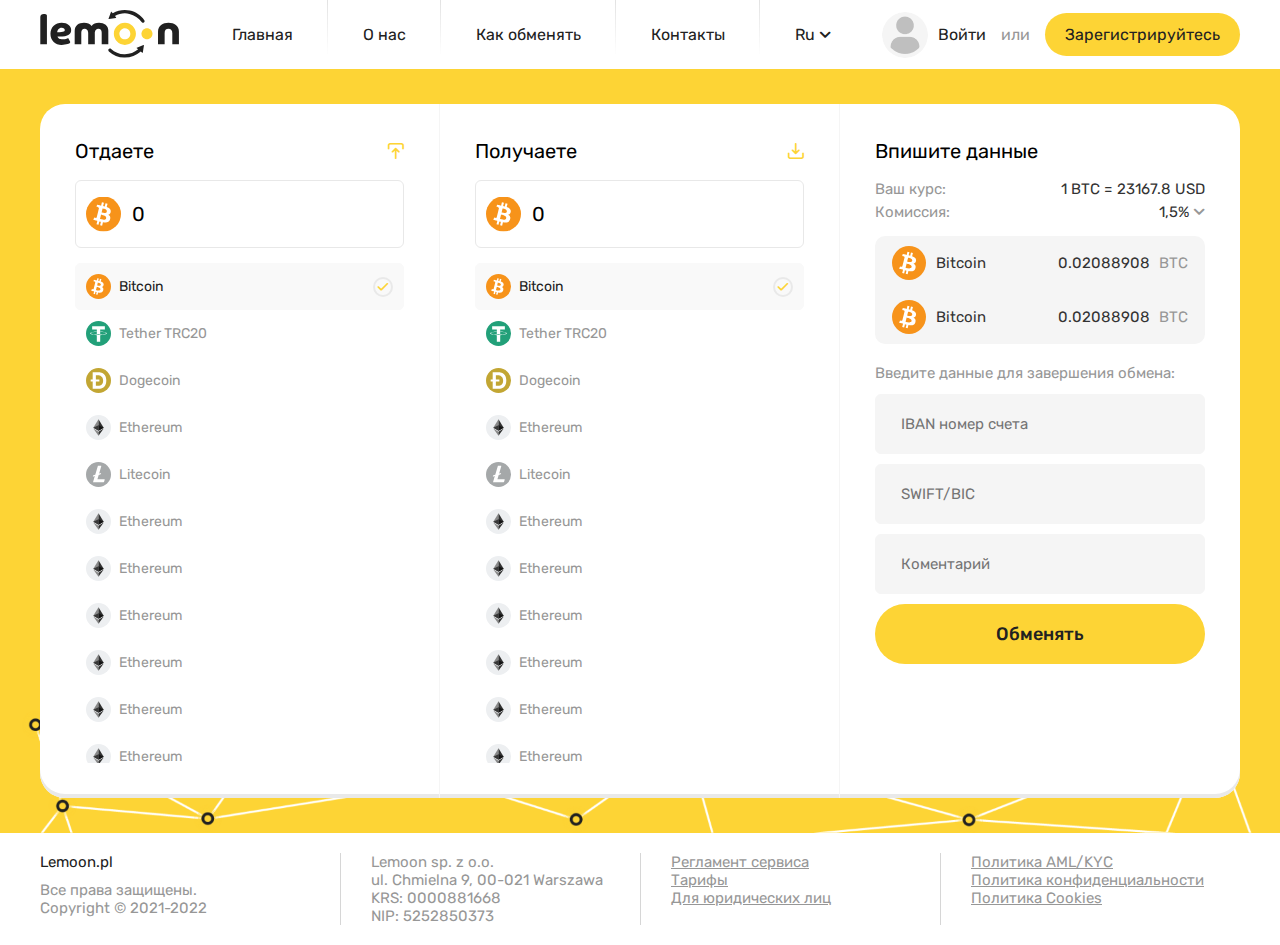
<file: index1.html>
<!DOCTYPE html>

<html lang="ru">
	<!--Заголовок страницы, контейнер для других важных данных (не отображается)-->
	<head>
		<!--Заголовок страницы-->
		<title>index</title>
		<link
			rel="icon"
			type="image/x-icon"
			sizes="192x192"
			href="img/favicon.ico"
		/>
		<!--===============================-->
		<!--Libs-->

			<!--JQ--><script src="libs/jquery.js"></script>

		<!--===============================-->
		<!--Css-->
			<link rel="stylesheet" href="css/style.css" />
		<!--===============================-->
		<meta charset="utf-8">
		<meta name="viewport" content="width=device-width">
		<meta name="format-detection" content="telephone=no">
	</head>
	<!-- Отображаемое тело страницы -->
	<body>
		<div class="wrapper">
			<header class="header">
				<div class="container">
					<div class="header__body">
						<div class="menu__icon">
							<span></span>
						</div>
						<a href="" class="header__logo">
							<img src="img/header/Logo.svg" alt="">	
						</a>
						<div data-da=".burger__wrapper, 767, last" class="header-nav">
							<a href="" class="header-nav__link hover-black-link">
								Главная
							</a>
							<a href="" class="header-nav__link hover-black-link">
								О нас
							</a>
							<a href="" class="header-nav__link hover-black-link">
								Как обменять
							</a>
							<a href="" class="header-nav__link hover-black-link">
								Контакты
							</a>
							<div data-da=".footer__body, 767, last" class="header-nav__link header-languages header-nav-language__wrapper content-header__language">
								<span class="header-nav-language header-languages__title language-content-header__button hover-black-link">
									Ru <span class="icon-pointer"></span>
								</span>
								<div class="language-content-header__list header-languages__wrapper">
									<a href="" class="language-content-header__link link-hover">
										EN
									</a>
									<a href="" class="language-content-header__link link-hover">
										RU
									</a>
								</div>
							</div>
						</div>
						<div class="header-button header-button_pc">
							<a href="#popup-to-come-in" class="header-button__link header-button__link_to-come-in popup-link ">
								<span class="header-button__img ibg">
									<img src="img/header/1.png" alt="">
								</span>
								<span>Войти</span>
							</a>
							<span>или</span>
							<a href="#popup-registration" class="header-button__link header-button__link_register popup-link button-orang-hover">
								Зарегистрируйтесь
							</a>
						</div>
						<div class="header-button header-button_mb menu__icon-logaut">
							<span class="icon-human-circle"></span>
						</div>

					</div>
					<div class="burger menu__body">
						<div class="burger__heder">
							
						</div>
						<div class="burger__wrapper">
					
						</div>
						<div class="burger__footer">
							
						</div>
					</div>
					<div class="burger burger-form">
						<div class="burger__wrapper burger__wrapper_pd-top">
							<div class="popup__title">
								<span>Войти в Личный Кабинет</span>
							</div>
							<form class="popup-form _form-validation__wrapper"> 
								<div class="popup-form__title">
									Введите ваш E-mail:
								</div>
								<div class="input__wrapper popup-form__wrapper _form-validation__body">
									<span class="icon-letter icon"></span>
									<input type="email" name="" class="input _input-placeholder input-grey _form-validation__input" data-default="Option 0" placeholder="E-mail">
								</div>
								<div class="popup-form__title">
									Пароль <a href="popup-password-recovery" class="popup-link hover-black-link">Забыли пароль?</a>
								</div>
								<div class="input__wrapper popup-form__wrapper _form-validation__body">
									<span class="icon-lock icon"></span>
									<input type="password" name="" class="input input-grey _input-placeholder input_pading-0-50-0-15 _form-validation__input" data-default="Option 0" placeholder="********************">
								</div>
								<div class="popup-text">
									Переходя в личный кабинет, вы соглашаетесь с условиями и правилами сервиса.
								</div>
					
								
								<button onclick="return false" class="popup-form__button hover-yellow-button _form-validation__button">Войти</button>
								<span class="popup-form__or">или</span>

								<a href="popup-registration" class="popup-link popup-form__button hover-grei-button _form-validation__button">Зарегистироваться</a>
							</form>
						</div>
					</div>
				</div>
			</header>
			<div class="index-calculator">
				<div class="container">
					<form class="index-calculator__body _calculator-wrapper _form-validation__wrapper">
						<div class="index-calculator__blok index-calculator-blok-list _calculator _calculator-1">
							<div class="index-calculator-blok-list__title">
								<span class="index-calculator-blok-list__title-text">
									Отдаете
								</span>
								<span class="index-calculator-blok-list__title-icon icon-pointer-top"></span>
							</div>
							<div class="index-calculator-blok__mb">
								<div class="index-calculator-blok-list__input">
									<div class="index-calculator-blok-list__input-img _calculator__IMG-1 ibg">
										<img src="img/index-calculator/5.svg" alt="" class="">
									</div>
									<input type="number" name="" class="input _input-placeholder" value="0">
									<div class="index-calculator-blok__mb-button _calculator-blok-mb__title">
										<span class="icon-pointer"></span>
									</div>
								</div>
								<div class="index-calculator-blok-list__list _calculator-blok-mb__body">
									<div class="index-calculator-blok-list__link _calculator-link _active">
										<span>
											<img src="img/index-calculator/5.svg" alt="" class="_calculator-link__img">
											<span class="index-calculator-blok-list__text">
												Bitcoin
											</span>
										</span>
										<div class="index-calculator-blok-list__icon">
											<span class="icon-jackdaw-s"></span>
										</div>
									</div>
									<div class="index-calculator-blok-list__link _calculator-link">
										<span>
											<img src="img/index-calculator/3.svg" alt="" class="_calculator-link__img">
											<span class="index-calculator-blok-list__text">
												Tether TRC20
											</span>
										</span>
										<div class="index-calculator-blok-list__icon">
											<span class="icon-jackdaw-s"></span>
										</div>
									</div>
									<div class="index-calculator-blok-list__link _calculator-link">
										<span>
											<img src="img/index-calculator/2.svg" alt="" class="_calculator-link__img">
											<span class="index-calculator-blok-list__text">
												Dogecoin
											</span>
										</span>
										<div class="index-calculator-blok-list__icon">
											<span class="icon-jackdaw-s"></span>
										</div>
									</div>
									<div class="index-calculator-blok-list__link _calculator-link">
										<span>
											<img src="img/index-calculator/4.svg" alt="" class="_calculator-link__img">
											<span class="index-calculator-blok-list__text">
												Ethereum
											</span>
										</span>
										<div class="index-calculator-blok-list__icon">
											<span class="icon-jackdaw-s"></span>
										</div>
									</div>
									<div class="index-calculator-blok-list__link _calculator-link">
										<span>
											<img src="img/index-calculator/1.svg" alt="" class="_calculator-link__img">
											<span class="index-calculator-blok-list__text">
												Litecoin
											</span>
										</span>
										<div class="index-calculator-blok-list__icon">
											<span class="icon-jackdaw-s"></span>
										</div>
									</div>
									<div class="index-calculator-blok-list__link _calculator-link">
										<span>
											<img src="img/index-calculator/4.svg" alt="" class="_calculator-link__img">
											<span class="index-calculator-blok-list__text">
												Ethereum
											</span>
										</span>
										<div class="index-calculator-blok-list__icon">
											<span class="icon-jackdaw-s"></span>
										</div>
									</div>
									<div class="index-calculator-blok-list__link _calculator-link">
										<span>
											<img src="img/index-calculator/4.svg" alt="" class="_calculator-link__img">
											<span class="index-calculator-blok-list__text">
												Ethereum
											</span>
										</span>
										<div class="index-calculator-blok-list__icon">
											<span class="icon-jackdaw-s"></span>
										</div>
									</div>
									<div class="index-calculator-blok-list__link _calculator-link">
										<span>
											<img src="img/index-calculator/4.svg" alt="" class="_calculator-link__img">
											<span class="index-calculator-blok-list__text">
												Ethereum
											</span>
										</span>
										<div class="index-calculator-blok-list__icon">
											<span class="icon-jackdaw-s"></span>
										</div>
									</div>
									<div class="index-calculator-blok-list__link _calculator-link">
										<span>
											<img src="img/index-calculator/4.svg" alt="" class="_calculator-link__img">
											<span class="index-calculator-blok-list__text">
												Ethereum
											</span>
										</span>
										<div class="index-calculator-blok-list__icon">
											<span class="icon-jackdaw-s"></span>
										</div>
									</div>
									<div class="index-calculator-blok-list__link _calculator-link">
										<span>
											<img src="img/index-calculator/4.svg" alt="" class="_calculator-link__img">
											<span class="index-calculator-blok-list__text">
												Ethereum
											</span>
										</span>
										<div class="index-calculator-blok-list__icon">
											<span class="icon-jackdaw-s"></span>
										</div>
									</div>
									<div class="index-calculator-blok-list__link _calculator-link">
										<span>
											<img src="img/index-calculator/4.svg" alt="" class="_calculator-link__img">
											<span class="index-calculator-blok-list__text">
												Ethereum
											</span>
										</span>
										<div class="index-calculator-blok-list__icon">
											<span class="icon-jackdaw-s"></span>
										</div>
									</div>
									<div class="index-calculator-blok-list__link _calculator-link">
										<span>
											<img src="img/index-calculator/4.svg" alt="" class="_calculator-link__img">
											<span class="index-calculator-blok-list__text">
												Ethereum
											</span>
										</span>
										<div class="index-calculator-blok-list__icon">
											<span class="icon-jackdaw-s"></span>
										</div>
									</div>
									<div class="index-calculator-blok-list__link _calculator-link">
										<span>
											<img src="img/index-calculator/4.svg" alt="" class="_calculator-link__img">
											<span class="index-calculator-blok-list__text">
												Ethereum
											</span>
										</span>
										<div class="index-calculator-blok-list__icon">
											<span class="icon-jackdaw-s"></span>
										</div>
									</div>
									<div class="index-calculator-blok-list__link _calculator-link">
										<span>
											<img src="img/index-calculator/4.svg" alt="" class="_calculator-link__img">
											<span class="index-calculator-blok-list__text">
												Ethereum
											</span>
										</span>
										<div class="index-calculator-blok-list__icon">
											<span class="icon-jackdaw-s"></span>
										</div>
									</div>
									<div class="index-calculator-blok-list__link _calculator-link">
										<span>
											<img src="img/index-calculator/4.svg" alt="" class="_calculator-link__img">
											<span class="index-calculator-blok-list__text">
												Ethereum
											</span>
										</span>
										<div class="index-calculator-blok-list__icon">
											<span class="icon-jackdaw-s"></span>
										</div>
									</div>
									<div class="index-calculator-blok-list__link _calculator-link">
										<span>
											<img src="img/index-calculator/4.svg" alt="" class="_calculator-link__img">
											<span class="index-calculator-blok-list__text">
												Ethereum
											</span>
										</span>
										<div class="index-calculator-blok-list__icon">
											<span class="icon-jackdaw-s"></span>
										</div>
									</div>
									<div class="index-calculator-blok-list__link _calculator-link">
										<span>
											<img src="img/index-calculator/4.svg" alt="" class="_calculator-link__img">
											<span class="index-calculator-blok-list__text">
												Ethereum
											</span>
										</span>
										<div class="index-calculator-blok-list__icon">
											<span class="icon-jackdaw-s"></span>
										</div>
									</div>
								</div>
							</div>
						</div>
						<div class="index-calculator__blok index-calculator-blok-list _calculator _calculator-2">
							<div class="index-calculator-blok-list__title">
								<span class="index-calculator-blok-list__title-text">
									Получаете
								</span>
								<span class="index-calculator-blok-list__title-icon icon-pointer-botom"></span>
							</div>
							<div class="index-calculator-blok__mb">
								<div class="index-calculator-blok-list__input">
									<div class="index-calculator-blok-list__input-img _calculator__IMG-1 ibg">
										<img src="img/index-calculator/5.svg" alt="" class="">
									</div>
									<input type="number" name="" class="input _input-placeholder" value="0">
									<div class="index-calculator-blok__mb-button _calculator-blok-mb__title">
										<span class="icon-pointer"></span>
									</div>
								</div>
								<div class="index-calculator-blok-list__list _calculator-blok-mb__body">
									<div class="index-calculator-blok-list__link _calculator-link _active">
										<span>
											<img src="img/index-calculator/5.svg" alt="" class="_calculator-link__img">
											<span class="index-calculator-blok-list__text">
												Bitcoin
											</span>
										</span>
										<div class="index-calculator-blok-list__icon">
											<span class="icon-jackdaw-s"></span>
										</div>
									</div>
									<div class="index-calculator-blok-list__link _calculator-link">
										<span>
											<img src="img/index-calculator/3.svg" alt="" class="_calculator-link__img">
											<span class="index-calculator-blok-list__text">
												Tether TRC20
											</span>
										</span>
										<div class="index-calculator-blok-list__icon">
											<span class="icon-jackdaw-s"></span>
										</div>
									</div>
									<div class="index-calculator-blok-list__link _calculator-link">
										<span>
											<img src="img/index-calculator/2.svg" alt="" class="_calculator-link__img">
											<span class="index-calculator-blok-list__text">
												Dogecoin
											</span>
										</span>
										<div class="index-calculator-blok-list__icon">
											<span class="icon-jackdaw-s"></span>
										</div>
									</div>
									<div class="index-calculator-blok-list__link _calculator-link">
										<span>
											<img src="img/index-calculator/4.svg" alt="" class="_calculator-link__img">
											<span class="index-calculator-blok-list__text">
												Ethereum
											</span>
										</span>
										<div class="index-calculator-blok-list__icon">
											<span class="icon-jackdaw-s"></span>
										</div>
									</div>
									<div class="index-calculator-blok-list__link _calculator-link">
										<span>
											<img src="img/index-calculator/1.svg" alt="" class="_calculator-link__img">
											<span class="index-calculator-blok-list__text">
												Litecoin
											</span>
										</span>
										<div class="index-calculator-blok-list__icon">
											<span class="icon-jackdaw-s"></span>
										</div>
									</div>
									<div class="index-calculator-blok-list__link _calculator-link">
										<span>
											<img src="img/index-calculator/4.svg" alt="" class="_calculator-link__img">
											<span class="index-calculator-blok-list__text">
												Ethereum
											</span>
										</span>
										<div class="index-calculator-blok-list__icon">
											<span class="icon-jackdaw-s"></span>
										</div>
									</div>
									<div class="index-calculator-blok-list__link _calculator-link">
										<span>
											<img src="img/index-calculator/4.svg" alt="" class="_calculator-link__img">
											<span class="index-calculator-blok-list__text">
												Ethereum
											</span>
										</span>
										<div class="index-calculator-blok-list__icon">
											<span class="icon-jackdaw-s"></span>
										</div>
									</div>
									<div class="index-calculator-blok-list__link _calculator-link">
										<span>
											<img src="img/index-calculator/4.svg" alt="" class="_calculator-link__img">
											<span class="index-calculator-blok-list__text">
												Ethereum
											</span>
										</span>
										<div class="index-calculator-blok-list__icon">
											<span class="icon-jackdaw-s"></span>
										</div>
									</div>
									<div class="index-calculator-blok-list__link _calculator-link">
										<span>
											<img src="img/index-calculator/4.svg" alt="" class="_calculator-link__img">
											<span class="index-calculator-blok-list__text">
												Ethereum
											</span>
										</span>
										<div class="index-calculator-blok-list__icon">
											<span class="icon-jackdaw-s"></span>
										</div>
									</div>
									<div class="index-calculator-blok-list__link _calculator-link">
										<span>
											<img src="img/index-calculator/4.svg" alt="" class="_calculator-link__img">
											<span class="index-calculator-blok-list__text">
												Ethereum
											</span>
										</span>
										<div class="index-calculator-blok-list__icon">
											<span class="icon-jackdaw-s"></span>
										</div>
									</div>
									<div class="index-calculator-blok-list__link _calculator-link">
										<span>
											<img src="img/index-calculator/4.svg" alt="" class="_calculator-link__img">
											<span class="index-calculator-blok-list__text">
												Ethereum
											</span>
										</span>
										<div class="index-calculator-blok-list__icon">
											<span class="icon-jackdaw-s"></span>
										</div>
									</div>
									<div class="index-calculator-blok-list__link _calculator-link">
										<span>
											<img src="img/index-calculator/4.svg" alt="" class="_calculator-link__img">
											<span class="index-calculator-blok-list__text">
												Ethereum
											</span>
										</span>
										<div class="index-calculator-blok-list__icon">
											<span class="icon-jackdaw-s"></span>
										</div>
									</div>
									<div class="index-calculator-blok-list__link _calculator-link">
										<span>
											<img src="img/index-calculator/4.svg" alt="" class="_calculator-link__img">
											<span class="index-calculator-blok-list__text">
												Ethereum
											</span>
										</span>
										<div class="index-calculator-blok-list__icon">
											<span class="icon-jackdaw-s"></span>
										</div>
									</div>
									<div class="index-calculator-blok-list__link _calculator-link">
										<span>
											<img src="img/index-calculator/4.svg" alt="" class="_calculator-link__img">
											<span class="index-calculator-blok-list__text">
												Ethereum
											</span>
										</span>
										<div class="index-calculator-blok-list__icon">
											<span class="icon-jackdaw-s"></span>
										</div>
									</div>
									<div class="index-calculator-blok-list__link _calculator-link">
										<span>
											<img src="img/index-calculator/4.svg" alt="" class="_calculator-link__img">
											<span class="index-calculator-blok-list__text">
												Ethereum
											</span>
										</span>
										<div class="index-calculator-blok-list__icon">
											<span class="icon-jackdaw-s"></span>
										</div>
									</div>
									<div class="index-calculator-blok-list__link _calculator-link">
										<span>
											<img src="img/index-calculator/4.svg" alt="" class="_calculator-link__img">
											<span class="index-calculator-blok-list__text">
												Ethereum
											</span>
										</span>
										<div class="index-calculator-blok-list__icon">
											<span class="icon-jackdaw-s"></span>
										</div>
									</div>
									<div class="index-calculator-blok-list__link _calculator-link">
										<span>
											<img src="img/index-calculator/4.svg" alt="" class="_calculator-link__img">
											<span class="index-calculator-blok-list__text">
												Ethereum
											</span>
										</span>
										<div class="index-calculator-blok-list__icon">
											<span class="icon-jackdaw-s"></span>
										</div>
									</div>
								</div>
							</div>
						</div>
						<div class="index-calculator__blok index-calculator-blok-form">
							<div class="index-calculator-blok-list__title">
								<span class="index-calculator-blok-list__title-text">
									Впишите данные
								</span>
							</div>
							<div class="index-calculator-blok-form__well">
								<span class="index-calculator-blok-form__well-title">
									Ваш курс:
								</span>
								<span class="index-calculator-blok-form__well-values">
									1 BTC = 23167.8 USD
								</span>
							</div>
							<div class="index-calculator-blok-form__commission calculator-form-commission">
								<span class="index-calculator-blok-form__commission-title">
									Комиссия:
								</span>
								<span class="index-calculator-blok-form__commission-values">
									1,5% <span class="icon-pointer"></span>
								</span>
								<div class="calculator-form-commission__body">
									<div class="calculator-form-commission__item commission-item">
										<div class="commission-item__left">
											от 500 USD
										</div>
										<div class="commission-item__right">
											10%
										</div>
									</div>
									<div class="calculator-form-commission__item commission-item">
										<div class="commission-item__left">
											от 1000 USD
										</div>
										<div class="commission-item__right">
											8%
										</div>
									</div>
									<div class="calculator-form-commission__item commission-item">
										<div class="commission-item__left">
											от 2000 USD
										</div>
										<div class="commission-item__right">
											6%
										</div>
									</div>
									<div class="calculator-form-commission__item commission-item">
										<div class="commission-item__left">
											от 3000 USD
										</div>
										<div class="commission-item__right">
											5%
										</div>
									</div>
									<div class="calculator-form-commission__item commission-item">
										<div class="commission-item__left">
											от 5000 USD
										</div>
										<div class="commission-item__right">
											4%
										</div>
									</div>
									<div class="calculator-form-commission__item commission-item active">
										<div class="commission-item__left">
											от 20000 USD
										</div>
										<div class="commission-item__right">
											2%
										</div>
									</div>
									<div class="calculator-form-commission__item commission-item">
										<div class="commission-item__left">
											от 50000 USD
										</div>
										<div class="commission-item__right">
											1,5%
										</div>
									</div>
								</div>
							</div>
							<div class="index-calculator-current-values">
								<div class="index-calculator-current-values__blok">
									<span class="index-calculator-current-values__left">
										<div class="calculator-wrapper__IMG _calculator-wrapper__IMG-1 ibg">
											<img src="img/index-calculator/5.svg" alt="">
										</div>
										<span class="_calculator-wrapper__TEXT-1">
											Bitcoin
										</span>
									</span>
									<span class="index-calculator-current-values__right">
										<span class="index-calculator-current-values__number">
											0.02088908
										</span>
										<span class="index-calculator-current-values__text">
											BTC
										</span>
									</span>
								</div>
								<div class="index-calculator-current-values__blok">
									<span class="index-calculator-current-values__left">
										<div class="calculator-wrapper__IMG _calculator-wrapper__IMG-2 ibg">
											<img src="img/index-calculator/5.svg" alt="">
										</div>
										<span class="_calculator-wrapper__TEXT-2">
											Bitcoin
										</span>
									</span>
									<span class="index-calculator-current-values__right">
										<span class="index-calculator-current-values__number">
											0.02088908
										</span>
										<span class="index-calculator-current-values__text">
											BTC
										</span>
									</span>
								</div>
							</div>
							<div class="index-calculator-blok-form-wrapper">
								<div class="index-calculator-blok-form-wrapper__title">
									Введите данные для завершения обмена:
								</div>
								<div class="index-calculator-blok-form-wrapper__input _form-validation__body">
									<input type="" placeholder="IBAN номер счета" class="input _input-placeholder _form-validation__input">
								</div>
								<div class="index-calculator-blok-form-wrapper__input _form-validation__body">
									<input type="" placeholder="SWIFT/BIC" class="input _input-placeholder _form-validation__input">
								</div>
								<div class="index-calculator-blok-form-wrapper__input _form-validation__body">
									<input type="" placeholder="Коментарий" class="input _input-placeholder _form-validation__input">
								</div>
								<button onclick="return false" class="index-calculator-blok-form-wrapper__button _form-validation__button button-orang-hover">
									Обменять
								</button>
							</div>
						</div>
					</form>
				</div>
			</div>
			<footer class="footer">
				<img src="img/Line.png" alt="" class="footer-line">
				<div class="container">
					<div class="footer__body">
						<div class="footer-text">
							<div class="footer-text__title">
								Lemoon.pl
							</div>
							<div class="footer-text__content">
								Все права защищены. <br>
								<span>Copyright © 2021-2022</span>
							</div>
						</div>
						<div data-da=".burger__wrapper, 767, last" class="footer__content">
							<div class="footer__blok footer-blok">
								<span data-da=".burger__footer, 767, last" class="footer-blok__text">
									<span>Lemoon sp. z o.o.</span>
									<span>ul. Chmielna 9, 00-021 Warszawa </span>
									<span>KRS: 0000881668 </span>
									<span>NIP: 5252850373</span>
								</span>
							</div>
							<div class="footer__blok footer-blok">
								<div class="footer-blok__link">
									<a href="" class="hover-black-link">Регламент сервиса</a>
								</div>
								<div class="footer-blok__link">
									<a href="" class="hover-black-link">Тарифы</a>
								</div>
								<div class="footer-blok__link">
									<a href="" class="hover-black-link">Для юридических лиц</a>
								</div>
							</div>
							<div class="footer__blok footer-blok">
								<div class="footer-blok__link">
									<a href="" class="hover-black-link">Политика AML/KYC</a>
								</div>
								<div class="footer-blok__link">
									<a href="" class="hover-black-link">Политика конфиденциальности</a>
								</div>
								<div class="footer-blok__link">
									<a href="" class="hover-black-link">Политика Cookies</a>
								</div>
							</div>
						</div>
					</div>
				</div>
			</footer>
			<!--<div class="popup" id="popup-registration">
				<div class="popup__body">
					<div class="popup__content">
						<div class="popup__title">
							<span>Регистрация</span>

							<a href="#" class="popup__close close-popup">
								<span></span>
							</a>
						</div>
						<form class="popup-form _form-validation__wrapper"> 
							<div class="popup-form__title">
								Логин
							</div>
							<div class="input__wrapper popup-form__wrapper _form-validation__body">
								<span class="icon-human icon"></span>
								<input type="text" name="" class="input _input-placeholder input-grey _form-validation__input" data-default="Option 0">
							</div>
							<div class="popup-form__title">
								E-mail:
							</div>
							<div class="input__wrapper popup-form__wrapper _form-validation__body">
								<span class="icon-email icon"></span>
								<input type="email" name="" class="input _input-placeholder input-grey _form-validation__input" data-default="Option 0">
							</div>
							<div class="popup-form__title">
								Пароль <a href="popup-password-recovery" class="popup-link hover-black-link">Забыли пароль?</a>
							</div>
							<div class="input__wrapper popup-form__wrapper _form-validation__body">
								<span class="icon-lock icon"></span>
								<input type="password" name="" class="input input-grey _input-placeholder input_pading-0-50-0-15 _form-validation__input" data-default="Option 0" placeholder="********************">
							</div>
							<div class="popup-form__title">
								Пароль
							</div>
							<div class="input__wrapper popup-form__wrapper _form-validation__body">
								<span class="icon-lock icon"></span>
								<input type="password" name="" class="input _input-placeholder input-grey _form-validation__input" data-default="Option 0">
							</div>
							<div class="popup-form__title">
								Пароль еще раз
							</div>
							<div class="input__wrapper popup-form__wrapper _form-validation__body">
								<span class="icon-lock icon"></span>
								<input type="password" name="" class="input _input-placeholder input-grey _form-validation__input" data-default="Option 0">
							</div>
							<div class="input-checkbox input-checkbox_margin-20px _form-validation__body">
								<input type="checkbox" id="popup-checkbox-1" class="_form-validation__input"> 
								<label for="popup-checkbox-1">С правилами сервиса ознакомлен и согласен</label>
							</div>
							<button onclick="return false" class="popup-form__button hover-yellow-button _form-validation__button">Зарегистрироваться</button>
						</form>
					</div>
				</div>
			</div>-->
			<div class="popup " id="popup-to-come-in">
				<div class="popup__body">
					<div class="popup__content">

						<div class="popup__title">
							<span>Войти в Lemoon</span>

							<a href="#" class="popup__close close-popup">
								<span></span>
							</a>
						</div>
						<form class="popup-form _form-validation__wrapper"> 
							<div class="popup-form__title">
								Введите ваш E-mail:<a href="popup-registration" class="popup-link hover-black-link">Регистрация</a>
							</div>
							<div class="input__wrapper popup-form__wrapper _form-validation__body">
								<span class="icon-letter icon"></span>
								<input type="email" name="" class="input _input-placeholder input-grey _form-validation__input" data-default="Option 0" placeholder="E-mail">
							</div>
							<div class="popup-form__title">
								Введите ваш пароль:<a href="popup-password-recovery" class="popup-link hover-black-link">Забыли пароль?</a>
							</div>
							<div class="input__wrapper popup-form__wrapper _form-validation__body">
								<span class="icon-lock icon"></span>
								<input type="password" name="" class="input input-grey _input-placeholder input_pading-0-50-0-15 _form-validation__input" data-default="Option 0" placeholder="********************">
							</div>
							<button onclick="return false" class="popup-form__button hover-yellow-button _form-validation__button">Зарегистрироваться</button>
						</form>
					</div>
				</div>
			</div>
			<div class="popup" id="popup-password-recovery">
				<div class="popup__body">
					<div class="popup__content">

						<div class="popup__title">
							<span>Восстановление пароля</span>

							<a href="#" class="popup__close close-popup">
								<span></span>
							</a>
						</div>
						<form class="popup-form _form-validation__wrapper"> 
							<div class="popup-form__title">
								Введите ваш E-mail:<a href="popup-registration" class="popup-link hover-black-link">Регистрация</a>
							</div>
							<div class="input__wrapper popup-form__wrapper _form-validation__body">
								<span class="icon-letter icon"></span>
								<input type="email" name="" class="input _input-placeholder input-grey _form-validation__input" data-default="Option 0" placeholder="E-mail">
							</div>
							<button onclick="return false" class="popup-form__button hover-yellow-button _form-validation__button">Восстановить</button>
						</form>
					</div>
				</div>
			</div>
			<div class="popup" id="popup-new-password">
				<div class="popup__body">
					<div class="popup__content">

						<div class="popup__title">
							<span>Новый пароль</span>

							<a href="#" class="popup__close close-popup">
								<span></span>
							</a>
						</div>
						<form class="popup-form _form-validation__wrapper"> 
							<div class="popup-form__title">
								Придумайте пароль:
							</div>
							<div class="input__wrapper popup-form__wrapper _form-validation__body">
								<span class="icon-lock icon"></span>
								<input type="password" name="" class="input input-grey _input-placeholder input_pading-0-50-0-15 _form-validation__input" data-default="Option 0" placeholder="********************">
							</div>
							<div class="popup-form__title">
								Повторите ввод пароля
							</div>
							<div class="input__wrapper popup-form__wrapper _form-validation__body">
								<span class="icon-lock icon"></span>
								<input type="password" name="" class="input input-grey _input-placeholder input_pading-0-50-0-15 _form-validation__input" data-default="Option 0" placeholder="********************">
							</div>
							<button onclick="return false" class="popup-form__button hover-yellow-button _form-validation__button">Сохарнить пароль</button>
						</form>
					</div>
				</div>
			</div>
			<div class="popup" id="popup-registration">
				<div class="popup__body">
					<div class="popup__content">

						<div class="popup__title">
							<span>Регистрация</span>

							<a href="#" class="popup__close close-popup">
								<span></span>
							</a>
						</div>
						<form class="popup-form _form-validation__wrapper"> 
							<div class="popup-form__title">
								Ваше ФИО латинскими буквами:
							</div>
							<div class="input__wrapper popup-form__wrapper _form-validation__body">
								<span class="icon-human icon"></span>
								<input type="text" name="" class="input _input-placeholder input-grey _form-validation__input" data-default="Option 0" placeholder="Popov Ivan Petrovich">
							</div>
							<div class="popup-form__title">
								Введите номер телефона:
							</div>
							<div class="input__wrapper popup-form__wrapper _form-validation__body">
								<span class="icon-telephone icon"></span>
								<input type="text" name="" class="input _input-placeholder input-grey _form-validation__input" data-default="Option 0" placeholder="380987654321">
							</div>
							<div class="popup-form__title">
								Ваш E-mail:
							</div>
							<div class="input__wrapper popup-form__wrapper _form-validation__body">
								<span class="icon-letter icon"></span>
								<input type="email" name="" class="input _input-placeholder input-grey _form-validation__input" data-default="Option 0" placeholder="E-mail">
							</div>
							<div class="popup-form__title">
								Ваш телеграм:
							</div>
							<div class="input__wrapper popup-form__wrapper _form-validation__body">
								<span class="icon-telegram icon"></span>
								<input type="text" name="" class="input _input-placeholder input-grey _form-validation__input" data-default="Option 0" placeholder="Ваш телеграм">
							</div>
							<div class="popup-form__title">
								Придумайте пароль:
							</div>
							<div class="input__wrapper popup-form__wrapper _form-validation__body">
								<span class="icon-lock icon"></span>
								<input type="password" name="" class="input _input-placeholder input-grey _form-validation__input" data-default="Option 0" placeholder="********************">
							</div>
							<div class="popup-form__title">
								Повторите ввод пароля
							</div>
							<div class="input__wrapper popup-form__wrapper _form-validation__body">
								<span class="icon-lock icon"></span>
								<input type="password" name="" class="input _input-placeholder input-grey _form-validation__input" data-default="Option 0" placeholder="********************">
							</div>
							<div class="input-checkbox input-checkbox_margin-20px _form-validation__body">
								<input type="checkbox" id="popup-checkbox-2" class="_form-validation__input"> 
								<label for="popup-checkbox-2">Регламентом Сервиса и Тарифами</label>
							</div>
							<div class="input-checkbox input-checkbox_margin-20px _form-validation__body">
								<input type="checkbox" id="popup-checkbox-3" class="_form-validation__input"> 
								<label for="popup-checkbox-3">Политикой Конфиденциальности и политикой Cookies</label>
							</div>
							<div class="input-checkbox input-checkbox_margin-20px _form-validation__body">
								<input type="checkbox" id="popup-checkbox-4" class="_form-validation__input"> 
								<label for="popup-checkbox-4">Политикой AML/KYC</label>
							</div>
							<button onclick="return false" class="popup-form__button hover-yellow-button _form-validation__button">Зарегистрироваться</button>
						</form>
					</div>
				</div>
			</div>
			<div class="popup" id="popup-password-recovery2">
				<div class="popup__body">
					<div class="popup__content">

						<div class="popup__title">
							<span>Восстановление пароля</span>

							<a href="#" class="popup__close close-popup">
								<span></span>
							</a>
						</div>
						<div class="popup-img-text">
							<div class="popup-img-text__img">
								<img src="img/popup/1.png" alt="">
							</div>
							<div class="popup-img-text__text">
								<p>
									На указанную вами почту выслано письмо с дальнейшими инструкциями.
								</p>
								<p>
									Для завершения восстановления пароля перейдите по ссылке, указанной в письме.
								</p>
							</div>
						</div>
					</div>
				</div>
			</div>
		</div>
		<script src="js/custom.js"></script>
	</body>
</html>
</file>
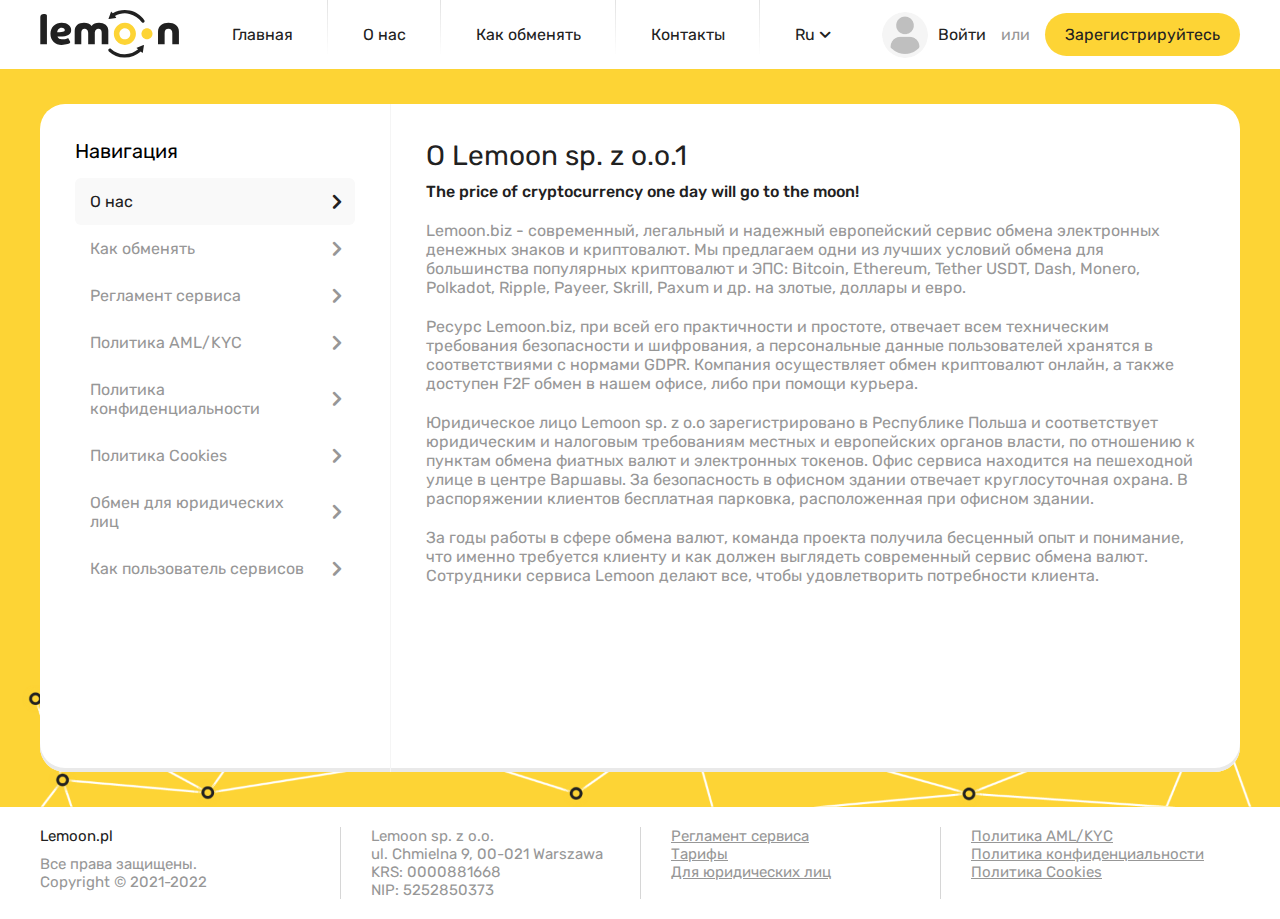
<file: navigation.html>
<!DOCTYPE html>

<html lang="ru">
	<!--Заголовок страницы, контейнер для других важных данных (не отображается)-->
	<head>
		<!--Заголовок страницы-->
		<title>navigation</title>
		<link
			rel="icon"
			type="image/x-icon"
			sizes="192x192"
			href="img/favicon.ico"
		/>
		<!--===============================-->
		<!--Libs-->

			<!--JQ--><script src="libs/jquery.js"></script>

		<!--===============================-->
		<!--Css-->
			<link rel="stylesheet" href="css/style.css" />
		<!--===============================-->
		<meta charset="utf-8">
		<meta name="viewport" content="width=device-width">
		<meta name="format-detection" content="telephone=no">
	</head>
	<!-- Отображаемое тело страницы -->
	<body>
		<div class="wrapper">
			<header class="header">
				<div class="container">
					<div class="header__body">
						<div class="menu__icon">
							<span></span>
						</div>
						<a href="" class="header__logo">
							<img src="img/header/Logo.svg" alt="">	
						</a>
						<div data-da=".burger__wrapper, 767, last" class="header-nav">
							<a href="" class="header-nav__link hover-black-link">
								Главная
							</a>
							<a href="" class="header-nav__link hover-black-link">
								О нас
							</a>
							<a href="" class="header-nav__link hover-black-link">
								Как обменять
							</a>
							<a href="" class="header-nav__link hover-black-link">
								Контакты
							</a>
							<div data-da=".footer__body, 767, last" class="header-nav__link header-languages header-nav-language__wrapper content-header__language">
								<span class="header-nav-language header-languages__title language-content-header__button hover-black-link">
									Ru <span class="icon-pointer"></span>
								</span>
								<div class="language-content-header__list header-languages__wrapper">
									<a href="" class="language-content-header__link link-hover">
										EN
									</a>
									<a href="" class="language-content-header__link link-hover">
										RU
									</a>
								</div>
							</div>
						</div>
						<div class="header-button header-button_pc">
							<a href="#popup-to-come-in" class="header-button__link header-button__link_to-come-in popup-link ">
								<span class="header-button__img ibg">
									<img src="img/header/1.png" alt="">
								</span>
								<span>Войти</span>
							</a>
							<span>или</span>
							<a href="#popup-registration" class="header-button__link header-button__link_register popup-link button-orang-hover">
								Зарегистрируйтесь
							</a>
						</div>
						<div class="header-button header-button_mb menu__icon-logaut">
							<span class="icon-human-circle"></span>
						</div>

					</div>
					<div class="burger menu__body">
						<div class="burger__heder">
							
						</div>
						<div class="burger__wrapper">
					
						</div>
						<div class="burger__footer">
							
						</div>
					</div>
					<div class="burger burger-form">
						<div class="burger__wrapper burger__wrapper_pd-top">
							<div class="popup__title">
								<span>Войти в Личный Кабинет</span>
							</div>
							<form class="popup-form _form-validation__wrapper"> 
								<div class="popup-form__title">
									Введите ваш E-mail:
								</div>
								<div class="input__wrapper popup-form__wrapper _form-validation__body">
									<span class="icon-letter icon"></span>
									<input type="email" name="" class="input _input-placeholder input-grey _form-validation__input" data-default="Option 0" placeholder="E-mail">
								</div>
								<div class="popup-form__title">
									Пароль <a href="popup-password-recovery" class="popup-link hover-black-link">Забыли пароль?</a>
								</div>
								<div class="input__wrapper popup-form__wrapper _form-validation__body">
									<span class="icon-lock icon"></span>
									<input type="password" name="" class="input input-grey _input-placeholder input_pading-0-50-0-15 _form-validation__input" data-default="Option 0" placeholder="********************">
								</div>
								<div class="popup-text">
									Переходя в личный кабинет, вы соглашаетесь с условиями и правилами сервиса.
								</div>
					
								
								<button onclick="return false" class="popup-form__button hover-yellow-button _form-validation__button">Войти</button>
								<span class="popup-form__or">или</span>

								<a href="popup-registration" class="popup-link popup-form__button hover-grei-button _form-validation__button">Зарегистироваться</a>
							</form>
						</div>
					</div>
				</div>
			</header>
			<div class="navigation">
				<div class="container">
					<div class="navigation__body _tab">
						<div class="navigation-nav _tab-link-body">
							<div class="navigation-nav__title">
								Навигация
							</div>
							<a href="#_tab-body1" onclick="return false" class="navigation-nav__link _tab-link active">
								О нас
								<span class="icon-pointer"></span>
							</a>
							<a href="#_tab-body2" onclick="return false" class="navigation-nav__link _tab-link">
								Как обменять
								<span class="icon-pointer"></span>
							</a>
							<a href="#_tab-body3" onclick="return false" class="navigation-nav__link _tab-link">
								Регламент сервиса
								<span class="icon-pointer"></span>
							</a>
							<a href="#_tab-body4" onclick="return false" class="navigation-nav__link _tab-link">
								Политика AML/KYC
								<span class="icon-pointer"></span>
							</a>
							<a href="#_tab-body5" onclick="return false" class="navigation-nav__link _tab-link">
								Политика конфиденциальности
								<span class="icon-pointer"></span>
							</a>
							<a href="#_tab-body6" onclick="return false" class="navigation-nav__link _tab-link">
								Политика Cookies
								<span class="icon-pointer"></span>
							</a>
							<a href="#_tab-body7" onclick="return false" class="navigation-nav__link _tab-link">
								Обмен для юридических лиц
								<span class="icon-pointer"></span>
							</a>
							<a href="#_tab-body8" onclick="return false" class="navigation-nav__link _tab-link">
								Как пользователь сервисов
								<span class="icon-pointer"></span>
							</a>
						</div>
						<div class="navigation-wrapper">
							<div class="_tab-body navigation-wrapper__body" id="_tab-body1">
								<div class="navigation-wrapper__title">
									О Lemoon sp. z o.o.1
								</div>
								<div class="navigation-wrapper__sub-title">
									The price of сryptocurrency one day will go to the moon!
								</div>
								<p class="navigation-wrapper__text">
									Lemoon.biz - современный, легальный и надежный европейский сервис обмена электронных денежных знаков и криптовалют. Мы предлагаем одни из лучших условий обмена для большинства популярных криптовалют и ЭПС: Bitcoin, Ethereum, Tether USDT, Dash, Monero, Polkadot, Ripple, Payeer, Skrill, Paxum и др. на злотые, доллары и евро.
								</p>
								<p class="navigation-wrapper__text">
									Ресурс Lemoon.biz, при всей его практичности и простоте, отвечает всем техническим требования безопасности и шифрования, а персональные данные пользователей хранятся в соответствиями с нормами GDPR. Компания осуществляет обмен криптовалют онлайн, а также доступен F2F обмен в нашем офисе, либо при помощи курьера.
								</p>
								<p class="navigation-wrapper__text">
									Юридическое лицо Lemoon sp. z o.o зарегистрировано в Республике Польша и соответствует юридическим и налоговым требованиям местных и европейских органов власти, по отношению к пунктам обмена фиатных валют и электронных токенов. Офис сервиса находится на пешеходной улице в центре Варшавы. За безопасность в офисном здании отвечает круглосуточная охрана. В распоряжении клиентов бесплатная парковка, расположенная при офисном здании.
								</p>
								<p class="navigation-wrapper__text">
									За годы работы в сфере обмена валют, команда проекта получила бесценный опыт и понимание, что именно требуется клиенту и как должен выглядеть современный сервис обмена валют. Сотрудники сервиса Lemoon делают все, чтобы удовлетворить потребности клиента.
								</p>
							</div>
							<div class="_tab-body navigation-wrapper__body hide" id="_tab-body2">
								<div class="navigation-wrapper__title">
									О Lemoon sp. z o.o.2
								</div>
								<div class="navigation-wrapper__sub-title">
									The price of сryptocurrency one day will go to the moon!
								</div>
								<p class="navigation-wrapper__text">
									Lemoon.biz - современный, легальный и надежный европейский сервис обмена электронных денежных знаков и криптовалют. Мы предлагаем одни из лучших условий обмена для большинства популярных криптовалют и ЭПС: Bitcoin, Ethereum, Tether USDT, Dash, Monero, Polkadot, Ripple, Payeer, Skrill, Paxum и др. на злотые, доллары и евро.
								</p>
								<p class="navigation-wrapper__text">
									Ресурс Lemoon.biz, при всей его практичности и простоте, отвечает всем техническим требования безопасности и шифрования, а персональные данные пользователей хранятся в соответствиями с нормами GDPR. Компания осуществляет обмен криптовалют онлайн, а также доступен F2F обмен в нашем офисе, либо при помощи курьера.
								</p>
								<p class="navigation-wrapper__text">
									Юридическое лицо Lemoon sp. z o.o зарегистрировано в Республике Польша и соответствует юридическим и налоговым требованиям местных и европейских органов власти, по отношению к пунктам обмена фиатных валют и электронных токенов. Офис сервиса находится на пешеходной улице в центре Варшавы. За безопасность в офисном здании отвечает круглосуточная охрана. В распоряжении клиентов бесплатная парковка, расположенная при офисном здании.
								</p>
								<p class="navigation-wrapper__text">
									За годы работы в сфере обмена валют, команда проекта получила бесценный опыт и понимание, что именно требуется клиенту и как должен выглядеть современный сервис обмена валют. Сотрудники сервиса Lemoon делают все, чтобы удовлетворить потребности клиента.
								</p>
							</div>
							<div class="_tab-body navigation-wrapper__body hide" id="_tab-body3">
								<div class="navigation-wrapper__title">
									О Lemoon sp. z o.o.3
								</div>
								<div class="navigation-wrapper__sub-title">
									The price of сryptocurrency one day will go to the moon!
								</div>
								<p class="navigation-wrapper__text">
									Lemoon.biz - современный, легальный и надежный европейский сервис обмена электронных денежных знаков и криптовалют. Мы предлагаем одни из лучших условий обмена для большинства популярных криптовалют и ЭПС: Bitcoin, Ethereum, Tether USDT, Dash, Monero, Polkadot, Ripple, Payeer, Skrill, Paxum и др. на злотые, доллары и евро.
								</p>
								<p class="navigation-wrapper__text">
									Ресурс Lemoon.biz, при всей его практичности и простоте, отвечает всем техническим требования безопасности и шифрования, а персональные данные пользователей хранятся в соответствиями с нормами GDPR. Компания осуществляет обмен криптовалют онлайн, а также доступен F2F обмен в нашем офисе, либо при помощи курьера.
								</p>
								<p class="navigation-wrapper__text">
									Юридическое лицо Lemoon sp. z o.o зарегистрировано в Республике Польша и соответствует юридическим и налоговым требованиям местных и европейских органов власти, по отношению к пунктам обмена фиатных валют и электронных токенов. Офис сервиса находится на пешеходной улице в центре Варшавы. За безопасность в офисном здании отвечает круглосуточная охрана. В распоряжении клиентов бесплатная парковка, расположенная при офисном здании.
								</p>
								<p class="navigation-wrapper__text">
									За годы работы в сфере обмена валют, команда проекта получила бесценный опыт и понимание, что именно требуется клиенту и как должен выглядеть современный сервис обмена валют. Сотрудники сервиса Lemoon делают все, чтобы удовлетворить потребности клиента.
								</p>
							</div>
							<div class="_tab-body navigation-wrapper__body hide" id="_tab-body4">
								<div class="navigation-wrapper__title">
									О Lemoon sp. z o.o.4
								</div>
								<div class="navigation-wrapper__sub-title">
									The price of сryptocurrency one day will go to the moon!
								</div>
								<p class="navigation-wrapper__text">
									Lemoon.biz - современный, легальный и надежный европейский сервис обмена электронных денежных знаков и криптовалют. Мы предлагаем одни из лучших условий обмена для большинства популярных криптовалют и ЭПС: Bitcoin, Ethereum, Tether USDT, Dash, Monero, Polkadot, Ripple, Payeer, Skrill, Paxum и др. на злотые, доллары и евро.
								</p>
								<p class="navigation-wrapper__text">
									Ресурс Lemoon.biz, при всей его практичности и простоте, отвечает всем техническим требования безопасности и шифрования, а персональные данные пользователей хранятся в соответствиями с нормами GDPR. Компания осуществляет обмен криптовалют онлайн, а также доступен F2F обмен в нашем офисе, либо при помощи курьера.
								</p>
								<p class="navigation-wrapper__text">
									Юридическое лицо Lemoon sp. z o.o зарегистрировано в Республике Польша и соответствует юридическим и налоговым требованиям местных и европейских органов власти, по отношению к пунктам обмена фиатных валют и электронных токенов. Офис сервиса находится на пешеходной улице в центре Варшавы. За безопасность в офисном здании отвечает круглосуточная охрана. В распоряжении клиентов бесплатная парковка, расположенная при офисном здании.
								</p>
								<p class="navigation-wrapper__text">
									За годы работы в сфере обмена валют, команда проекта получила бесценный опыт и понимание, что именно требуется клиенту и как должен выглядеть современный сервис обмена валют. Сотрудники сервиса Lemoon делают все, чтобы удовлетворить потребности клиента.
								</p>
							</div>
							<div class="_tab-body navigation-wrapper__body hide" id="_tab-body5">
								<div class="navigation-wrapper__title">
									О Lemoon sp. z o.o.5
								</div>
								<div class="navigation-wrapper__sub-title">
									The price of сryptocurrency one day will go to the moon!
								</div>
								<p class="navigation-wrapper__text">
									Lemoon.biz - современный, легальный и надежный европейский сервис обмена электронных денежных знаков и криптовалют. Мы предлагаем одни из лучших условий обмена для большинства популярных криптовалют и ЭПС: Bitcoin, Ethereum, Tether USDT, Dash, Monero, Polkadot, Ripple, Payeer, Skrill, Paxum и др. на злотые, доллары и евро.
								</p>
								<p class="navigation-wrapper__text">
									Ресурс Lemoon.biz, при всей его практичности и простоте, отвечает всем техническим требования безопасности и шифрования, а персональные данные пользователей хранятся в соответствиями с нормами GDPR. Компания осуществляет обмен криптовалют онлайн, а также доступен F2F обмен в нашем офисе, либо при помощи курьера.
								</p>
								<p class="navigation-wrapper__text">
									Юридическое лицо Lemoon sp. z o.o зарегистрировано в Республике Польша и соответствует юридическим и налоговым требованиям местных и европейских органов власти, по отношению к пунктам обмена фиатных валют и электронных токенов. Офис сервиса находится на пешеходной улице в центре Варшавы. За безопасность в офисном здании отвечает круглосуточная охрана. В распоряжении клиентов бесплатная парковка, расположенная при офисном здании.
								</p>
								<p class="navigation-wrapper__text">
									За годы работы в сфере обмена валют, команда проекта получила бесценный опыт и понимание, что именно требуется клиенту и как должен выглядеть современный сервис обмена валют. Сотрудники сервиса Lemoon делают все, чтобы удовлетворить потребности клиента.
								</p>
							</div>
							<div class="_tab-body navigation-wrapper__body hide" id="_tab-body6">
								<div class="navigation-wrapper__title">
									О Lemoon sp. z o.o.6
								</div>
								<div class="navigation-wrapper__sub-title">
									The price of сryptocurrency one day will go to the moon!
								</div>
								<p class="navigation-wrapper__text">
									Lemoon.biz - современный, легальный и надежный европейский сервис обмена электронных денежных знаков и криптовалют. Мы предлагаем одни из лучших условий обмена для большинства популярных криптовалют и ЭПС: Bitcoin, Ethereum, Tether USDT, Dash, Monero, Polkadot, Ripple, Payeer, Skrill, Paxum и др. на злотые, доллары и евро.
								</p>
								<p class="navigation-wrapper__text">
									Ресурс Lemoon.biz, при всей его практичности и простоте, отвечает всем техническим требования безопасности и шифрования, а персональные данные пользователей хранятся в соответствиями с нормами GDPR. Компания осуществляет обмен криптовалют онлайн, а также доступен F2F обмен в нашем офисе, либо при помощи курьера.
								</p>
								<p class="navigation-wrapper__text">
									Юридическое лицо Lemoon sp. z o.o зарегистрировано в Республике Польша и соответствует юридическим и налоговым требованиям местных и европейских органов власти, по отношению к пунктам обмена фиатных валют и электронных токенов. Офис сервиса находится на пешеходной улице в центре Варшавы. За безопасность в офисном здании отвечает круглосуточная охрана. В распоряжении клиентов бесплатная парковка, расположенная при офисном здании.
								</p>
								<p class="navigation-wrapper__text">
									За годы работы в сфере обмена валют, команда проекта получила бесценный опыт и понимание, что именно требуется клиенту и как должен выглядеть современный сервис обмена валют. Сотрудники сервиса Lemoon делают все, чтобы удовлетворить потребности клиента.
								</p>
							</div>
							<div class="_tab-body navigation-wrapper__body hide" id="_tab-body7">
								<div class="navigation-wrapper__title">
									О Lemoon sp. z o.o.7
								</div>
								<div class="navigation-wrapper__sub-title">
									The price of сryptocurrency one day will go to the moon!
								</div>
								<p class="navigation-wrapper__text">
									Lemoon.biz - современный, легальный и надежный европейский сервис обмена электронных денежных знаков и криптовалют. Мы предлагаем одни из лучших условий обмена для большинства популярных криптовалют и ЭПС: Bitcoin, Ethereum, Tether USDT, Dash, Monero, Polkadot, Ripple, Payeer, Skrill, Paxum и др. на злотые, доллары и евро.
								</p>
								<p class="navigation-wrapper__text">
									Ресурс Lemoon.biz, при всей его практичности и простоте, отвечает всем техническим требования безопасности и шифрования, а персональные данные пользователей хранятся в соответствиями с нормами GDPR. Компания осуществляет обмен криптовалют онлайн, а также доступен F2F обмен в нашем офисе, либо при помощи курьера.
								</p>
								<p class="navigation-wrapper__text">
									Юридическое лицо Lemoon sp. z o.o зарегистрировано в Республике Польша и соответствует юридическим и налоговым требованиям местных и европейских органов власти, по отношению к пунктам обмена фиатных валют и электронных токенов. Офис сервиса находится на пешеходной улице в центре Варшавы. За безопасность в офисном здании отвечает круглосуточная охрана. В распоряжении клиентов бесплатная парковка, расположенная при офисном здании.
								</p>
								<p class="navigation-wrapper__text">
									За годы работы в сфере обмена валют, команда проекта получила бесценный опыт и понимание, что именно требуется клиенту и как должен выглядеть современный сервис обмена валют. Сотрудники сервиса Lemoon делают все, чтобы удовлетворить потребности клиента.
								</p>
							</div>
							<div class="_tab-body navigation-wrapper__body hide" id="_tab-body8">
								<div class="navigation-wrapper__title">
									Как пользователь сервисов
								</div>
								<div class="navigation-wrapper__sub-title">
									Как купить криптовалюту и ЭПС
								</div>
								<p class="navigation-wrapper__text">
									Для покупки криптовалюты Вам потребуется
								</p>
								<p class="navigation-wrapper__text">
									1. На главной странице, в форме 1, выберите интересующую Вас валюту для оплаты. Укажите в поле сумму, которую Вы отдаете. <br>
									2. В форме 2 выберите какую валюту вы хотите получить. <br>
									3. Заполните форму 3, указав все необходимые данные.
								</p>
								<p class="navigation-wrapper__text">
									Сайт автоматически произведет регистрацию вашего аккаунта и вышлет данные на указанный e-mail. На следующей странице вам необходимо пройти онлайн верификацию аккаунта. Верификация проходит онлайн и занимает 5-10 минут Вашего времени. При последующих операциях обмена, повторно проходить верификацию не нужно. На следующей странице вам необходимо подтвердить создание заявки и принять необходимые условия сотрудничества с Lemoon.biz После этого, Вы сможете оплатить заявку, в зависимости от выбранного способа платежа. По факту платежа, Вы увидите данные по заявке.
								</p>
								<p class="navigation-wrapper__text">
									За годы работы в сфере обмена валют, команда проекта получила бесценный опыт и понимание, что именно требуется клиенту и как должен выглядеть современный сервис обмена валют. Сотрудники сервиса Lemoon делают все, чтобы удовлетворить потребности клиента.
								</p>
								<img src="img/navigation/1.png" alt="" class="navigation-wrapper__img">
								<div class="navigation-wrapper__sub-title">
									Как продать криптовалюту
								</div>
								<p class="navigation-wrapper__text">
									Для продажи криптовалют и ЭПС, выполните следующие действия:
								</p>
								<p class="navigation-wrapper__text">
									1. На главной странице, в форме 1, выберите нужную вам криптовалюту или ЭПС, которую вы хотите продать. Укажите сумму продажи. <br>
									2. В форме 2 выберете на какие фиатные валюты вы хотите поменять вашу криптовалюту или ЭПС. <br>
									3. Заполните форму 3, указав все необходимые данные.
								</p>
								<p class="navigation-wrapper__text">
									Сайт автоматически произведет регистрацию вашего аккаунта и вышлет пароль от сервиса на указанный e-mail. На следующей странице вам необходимо подтвердить создание заявки и принять необходимые условия сотрудничества с сервисом Lemoon.biz. Система создаст реквизиты для оплаты. Вам останется оплатить заявку. После нажатия кнопки “Я Оплатил(а)”, Вы получите данные о своей заявке, а также просьбу пройти верификацию ваших документов. На этой же странице, в онлайн режиме, Вы сможете пройти краткую верификацию аккаунта для дальнейшей работы. При последующих операциях обмена, повторно проходить верификацию уже не нужно. После успешного прохождения верификации, а также подтверждения транзакции в сети, мы вышлем фиатные средства на Ваш счет, указанный в заявке.
								</p>
							</div>
						</div>
					</div>
				</div>
			</div>
			<footer class="footer">
				<img src="img/Line.png" alt="" class="footer-line">
				<div class="container">
					<div class="footer__body">
						<div class="footer-text">
							<div class="footer-text__title">
								Lemoon.pl
							</div>
							<div class="footer-text__content">
								Все права защищены. <br>
								<span>Copyright © 2021-2022</span>
							</div>
						</div>
						<div data-da=".burger__wrapper, 767, last" class="footer__content">
							<div class="footer__blok footer-blok">
								<span data-da=".burger__footer, 767, last" class="footer-blok__text">
									<span>Lemoon sp. z o.o.</span>
									<span>ul. Chmielna 9, 00-021 Warszawa </span>
									<span>KRS: 0000881668 </span>
									<span>NIP: 5252850373</span>
								</span>
							</div>
							<div class="footer__blok footer-blok">
								<div class="footer-blok__link">
									<a href="" class="hover-black-link">Регламент сервиса</a>
								</div>
								<div class="footer-blok__link">
									<a href="" class="hover-black-link">Тарифы</a>
								</div>
								<div class="footer-blok__link">
									<a href="" class="hover-black-link">Для юридических лиц</a>
								</div>
							</div>
							<div class="footer__blok footer-blok">
								<div class="footer-blok__link">
									<a href="" class="hover-black-link">Политика AML/KYC</a>
								</div>
								<div class="footer-blok__link">
									<a href="" class="hover-black-link">Политика конфиденциальности</a>
								</div>
								<div class="footer-blok__link">
									<a href="" class="hover-black-link">Политика Cookies</a>
								</div>
							</div>
						</div>
					</div>
				</div>
			</footer>
			<div class="popup " id="popup-to-come-in">
				<div class="popup__body">
					<div class="popup__content">

						<div class="popup__title">
							<span>Войти в Lemoon</span>

							<a href="#" class="popup__close close-popup">
								<span></span>
							</a>
						</div>
						<form class="popup-form _form-validation__wrapper"> 
							<div class="popup-form__title">
								Введите ваш E-mail:<a href="popup-registration" class="popup-link hover-black-link">Регистрация</a>
							</div>
							<div class="input__wrapper popup-form__wrapper _form-validation__body">
								<span class="icon-letter icon"></span>
								<input type="email" name="" class="input _input-placeholder input-grey _form-validation__input" data-default="Option 0" placeholder="E-mail">
							</div>
							<div class="popup-form__title">
								Введите ваш пароль:<a href="popup-password-recovery" class="popup-link hover-black-link">Забыли пароль?</a>
							</div>
							<div class="input__wrapper popup-form__wrapper _form-validation__body">
								<span class="icon-lock icon"></span>
								<input type="password" name="" class="input input-grey _input-placeholder input_pading-0-50-0-15 _form-validation__input" data-default="Option 0" placeholder="********************">
							</div>
							<button onclick="return false" class="popup-form__button hover-yellow-button _form-validation__button">Зарегистрироваться</button>
						</form>
					</div>
				</div>
			</div>
			<div class="popup" id="popup-password-recovery">
				<div class="popup__body">
					<div class="popup__content">

						<div class="popup__title">
							<span>Восстановление пароля</span>

							<a href="#" class="popup__close close-popup">
								<span></span>
							</a>
						</div>
						<form class="popup-form _form-validation__wrapper"> 
							<div class="popup-form__title">
								Введите ваш E-mail:<a href="popup-registration" class="popup-link hover-black-link">Регистрация</a>
							</div>
							<div class="input__wrapper popup-form__wrapper _form-validation__body">
								<span class="icon-letter icon"></span>
								<input type="email" name="" class="input _input-placeholder input-grey _form-validation__input" data-default="Option 0" placeholder="E-mail">
							</div>
							<button onclick="return false" class="popup-form__button hover-yellow-button _form-validation__button">Восстановить</button>
						</form>
					</div>
				</div>
			</div>
			<div class="popup" id="popup-new-password">
				<div class="popup__body">
					<div class="popup__content">

						<div class="popup__title">
							<span>Новый пароль</span>

							<a href="#" class="popup__close close-popup">
								<span></span>
							</a>
						</div>
						<form class="popup-form _form-validation__wrapper"> 
							<div class="popup-form__title">
								Придумайте пароль:
							</div>
							<div class="input__wrapper popup-form__wrapper _form-validation__body">
								<span class="icon-lock icon"></span>
								<input type="password" name="" class="input input-grey _input-placeholder input_pading-0-50-0-15 _form-validation__input" data-default="Option 0" placeholder="********************">
							</div>
							<div class="popup-form__title">
								Повторите ввод пароля
							</div>
							<div class="input__wrapper popup-form__wrapper _form-validation__body">
								<span class="icon-lock icon"></span>
								<input type="password" name="" class="input input-grey _input-placeholder input_pading-0-50-0-15 _form-validation__input" data-default="Option 0" placeholder="********************">
							</div>
							<button onclick="return false" class="popup-form__button hover-yellow-button _form-validation__button">Сохарнить пароль</button>
						</form>
					</div>
				</div>
			</div>
			<div class="popup" id="popup-registration">
				<div class="popup__body">
					<div class="popup__content">

						<div class="popup__title">
							<span>Регистрация</span>

							<a href="#" class="popup__close close-popup">
								<span></span>
							</a>
						</div>
						<form class="popup-form _form-validation__wrapper"> 
							<div class="popup-form__title">
								Ваше ФИО латинскими буквами:
							</div>
							<div class="input__wrapper popup-form__wrapper _form-validation__body">
								<span class="icon-human icon"></span>
								<input type="text" name="" class="input _input-placeholder input-grey _form-validation__input" data-default="Option 0" placeholder="Popov Ivan Petrovich">
							</div>
							<div class="popup-form__title">
								Введите номер телефона:
							</div>
							<div class="input__wrapper popup-form__wrapper _form-validation__body">
								<span class="icon-telephone icon"></span>
								<input type="text" name="" class="input _input-placeholder input-grey _form-validation__input" data-default="Option 0" placeholder="380987654321">
							</div>
							<div class="popup-form__title">
								Ваш E-mail:
							</div>
							<div class="input__wrapper popup-form__wrapper _form-validation__body">
								<span class="icon-letter icon"></span>
								<input type="email" name="" class="input _input-placeholder input-grey _form-validation__input" data-default="Option 0" placeholder="E-mail">
							</div>
							<div class="popup-form__title">
								Ваш телеграм:
							</div>
							<div class="input__wrapper popup-form__wrapper _form-validation__body">
								<span class="icon-telegram icon"></span>
								<input type="text" name="" class="input _input-placeholder input-grey _form-validation__input" data-default="Option 0" placeholder="Ваш телеграм">
							</div>
							<div class="popup-form__title">
								Придумайте пароль:
							</div>
							<div class="input__wrapper popup-form__wrapper _form-validation__body">
								<span class="icon-lock icon"></span>
								<input type="password" name="" class="input _input-placeholder input-grey _form-validation__input" data-default="Option 0" placeholder="********************">
							</div>
							<div class="popup-form__title">
								Повторите ввод пароля
							</div>
							<div class="input__wrapper popup-form__wrapper _form-validation__body">
								<span class="icon-lock icon"></span>
								<input type="password" name="" class="input _input-placeholder input-grey _form-validation__input" data-default="Option 0" placeholder="********************">
							</div>
							<div class="input-checkbox input-checkbox_margin-20px _form-validation__body">
								<input type="checkbox" id="popup-checkbox-2" class="_form-validation__input"> 
								<label for="popup-checkbox-2">Регламентом Сервиса и Тарифами</label>
							</div>
							<div class="input-checkbox input-checkbox_margin-20px _form-validation__body">
								<input type="checkbox" id="popup-checkbox-3" class="_form-validation__input"> 
								<label for="popup-checkbox-3">Политикой Конфиденциальности и политикой Cookies</label>
							</div>
							<div class="input-checkbox input-checkbox_margin-20px _form-validation__body">
								<input type="checkbox" id="popup-checkbox-4" class="_form-validation__input"> 
								<label for="popup-checkbox-4">Политикой AML/KYC</label>
							</div>
							<button onclick="return false" class="popup-form__button hover-yellow-button _form-validation__button">Зарегистрироваться</button>
						</form>
					</div>
				</div>
			</div>
			<div class="popup" id="popup-password-recovery2">
				<div class="popup__body">
					<div class="popup__content">

						<div class="popup__title">
							<span>Восстановление пароля</span>

							<a href="#" class="popup__close close-popup">
								<span></span>
							</a>
						</div>
						<div class="popup-img-text">
							<div class="popup-img-text__img">
								<img src="img/popup/1.png" alt="">
							</div>
							<div class="popup-img-text__text">
								<p>
									На указанную вами почту выслано письмо с дальнейшими инструкциями.
								</p>
								<p>
									Для завершения восстановления пароля перейдите по ссылке, указанной в письме.
								</p>
							</div>
						</div>
					</div>
				</div>
			</div>
			<script src="js/custom.js"></script>
		</div>
	</body>
</html>
</file>
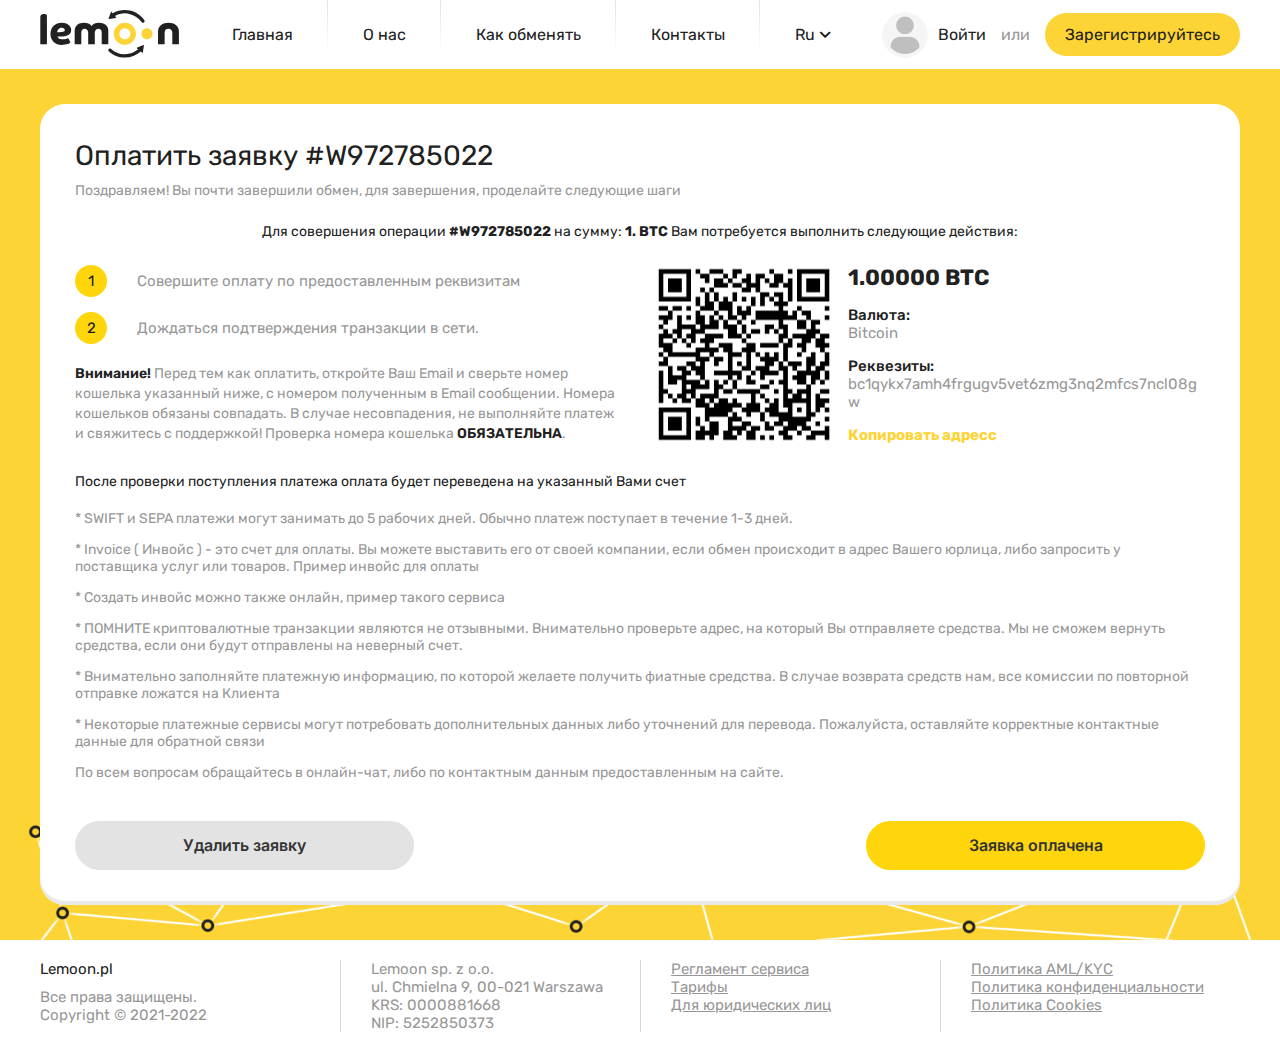
<file: payApplication.html>
<!DOCTYPE html>

<html lang="ru">
	<!--Заголовок страницы, контейнер для других важных данных (не отображается)-->
	<head>
		<!--Заголовок страницы-->
		<title>payApplication</title>
		<link
			rel="icon"
			type="image/x-icon"
			sizes="192x192"
			href="img/favicon.ico"
		/>
		<!--===============================-->
		<!--Libs-->

			<!--JQ--><script src="libs/jquery.js"></script>

		<!--===============================-->
		<!--Css-->
			<link rel="stylesheet" href="css/style.css" />
		<!--===============================-->
		<meta charset="utf-8">
		<meta name="viewport" content="width=device-width">
		<meta name="format-detection" content="telephone=no">
	</head>
	<!-- Отображаемое тело страницы -->
	<body>
		<div class="wrapper">
			<header class="header">
				<div class="container">
					<div class="header__body">
						<div class="menu__icon">
							<span></span>
						</div>
						<a href="" class="header__logo">
							<img src="img/header/Logo.svg" alt="">	
						</a>
						<div data-da=".burger__wrapper, 767, last" class="header-nav">
							<a href="" class="header-nav__link hover-black-link">
								Главная
							</a>
							<a href="" class="header-nav__link hover-black-link">
								О нас
							</a>
							<a href="" class="header-nav__link hover-black-link">
								Как обменять
							</a>
							<a href="" class="header-nav__link hover-black-link">
								Контакты
							</a>
							<div data-da=".footer__body, 767, last" class="header-nav__link header-languages header-nav-language__wrapper content-header__language">
								<span class="header-nav-language header-languages__title language-content-header__button hover-black-link">
									Ru <span class="icon-pointer"></span>
								</span>
								<div class="language-content-header__list header-languages__wrapper">
									<a href="" class="language-content-header__link link-hover">
										EN
									</a>
									<a href="" class="language-content-header__link link-hover">
										RU
									</a>
								</div>
							</div>
						</div>
						<div class="header-button header-button_pc">
							<a href="#popup-to-come-in" class="header-button__link header-button__link_to-come-in popup-link ">
								<span class="header-button__img ibg">
									<img src="img/header/1.png" alt="">
								</span>
								<span>Войти</span>
							</a>
							<span>или</span>
							<a href="#popup-registration" class="header-button__link header-button__link_register popup-link button-orang-hover">
								Зарегистрируйтесь
							</a>
						</div>
						<div class="header-button header-button_mb menu__icon-logaut">
							<span class="icon-human-circle"></span>
						</div>

					</div>
					<div class="burger menu__body">
						<div class="burger__heder">
							
						</div>
						<div class="burger__wrapper">
					
						</div>
						<div class="burger__footer">
							
						</div>
					</div>
					<div class="burger burger-form">
						<div class="burger__wrapper burger__wrapper_pd-top">
							<div class="popup__title">
								<span>Войти в Личный Кабинет</span>
							</div>
							<form class="popup-form _form-validation__wrapper"> 
								<div class="popup-form__title">
									Введите ваш E-mail:
								</div>
								<div class="input__wrapper popup-form__wrapper _form-validation__body">
									<span class="icon-letter icon"></span>
									<input type="email" name="" class="input _input-placeholder input-grey _form-validation__input" data-default="Option 0" placeholder="E-mail">
								</div>
								<div class="popup-form__title">
									Пароль <a href="popup-password-recovery" class="popup-link hover-black-link">Забыли пароль?</a>
								</div>
								<div class="input__wrapper popup-form__wrapper _form-validation__body">
									<span class="icon-lock icon"></span>
									<input type="password" name="" class="input input-grey _input-placeholder input_pading-0-50-0-15 _form-validation__input" data-default="Option 0" placeholder="********************">
								</div>
								<div class="popup-text">
									Переходя в личный кабинет, вы соглашаетесь с условиями и правилами сервиса.
								</div>
					
								
								<button onclick="return false" class="popup-form__button hover-yellow-button _form-validation__button">Войти</button>
								<span class="popup-form__or">или</span>

								<a href="popup-registration" class="popup-link popup-form__button hover-grei-button _form-validation__button">Зарегистироваться</a>
							</form>
						</div>
					</div>
				</div>
			</header>
			<div class="pay-application">
				<div class="container">
					<div class="pay-application__wrapper">
						<div class="pay-application__title">
							Оплатить заявку #W972785022
						</div>
						<div class="pay-application__text">
							Поздравляем! Вы почти завершили обмен, для завершения, проделайте следующие шаги
						</div>
						<div class="pay-application__sub-title pay-application__sub-title_center">
							Для совершения операции <b>#W972785022</b> на сумму: <b>1. BTC</b> Вам потребуется выполнить следующие действия:
						</div>
						<div class="pay-application-body">
							<div class="pay-application-body__blok">
								<div class="pay-application-body__list">
									<div class="pay-application-body-link">
										<span class="pay-application-body-link__number">
											1
										</span>
										<div class="pay-application-body-link__text">
											Совершите оплату по предоставленным реквизитам
										</div>
									</div>
									<div class="pay-application-body-link">
										<span class="pay-application-body-link__number">
											2
										</span>
										<div class="pay-application-body-link__text">
											Дождаться подтверждения транзакции в сети.
										</div>
									</div>
								</div>
								<div class="pay-application-body__text">
									<b>Внимание!</b> Перед тем как оплатить, откройте Ваш Email и сверьте номер кошелька указанный ниже, с номером полученным в Email сообщении. Номера кошельков обязаны совпадать. В случае несовпадения, не выполняйте платеж и свяжитесь с поддержкой! Проверка номера кошелька <b>ОБЯЗАТЕЛЬНА</b>.
								</div>
							</div>
							<div class="pay-application-body__blok pay-application-quarkcode">
								<div class="pay-application-quarkcode__img">
									<img src="img/payApplication/1.png" alt="">
								</div>
								<div class="pay-application-quarkcode__content">
									<div class="pay-application-quarkcode__title">
										1.00000 BTC
									</div>
									<div class="pay-application-quarkcode__sub-title">
										Валюта:
									</div>
									<div class="pay-application-quarkcode__text">
										Bitcoin
									</div>
									<div class="pay-application-quarkcode__sub-title">
										Реквезиты:
									</div>
									<div class="pay-application-quarkcode__text">
										bc1qykx7amh4frgugv5vet6zmg3nq2mfcs7ncl08gw
									</div>
									<a href="" class="pay-application-quarkcode__link hover-yellow-link">
										Копировать адресс
									</a>
								</div>
							</div>
						</div>
						<div class="pay-application__sub-title ">
							После проверки поступления платежа оплата будет переведена на указанный Вами счет
						</div>
						<div class="pay-application__text">
							<p>
								* SWIFT и SEPA платежи могут занимать до 5 рабочих дней. Обычно платеж поступает в течение 1-3 дней.
							</p>
							<p>
								* Invoice ( Инвойс ) - это счет для оплаты. Вы можете выставить его от своей компании, если обмен происходит в адрес Вашего юрлица, либо запросить у поставщика услуг или товаров. Пример инвойс для оплаты 
							</p>
							<p>
								* Создать инвойс можно также онлайн, пример такого сервиса
							</p>
							<p>
								* ПОМНИТЕ криптовалютные транзакции являются не отзывными.  Внимательно проверьте адрес, на который Вы отправляете средства. Мы не сможем вернуть средства, если они будут отправлены на неверный счет.
							</p>
							<p>
								* Внимательно заполняйте платежную информацию, по которой желаете получить фиатные средства. В случае возврата средств нам, все комиссии по повторной отправке ложатся на Клиента
							</p>
							<p>
								* Некоторые платежные сервисы могут потребовать дополнительных данных либо уточнений для перевода. Пожалуйста, оставляйте корректные контактные данные для обратной связи
							</p>
							<p>
								По всем вопросам обращайтесь в онлайн-чат, либо по контактным данным предоставленным на сайте.
							</p>
						</div>
						<div class="button-wrapper">
							<a href="" class="popup-form__button hover-grei-button _form-validation__button">Удалить заявку</a>
							<a href="" class="popup-form__button hover-yellow-button _form-validation__button">Заявка оплачена</a>
						</div>
					</div>
				</div>
			</div>
			<footer class="footer">
				<img src="img/Line.png" alt="" class="footer-line">
				<div class="container">
					<div class="footer__body">
						<div class="footer-text">
							<div class="footer-text__title">
								Lemoon.pl
							</div>
							<div class="footer-text__content">
								Все права защищены. <br>
								<span>Copyright © 2021-2022</span>
							</div>
						</div>
						<div data-da=".burger__wrapper, 767, last" class="footer__content">
							<div class="footer__blok footer-blok">
								<span data-da=".burger__footer, 767, last" class="footer-blok__text">
									<span>Lemoon sp. z o.o.</span>
									<span>ul. Chmielna 9, 00-021 Warszawa </span>
									<span>KRS: 0000881668 </span>
									<span>NIP: 5252850373</span>
								</span>
							</div>
							<div class="footer__blok footer-blok">
								<div class="footer-blok__link">
									<a href="" class="hover-black-link">Регламент сервиса</a>
								</div>
								<div class="footer-blok__link">
									<a href="" class="hover-black-link">Тарифы</a>
								</div>
								<div class="footer-blok__link">
									<a href="" class="hover-black-link">Для юридических лиц</a>
								</div>
							</div>
							<div class="footer__blok footer-blok">
								<div class="footer-blok__link">
									<a href="" class="hover-black-link">Политика AML/KYC</a>
								</div>
								<div class="footer-blok__link">
									<a href="" class="hover-black-link">Политика конфиденциальности</a>
								</div>
								<div class="footer-blok__link">
									<a href="" class="hover-black-link">Политика Cookies</a>
								</div>
							</div>
						</div>
					</div>
				</div>
			</footer>
			<div class="popup " id="popup-to-come-in">
				<div class="popup__body">
					<div class="popup__content">

						<div class="popup__title">
							<span>Войти в Lemoon</span>

							<a href="#" class="popup__close close-popup">
								<span></span>
							</a>
						</div>
						<form class="popup-form _form-validation__wrapper"> 
							<div class="popup-form__title">
								Введите ваш E-mail:<a href="popup-registration" class="popup-link hover-black-link">Регистрация</a>
							</div>
							<div class="input__wrapper popup-form__wrapper _form-validation__body">
								<span class="icon-letter icon"></span>
								<input type="email" name="" class="input _input-placeholder input-grey _form-validation__input" data-default="Option 0" placeholder="E-mail">
							</div>
							<div class="popup-form__title">
								Введите ваш пароль:<a href="popup-password-recovery" class="popup-link hover-black-link">Забыли пароль?</a>
							</div>
							<div class="input__wrapper popup-form__wrapper _form-validation__body">
								<span class="icon-lock icon"></span>
								<input type="password" name="" class="input input-grey _input-placeholder input_pading-0-50-0-15 _form-validation__input" data-default="Option 0" placeholder="********************">
							</div>
							<button onclick="return false" class="popup-form__button hover-yellow-button _form-validation__button">Зарегистрироваться</button>
						</form>
					</div>
				</div>
			</div>
			<div class="popup" id="popup-password-recovery">
				<div class="popup__body">
					<div class="popup__content">

						<div class="popup__title">
							<span>Восстановление пароля</span>

							<a href="#" class="popup__close close-popup">
								<span></span>
							</a>
						</div>
						<form class="popup-form _form-validation__wrapper"> 
							<div class="popup-form__title">
								Введите ваш E-mail:<a href="popup-registration" class="popup-link hover-black-link">Регистрация</a>
							</div>
							<div class="input__wrapper popup-form__wrapper _form-validation__body">
								<span class="icon-letter icon"></span>
								<input type="email" name="" class="input _input-placeholder input-grey _form-validation__input" data-default="Option 0" placeholder="E-mail">
							</div>
							<button onclick="return false" class="popup-form__button hover-yellow-button _form-validation__button">Восстановить</button>
						</form>
					</div>
				</div>
			</div>
			<div class="popup" id="popup-new-password">
				<div class="popup__body">
					<div class="popup__content">

						<div class="popup__title">
							<span>Новый пароль</span>

							<a href="#" class="popup__close close-popup">
								<span></span>
							</a>
						</div>
						<form class="popup-form _form-validation__wrapper"> 
							<div class="popup-form__title">
								Придумайте пароль:
							</div>
							<div class="input__wrapper popup-form__wrapper _form-validation__body">
								<span class="icon-lock icon"></span>
								<input type="password" name="" class="input input-grey _input-placeholder input_pading-0-50-0-15 _form-validation__input" data-default="Option 0" placeholder="********************">
							</div>
							<div class="popup-form__title">
								Повторите ввод пароля
							</div>
							<div class="input__wrapper popup-form__wrapper _form-validation__body">
								<span class="icon-lock icon"></span>
								<input type="password" name="" class="input input-grey _input-placeholder input_pading-0-50-0-15 _form-validation__input" data-default="Option 0" placeholder="********************">
							</div>
							<button onclick="return false" class="popup-form__button hover-yellow-button _form-validation__button">Сохарнить пароль</button>
						</form>
					</div>
				</div>
			</div>
			<div class="popup" id="popup-registration">
				<div class="popup__body">
					<div class="popup__content">

						<div class="popup__title">
							<span>Регистрация</span>

							<a href="#" class="popup__close close-popup">
								<span></span>
							</a>
						</div>
						<form class="popup-form _form-validation__wrapper"> 
							<div class="popup-form__title">
								Ваше ФИО латинскими буквами:
							</div>
							<div class="input__wrapper popup-form__wrapper _form-validation__body">
								<span class="icon-human icon"></span>
								<input type="text" name="" class="input _input-placeholder input-grey _form-validation__input" data-default="Option 0" placeholder="Popov Ivan Petrovich">
							</div>
							<div class="popup-form__title">
								Введите номер телефона:
							</div>
							<div class="input__wrapper popup-form__wrapper _form-validation__body">
								<span class="icon-telephone icon"></span>
								<input type="text" name="" class="input _input-placeholder input-grey _form-validation__input" data-default="Option 0" placeholder="380987654321">
							</div>
							<div class="popup-form__title">
								Ваш E-mail:
							</div>
							<div class="input__wrapper popup-form__wrapper _form-validation__body">
								<span class="icon-letter icon"></span>
								<input type="email" name="" class="input _input-placeholder input-grey _form-validation__input" data-default="Option 0" placeholder="E-mail">
							</div>
							<div class="popup-form__title">
								Ваш телеграм:
							</div>
							<div class="input__wrapper popup-form__wrapper _form-validation__body">
								<span class="icon-telegram icon"></span>
								<input type="text" name="" class="input _input-placeholder input-grey _form-validation__input" data-default="Option 0" placeholder="Ваш телеграм">
							</div>
							<div class="popup-form__title">
								Придумайте пароль:
							</div>
							<div class="input__wrapper popup-form__wrapper _form-validation__body">
								<span class="icon-lock icon"></span>
								<input type="password" name="" class="input _input-placeholder input-grey _form-validation__input" data-default="Option 0" placeholder="********************">
							</div>
							<div class="popup-form__title">
								Повторите ввод пароля
							</div>
							<div class="input__wrapper popup-form__wrapper _form-validation__body">
								<span class="icon-lock icon"></span>
								<input type="password" name="" class="input _input-placeholder input-grey _form-validation__input" data-default="Option 0" placeholder="********************">
							</div>
							<div class="input-checkbox input-checkbox_margin-20px _form-validation__body">
								<input type="checkbox" id="popup-checkbox-2" class="_form-validation__input"> 
								<label for="popup-checkbox-2">Регламентом Сервиса и Тарифами</label>
							</div>
							<div class="input-checkbox input-checkbox_margin-20px _form-validation__body">
								<input type="checkbox" id="popup-checkbox-3" class="_form-validation__input"> 
								<label for="popup-checkbox-3">Политикой Конфиденциальности и политикой Cookies</label>
							</div>
							<div class="input-checkbox input-checkbox_margin-20px _form-validation__body">
								<input type="checkbox" id="popup-checkbox-4" class="_form-validation__input"> 
								<label for="popup-checkbox-4">Политикой AML/KYC</label>
							</div>
							<button onclick="return false" class="popup-form__button hover-yellow-button _form-validation__button">Зарегистрироваться</button>
						</form>
					</div>
				</div>
			</div>
			<div class="popup" id="popup-password-recovery2">
				<div class="popup__body">
					<div class="popup__content">

						<div class="popup__title">
							<span>Восстановление пароля</span>

							<a href="#" class="popup__close close-popup">
								<span></span>
							</a>
						</div>
						<div class="popup-img-text">
							<div class="popup-img-text__img">
								<img src="img/popup/1.png" alt="">
							</div>
							<div class="popup-img-text__text">
								<p>
									На указанную вами почту выслано письмо с дальнейшими инструкциями.
								</p>
								<p>
									Для завершения восстановления пароля перейдите по ссылке, указанной в письме.
								</p>
							</div>
						</div>
					</div>
				</div>
			</div>
		</div> 
		<script src="js/custom.js"></script>
	</body>
</html>
</file>
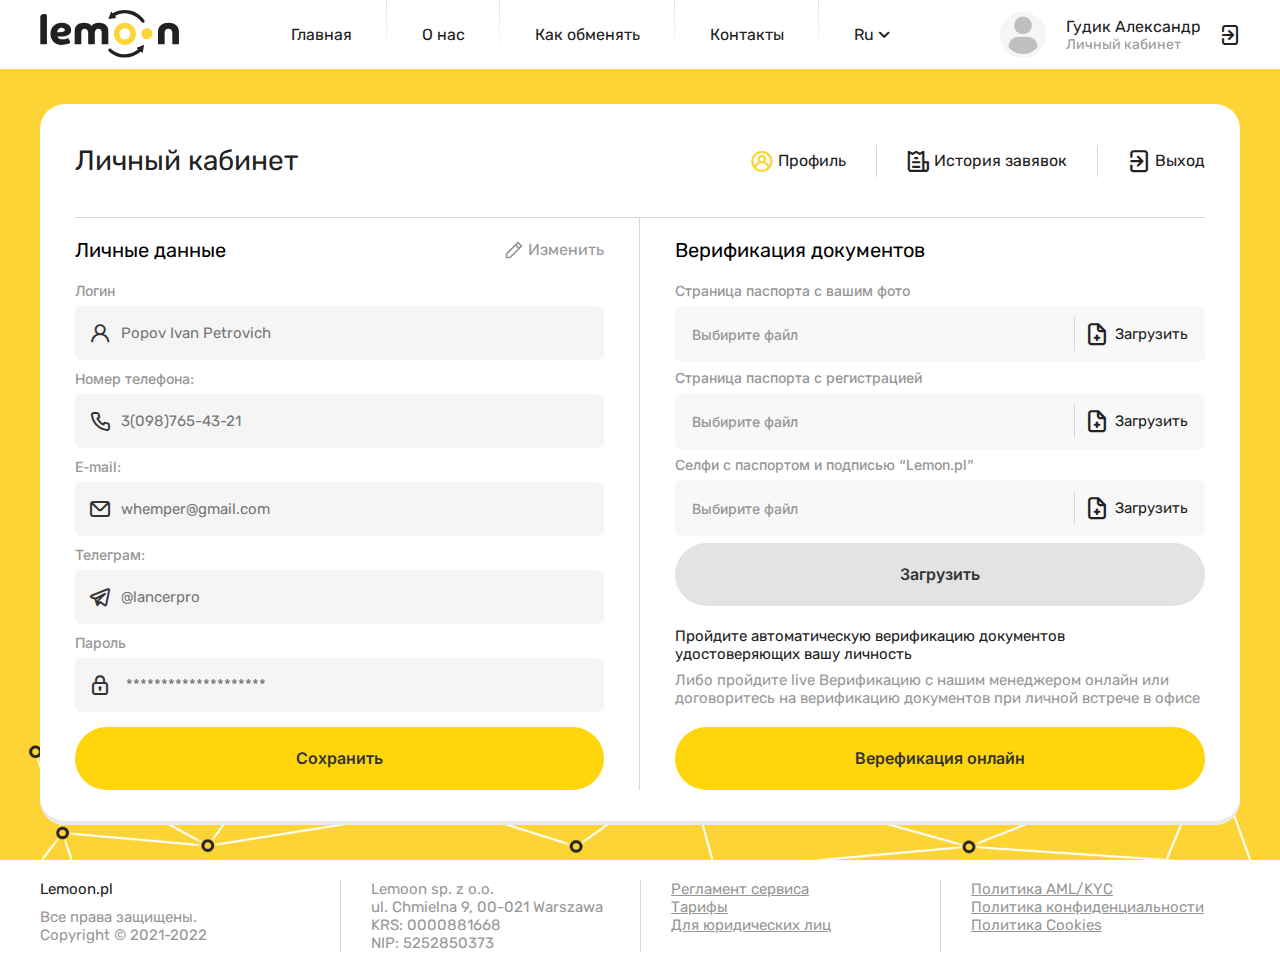
<file: personalArea.html>
<!DOCTYPE html>

<html lang="ru">
	<!--Заголовок страницы, контейнер для других важных данных (не отображается)-->
	<head>
		<!--Заголовок страницы-->
		<title>personalArea</title>
		<link
			rel="icon"
			type="image/x-icon"
			sizes="192x192"
			href="img/favicon.ico"
		/>
		<!--===============================-->
		<!--Libs-->

			<!--JQ--><script src="libs/jquery.js"></script>

		<!--===============================-->
		<!--Css-->
			<link rel="stylesheet" href="css/style.css" />
		<!--===============================-->
		<meta charset="utf-8">
		<meta name="viewport" content="width=device-width">
		<meta name="format-detection" content="telephone=no">
	</head>
	<!-- Отображаемое тело страницы -->
	<body>
		<div class="wrapper">
			<header class="header">
				<div class="container">
					<div class="header__body">
						<div class="menu__icon">
							<span></span>
						</div>
						<a href="" class="header__logo">
							<img src="img/header/Logo.svg" alt="">	
						</a>
						<div data-da=".burger__wrapper, 767, last" class="header-nav">
							<a href="" class="header-nav__link hover-black-link">
								Главная
							</a>
							<a href="" class="header-nav__link hover-black-link">
								О нас
							</a>
							<a href="" class="header-nav__link hover-black-link">
								Как обменять
							</a>
							<a href="" class="header-nav__link hover-black-link">
								Контакты
							</a>
							<div data-da=".footer__body, 767, last" class="header-nav__link header-languages header-nav-language__wrapper content-header__language">
								<span class="header-nav-language header-languages__title language-content-header__button hover-black-link">
									Ru <span class="icon-pointer"></span>
								</span>
								<div class="language-content-header__list header-languages__wrapper">
									<a href="" class="language-content-header__link link-hover">
										EN
									</a>
									<a href="" class="language-content-header__link link-hover">
										RU
									</a>
								</div>
							</div>
						</div>
						<!--<div class="header-button header-button_pc">
							<a href="#popup-to-come-in" class="header-button__link header-button__link_to-come-in popup-link ">
								<span class="header-button__img ibg">
									<img src="img/header/1.png" alt="">
								</span>
								<span>Войти</span>
							</a>
							<span>или</span>
							<a href="#popup-registration" class="header-button__link header-button__link_register popup-link button-orang-hover">
								Зарегистрируйтесь
							</a>
						</div>-->
						<div class="activated-header">
							<div class="activated-header__img ibg">
								<img src="img/header/1.png" alt="">
							</div>
							<div class="activated-header__content">
								<div class="activated-header__title">
									Гудик Александр
								</div>
								<div class="activated-header__text">
									Личный кабинет
								</div>
							</div>
							<a href="" class="activated-header__icon">
								<span class="icon-exit"></span>
							</a>
						</div>
						<div class="header-button header-button_mb menu__icon-logaut">
							<span class="icon-human-circle"></span>
						</div>

					</div>
					<div class="burger menu__body">
						<div class="burger__heder">
							
						</div>
						<div class="burger__wrapper">
					
						</div>
						<div class="burger__footer">
							
						</div>
					</div>
					<div class="burger burger-form">
						<div class="burger__wrapper burger__wrapper_pd-top">
							<div class="popup__title">
								<span>Войти в Личный Кабинет</span>
							</div>
							<form class="popup-form _form-validation__wrapper"> 
								<div class="popup-form__title">
									Введите ваш E-mail:
								</div>
								<div class="input__wrapper popup-form__wrapper _form-validation__body">
									<span class="icon-letter icon"></span>
									<input type="email" name="" class="input _input-placeholder input-grey _form-validation__input" data-default="Option 0" placeholder="E-mail">
								</div>
								<div class="popup-form__title">
									Пароль <a href="popup-password-recovery" class="popup-link hover-black-link">Забыли пароль?</a>
								</div>
								<div class="input__wrapper popup-form__wrapper _form-validation__body">
									<span class="icon-lock icon"></span>
									<input type="password" name="" class="input input-grey _input-placeholder input_pading-0-50-0-15 _form-validation__input" data-default="Option 0" placeholder="********************">
								</div>
								<div class="popup-text">
									Переходя в личный кабинет, вы соглашаетесь с условиями и правилами сервиса.
								</div>
					
								
								<button onclick="return false" class="popup-form__button hover-yellow-button _form-validation__button">Войти</button>
								<span class="popup-form__or">или</span>

								<a href="popup-registration" class="popup-link popup-form__button hover-grei-button _form-validation__button">Зарегистироваться</a>
							</form>
						</div>
					</div>
				</div>
			</header>
			<div class="personal-area">
				<div class="container">
					<div class="personal-area__wrapper _tab">
						<div class="personal-area-header">
							<div class="personal-area-header__title">
								Личный кабинет
							</div>
							<div class="personal-area-header__list _tab-link-body">
								<a href="#_tab-body1" onclick="return false" class="personal-area-header__link _tab-link active">
									<span class="icon-human-circle"></span>
									Профиль
								</a>
								<a href="#_tab-body2" onclick="return false" class="personal-area-header__link _tab-link">
									<span class="icon-check"></span>
									История завявок
								</a>
								<a href="" class="personal-area-header__link personal-area-header__link_red">
									<span class="icon-exit"></span>
									Выход
								</a>
							</div>
						</div>
						<div class="personal-area-wrapper _tab-wrapper">
							<div class="personal-area-data _tab-body" id="_tab-body1">
								<div class="personal-area-data__blok">
									<form class="personal-area-data__form _form-validation__wrapper">
										<div class="personal-area-data__title">
											<span>
												Личные данные
											</span>
											<a href="" class="hover-yellow-link">
												<img src="img/personalArea/1.svg" alt="">
												Изменить
											</a>
										</div>
										<div class="personal-area-data__form-content">
											<div class="popup-form__title">
												Логин
											</div>
											<div class="input__wrapper popup-form__wrapper _form-validation__body">
												<span class="icon-human icon"></span>
												<input type="text" name="" class="input _input-placeholder input-grey _form-validation__input" data-default="Option 0" placeholder="Popov Ivan Petrovich">
											</div>
											<div class="popup-form__title">
												Номер телефона:
											</div>
											<div class="input__wrapper popup-form__wrapper _form-validation__body">
												<span class="icon-telephone icon"></span>
												<input type="text" name="" class="input _input-placeholder input-grey _form-validation__input" data-default="Option 0" placeholder="3(098)765-43-21">
											</div>
											<div class="popup-form__title">
												E-mail:
											</div>
											<div class="input__wrapper popup-form__wrapper _form-validation__body">
												<span class="icon-letter icon"></span>
												<input type="email" name="" class="input _input-placeholder input-grey _form-validation__input" data-default="Option 0" placeholder="whemper@gmail.com">
											</div>
											<div class="popup-form__title">
												Телеграм:
											</div>
											<div class="input__wrapper popup-form__wrapper _form-validation__body">
												<span class="icon-telegram icon"></span>
												<input type="text" name="" class="input _input-placeholder input-grey _form-validation__input" data-default="Option 0" placeholder="@lancerpro">
											</div>
											<div class="popup-form__title">
												Пароль 
											</div>
											<div class="input__wrapper popup-form__wrapper _form-validation__body">
												<span class="icon-lock icon"></span>
												<input type="password" name="" class="input input-grey _input-placeholder input_pading-0-50-0-15 _form-validation__input" data-default="Option 0" placeholder="********************">
											</div>
										</div>
										<button onclick="return false" class="popup-form__button hover-yellow-button _form-validation__button">Сохранить</button>
									</form>
								</div>
								<div class="personal-area-data__blok">
									<form class="personal-area-data__form _form-validation__wrapper">
										<div class="personal-area-data__title">
											<span>
												Верификация документов
											</span>
										</div>
										<div class="personal-area-data__form-content">
											<div class="popup-form__title">
												Страница паспорта с вашим фото
											</div>
											<div class="input-file__wrapper _form-validation__body">
												<input name="file" type="file" name="file" id="input__file-1" class="input__file _form-validation__input" multiple>
												<label for="input__file-1" class="input__file-button profil-input__file">
													<span class="input__file-button-text">Выбирите файл</span>
													<span class="input__file-icon-wrapper icon-document">
														<span>Загрузить</span>
													</span>
												</label>
											</div>
											<div class="popup-form__title">
												Страница паспорта с регистрацией
											</div>
											<div class="input-file__wrapper _form-validation__body">
												<input name="file" type="file" name="file" id="input__file-1" class="input__file _form-validation__input" multiple>
												<label for="input__file-1" class="input__file-button profil-input__file">
													<span class="input__file-button-text">Выбирите файл</span>
													<span class="input__file-icon-wrapper icon-document">
														<span>Загрузить</span>
													</span>
												</label>
											</div>
											<div class="popup-form__title">
												Селфи с паспортом и подписью “Lemon.pl”
											</div>
											<div class="input-file__wrapper _form-validation__body">
												<input name="file" type="file" name="file" id="input__file-1" class="input__file _form-validation__input" multiple>
												<label for="input__file-1" class="input__file-button profil-input__file">
													<span class="input__file-button-text">Выбирите файл</span>
													<span class="input__file-icon-wrapper icon-document">
														<span>Загрузить</span>
													</span>
												</label>
											</div>
											<button onclick="return false" class="popup-form__button hover-grei-button _form-validation__button">Загрузить</button>
										</div>
										<div class="personal-area-data__text_b">
											Пройдите автоматическую верификацию документов удостоверяющих вашу личность
										</div>
										<div class="personal-area-data__text">
											Либо пройдите live Верификацию с нашим менеджером онлайн или договоритесь на верификацию документов при личной встрече в офисе
										</div>
										<a href="" class="popup-form__button hover-yellow-button _form-validation__button">
											Верефикация онлайн
										</a>
									</form>
								</div>
							</div>
							<div class="personal-area-applications _tab-body hide" id="_tab-body2">
								<div class="personal-area-applications__title">
									Мои заявки
								</div>
								<div class="personal-area-applications__wrapper">
									<div class="personal-area-applications__blok">
										<div class="personal-area-applications__img">
											<img src="img/index-calculator/1.svg" alt="">
											<img src="img/index-calculator/2.svg" alt="">
										</div>

										<div class="personal-area-applications-values">
											<div class="">
												<div class="personal-area-applications-values__title personal-area-applications-values__title-left">
													Номер заявки #W972785022
												</div>
												<div class="personal-area-applications-values__title personal-area-applications-values__title-reght">
													08.08.2022 в 16:24
												</div>
											</div>
											<div class="">
												<div class="personal-area-applications-values__text">
													<span>
														0.00122416 BTC
													</span>
													<span>
														>
													</span>
													<span>
														0.00122416 USDT
													</span>
												</div>
												<div class="personal-area-applications-values__status">
													Выполнена
												</div>
											</div>
										</div>
									</div>
									<div class="personal-area-applications__blok">
										<div class="personal-area-applications__img">
											<img src="img/index-calculator/2.svg" alt="">
											<img src="img/index-calculator/1.svg" alt="">
										</div>

										<div class="personal-area-applications-values">
											<div class="">
												<div class="personal-area-applications-values__title personal-area-applications-values__title-left">
													Номер заявки #W972785022
												</div>
												<div class="personal-area-applications-values__title personal-area-applications-values__title-reght">
													08.08.2022 в 16:24
												</div>
											</div>
											<div class="">
												<div class="personal-area-applications-values__text">
													<span>
														0.00122416 BTC
													</span>
													<span>
														>
													</span>
													<span>
														0.00122416 USDT
													</span>
												</div>
												<div class="personal-area-applications-values__status">
													Выполнена
												</div>
											</div>
										</div>
									</div>
									<div class="personal-area-applications__blok">
										<div class="personal-area-applications__img">
											<img src="img/index-calculator/1.svg" alt="">
											<img src="img/index-calculator/3.svg" alt="">
										</div>

										<div class="personal-area-applications-values">
											<div class="">
												<div class="personal-area-applications-values__title personal-area-applications-values__title-left">
													Номер заявки #W972785022
												</div>
												<div class="personal-area-applications-values__title personal-area-applications-values__title-reght">
													08.08.2022 в 16:24
												</div>
											</div>
											<div class="">
												<div class="personal-area-applications-values__text">
													<span>
														0.00122416 BTC
													</span>
													<span>
														>
													</span>
													<span>
														0.00122416 USDT
													</span>
												</div>
												<div class="personal-area-applications-values__status">
													Выполнена
												</div>
											</div>
										</div>
									</div>
									<div class="personal-area-applications__blok">
										<div class="personal-area-applications__img">
											<img src="img/index-calculator/3.svg" alt="">
											<img src="img/index-calculator/2.svg" alt="">
										</div>

										<div class="personal-area-applications-values">
											<div class="">
												<div class="personal-area-applications-values__title personal-area-applications-values__title-left">
													Номер заявки #W972785022
												</div>
												<div class="personal-area-applications-values__title personal-area-applications-values__title-reght">
													08.08.2022 в 16:24
												</div>
											</div>
											<div class="">
												<div class="personal-area-applications-values__text">
													<span>
														0.00122416 BTC
													</span>
													<span>
														>
													</span>
													<span>
														0.00122416 USDT
													</span>
												</div>
												<div class="personal-area-applications-values__status">
													Выполнена
												</div>
											</div>
										</div>
									</div>
									<div class="personal-area-applications__blok">
										<div class="personal-area-applications__img">
											<img src="img/index-calculator/4.svg" alt="">
											<img src="img/index-calculator/3.svg" alt="">
										</div>

										<div class="personal-area-applications-values">
											<div class="">
												<div class="personal-area-applications-values__title personal-area-applications-values__title-left">
													Номер заявки #W972785022
												</div>
												<div class="personal-area-applications-values__title personal-area-applications-values__title-reght">
													08.08.2022 в 16:24
												</div>
											</div>
											<div class="">
												<div class="personal-area-applications-values__text">
													<span>
														0.00122416 BTC
													</span>
													<span>
														>
													</span>
													<span>
														0.00122416 USDT
													</span>
												</div>
												<div class="personal-area-applications-values__status personal-area-applications-values__statu_canceled">
													Отменена
												</div>
											</div>
										</div>
									</div>
									<div class="personal-area-applications__blok">
										<div class="personal-area-applications__img">
											<img src="img/index-calculator/3.svg" alt="">
											<img src="img/index-calculator/4.svg" alt="">
										</div>

										<div class="personal-area-applications-values">
											<div class="">
												<div class="personal-area-applications-values__title personal-area-applications-values__title-left">
													Номер заявки #W972785022
												</div>
												<div class="personal-area-applications-values__title personal-area-applications-values__title-reght">
													08.08.2022 в 16:24
												</div>
											</div>
											<div class="">
												<div class="personal-area-applications-values__text">
													<span>
														0.00122416 BTC
													</span>
													<span>
														>
													</span>
													<span>
														0.00122416 USDT
													</span>
												</div>
												<div class="personal-area-applications-values__status personal-area-applications-values__statu_waiting">
													Ожидает обработки
												</div>
											</div>
										</div>
									</div>
								</div>
								<div class="pagineishin profil-affiliate-program_pagineishin">
									<div class="pagineishin__items">
										<a href="" class="icon-pointer hover-black-link"></a>
									</div>
									<div class="pagineishin__items">
										<a href="" class="hover-black-link">1</a>
									</div>
									<div class="pagineishin__items active">
										<a href="" class="hover-black-link">2</a>
									</div>
									<div class="pagineishin__items">
										<a href="" class="hover-black-link">3</a>
									</div>
									<div class="pagineishin__items">
										<a href="" class="hover-black-link">4</a>
									</div>
									<div class="pagineishin__items">
										<a href="" class="hover-black-link">5</a>
									</div>
									<div class="pagineishin__items">
										<a href="" class="hover-black-link">6</a>
									</div>
									<div class="pagineishin__items">
										<a href="" class="hover-black-link">7</a>
									</div>
									<div class="pagineishin__items">
										<a href="" class="hover-black-link">8</a>
									</div>
									<div class="pagineishin__items">
										<a href="" class="hover-black-link">9</a>
									</div>
									<div class="pagineishin__items">
										<a href="" class="hover-black-link">10</a>
									</div>
									<div class="pagineishin__items">
										<a href="" class="icon-pointer hover-black-link"></a>
									</div>
								</div>
							</div>
						</div>
					</div>
				</div>
			</div>
			<footer class="footer">
				<img src="img/Line.png" alt="" class="footer-line">
				<div class="container">
					<div class="footer__body">
						<div class="footer-text">
							<div class="footer-text__title">
								Lemoon.pl
							</div>
							<div class="footer-text__content">
								Все права защищены. <br>
								<span>Copyright © 2021-2022</span>
							</div>
						</div>
						<div data-da=".burger__wrapper, 767, last" class="footer__content">
							<div class="footer__blok footer-blok">
								<span data-da=".burger__footer, 767, last" class="footer-blok__text">
									<span>Lemoon sp. z o.o.</span>
									<span>ul. Chmielna 9, 00-021 Warszawa </span>
									<span>KRS: 0000881668 </span>
									<span>NIP: 5252850373</span>
								</span>
							</div>
							<div class="footer__blok footer-blok">
								<div class="footer-blok__link">
									<a href="" class="hover-black-link">Регламент сервиса</a>
								</div>
								<div class="footer-blok__link">
									<a href="" class="hover-black-link">Тарифы</a>
								</div>
								<div class="footer-blok__link">
									<a href="" class="hover-black-link">Для юридических лиц</a>
								</div>
							</div>
							<div class="footer__blok footer-blok">
								<div class="footer-blok__link">
									<a href="" class="hover-black-link">Политика AML/KYC</a>
								</div>
								<div class="footer-blok__link">
									<a href="" class="hover-black-link">Политика конфиденциальности</a>
								</div>
								<div class="footer-blok__link">
									<a href="" class="hover-black-link">Политика Cookies</a>
								</div>
							</div>
						</div>
					</div>
				</div>
			</footer>
			<div class="popup " id="popup-to-come-in">
				<div class="popup__body">
					<div class="popup__content">

						<div class="popup__title">
							<span>Войти в Lemoon</span>

							<a href="#" class="popup__close close-popup">
								<span></span>
							</a>
						</div>
						<form class="popup-form _form-validation__wrapper"> 
							<div class="popup-form__title">
								Введите ваш E-mail:<a href="popup-registration" class="popup-link hover-black-link">Регистрация</a>
							</div>
							<div class="input__wrapper popup-form__wrapper _form-validation__body">
								<span class="icon-letter icon"></span>
								<input type="email" name="" class="input _input-placeholder input-grey _form-validation__input" data-default="Option 0" placeholder="E-mail">
							</div>
							<div class="popup-form__title">
								Введите ваш пароль:<a href="popup-password-recovery" class="popup-link hover-black-link">Забыли пароль?</a>
							</div>
							<div class="input__wrapper popup-form__wrapper _form-validation__body">
								<span class="icon-lock icon"></span>
								<input type="password" name="" class="input input-grey _input-placeholder input_pading-0-50-0-15 _form-validation__input" data-default="Option 0" placeholder="********************">
							</div>
							<button onclick="return false" class="popup-form__button hover-yellow-button _form-validation__button">Зарегистрироваться</button>
						</form>
					</div>
				</div>
			</div>
			<div class="popup" id="popup-password-recovery">
				<div class="popup__body">
					<div class="popup__content">

						<div class="popup__title">
							<span>Восстановление пароля</span>

							<a href="#" class="popup__close close-popup">
								<span></span>
							</a>
						</div>
						<form class="popup-form _form-validation__wrapper"> 
							<div class="popup-form__title">
								Введите ваш E-mail:<a href="popup-registration" class="popup-link hover-black-link">Регистрация</a>
							</div>
							<div class="input__wrapper popup-form__wrapper _form-validation__body">
								<span class="icon-letter icon"></span>
								<input type="email" name="" class="input _input-placeholder input-grey _form-validation__input" data-default="Option 0" placeholder="E-mail">
							</div>
							<button onclick="return false" class="popup-form__button hover-yellow-button _form-validation__button">Восстановить</button>
						</form>
					</div>
				</div>
			</div>
			<div class="popup" id="popup-new-password">
				<div class="popup__body">
					<div class="popup__content">

						<div class="popup__title">
							<span>Новый пароль</span>

							<a href="#" class="popup__close close-popup">
								<span></span>
							</a>
						</div>
						<form class="popup-form _form-validation__wrapper"> 
							<div class="popup-form__title">
								Придумайте пароль:
							</div>
							<div class="input__wrapper popup-form__wrapper _form-validation__body">
								<span class="icon-lock icon"></span>
								<input type="password" name="" class="input input-grey _input-placeholder input_pading-0-50-0-15 _form-validation__input" data-default="Option 0" placeholder="********************">
							</div>
							<div class="popup-form__title">
								Повторите ввод пароля
							</div>
							<div class="input__wrapper popup-form__wrapper _form-validation__body">
								<span class="icon-lock icon"></span>
								<input type="password" name="" class="input input-grey _input-placeholder input_pading-0-50-0-15 _form-validation__input" data-default="Option 0" placeholder="********************">
							</div>
							<button onclick="return false" class="popup-form__button hover-yellow-button _form-validation__button">Сохарнить пароль</button>
						</form>
					</div>
				</div>
			</div>
			<div class="popup" id="popup-registration">
				<div class="popup__body">
					<div class="popup__content">

						<div class="popup__title">
							<span>Регистрация</span>

							<a href="#" class="popup__close close-popup">
								<span></span>
							</a>
						</div>
						<form class="popup-form _form-validation__wrapper"> 
							<div class="popup-form__title">
								Ваше ФИО латинскими буквами:
							</div>
							<div class="input__wrapper popup-form__wrapper _form-validation__body">
								<span class="icon-human icon"></span>
								<input type="text" name="" class="input _input-placeholder input-grey _form-validation__input" data-default="Option 0" placeholder="Popov Ivan Petrovich">
							</div>
							<div class="popup-form__title">
								Введите номер телефона:
							</div>
							<div class="input__wrapper popup-form__wrapper _form-validation__body">
								<span class="icon-telephone icon"></span>
								<input type="text" name="" class="input _input-placeholder input-grey _form-validation__input" data-default="Option 0" placeholder="380987654321">
							</div>
							<div class="popup-form__title">
								Ваш E-mail:
							</div>
							<div class="input__wrapper popup-form__wrapper _form-validation__body">
								<span class="icon-letter icon"></span>
								<input type="email" name="" class="input _input-placeholder input-grey _form-validation__input" data-default="Option 0" placeholder="E-mail">
							</div>
							<div class="popup-form__title">
								Ваш телеграм:
							</div>
							<div class="input__wrapper popup-form__wrapper _form-validation__body">
								<span class="icon-telegram icon"></span>
								<input type="text" name="" class="input _input-placeholder input-grey _form-validation__input" data-default="Option 0" placeholder="Ваш телеграм">
							</div>
							<div class="popup-form__title">
								Придумайте пароль:
							</div>
							<div class="input__wrapper popup-form__wrapper _form-validation__body">
								<span class="icon-lock icon"></span>
								<input type="password" name="" class="input _input-placeholder input-grey _form-validation__input" data-default="Option 0" placeholder="********************">
							</div>
							<div class="popup-form__title">
								Повторите ввод пароля
							</div>
							<div class="input__wrapper popup-form__wrapper _form-validation__body">
								<span class="icon-lock icon"></span>
								<input type="password" name="" class="input _input-placeholder input-grey _form-validation__input" data-default="Option 0" placeholder="********************">
							</div>
							<div class="input-checkbox input-checkbox_margin-20px _form-validation__body">
								<input type="checkbox" id="popup-checkbox-2" class="_form-validation__input"> 
								<label for="popup-checkbox-2">Регламентом Сервиса и Тарифами</label>
							</div>
							<div class="input-checkbox input-checkbox_margin-20px _form-validation__body">
								<input type="checkbox" id="popup-checkbox-3" class="_form-validation__input"> 
								<label for="popup-checkbox-3">Политикой Конфиденциальности и политикой Cookies</label>
							</div>
							<div class="input-checkbox input-checkbox_margin-20px _form-validation__body">
								<input type="checkbox" id="popup-checkbox-4" class="_form-validation__input"> 
								<label for="popup-checkbox-4">Политикой AML/KYC</label>
							</div>
							<button onclick="return false" class="popup-form__button hover-yellow-button _form-validation__button">Зарегистрироваться</button>
						</form>
					</div>
				</div>
			</div>
			<div class="popup" id="popup-password-recovery2">
				<div class="popup__body">
					<div class="popup__content">

						<div class="popup__title">
							<span>Восстановление пароля</span>

							<a href="#" class="popup__close close-popup">
								<span></span>
							</a>
						</div>
						<div class="popup-img-text">
							<div class="popup-img-text__img">
								<img src="img/popup/1.png" alt="">
							</div>
							<div class="popup-img-text__text">
								<p>
									На указанную вами почту выслано письмо с дальнейшими инструкциями.
								</p>
								<p>
									Для завершения восстановления пароля перейдите по ссылке, указанной в письме.
								</p>
							</div>
						</div>
					</div>
				</div>
			</div>
		</div>
		<script src="js/custom.js"></script>
	</body>
</html>
</file>
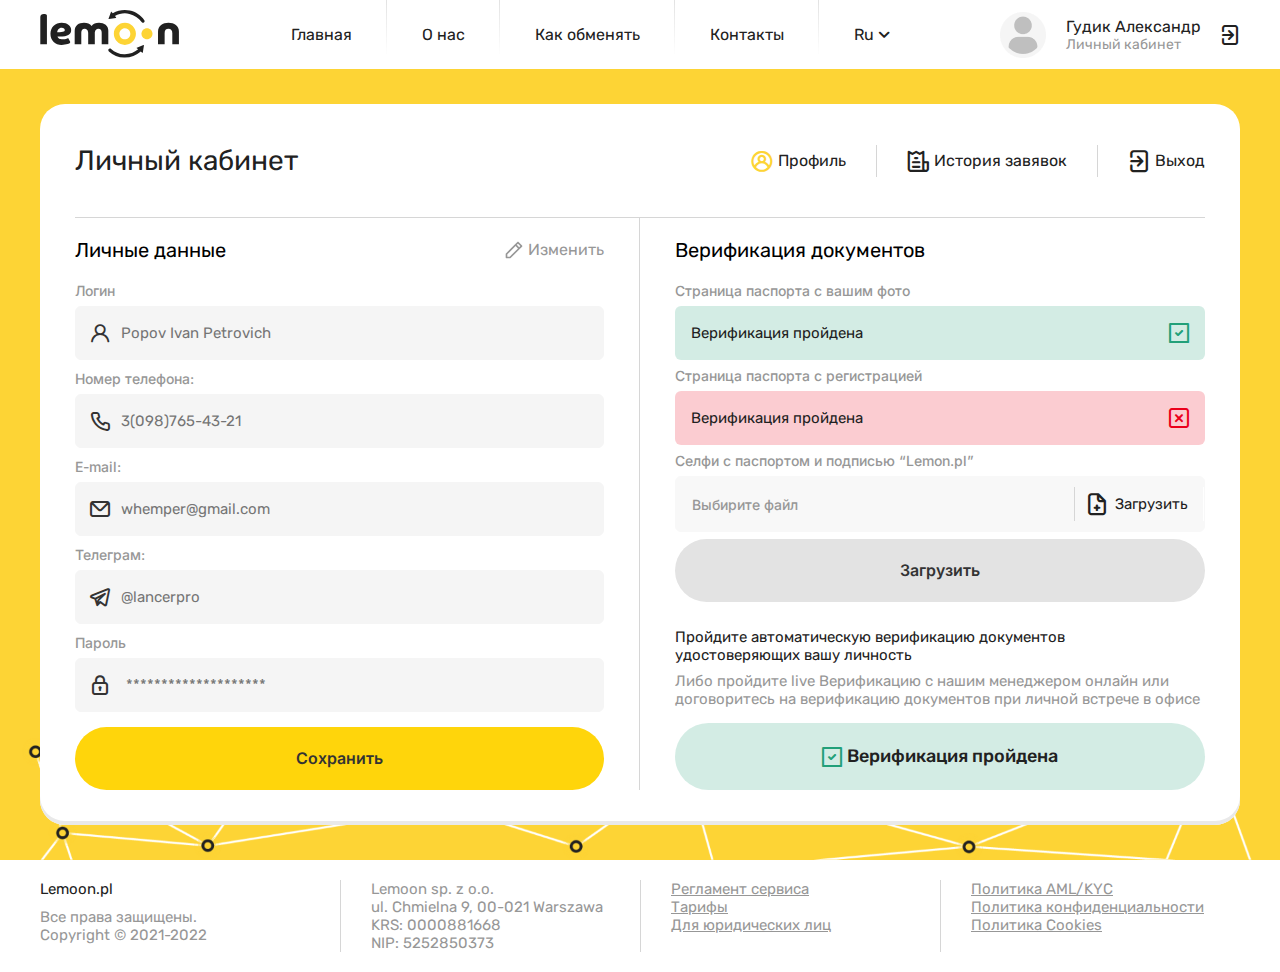
<file: personalAreaGraphic.html>
<!DOCTYPE html>

<html lang="ru">
	<!--Заголовок страницы, контейнер для других важных данных (не отображается)-->
	<head>
		<!--Заголовок страницы-->
		<title>personalAreaGraphic</title>
		<link
			rel="icon"
			type="image/x-icon"
			sizes="192x192"
			href="img/favicon.ico"
		/>
		<!--===============================-->
		<!--Libs-->

			<!--JQ--><script src="libs/jquery.js"></script>

		<!--===============================-->
		<!--Css-->
			<link rel="stylesheet" href="css/style.css" />
		<!--===============================-->
		<meta charset="utf-8">
		<meta name="viewport" content="width=device-width">
		<meta name="format-detection" content="telephone=no">
	</head>
	<!-- Отображаемое тело страницы -->
	<body>
		<div class="wrapper">
			<header class="header">
				<div class="container">
					<div class="header__body">
						<div class="menu__icon">
							<span></span>
						</div>
						<a href="" class="header__logo">
							<img src="img/header/Logo.svg" alt="">	
						</a>
						<div data-da=".burger__wrapper, 767, last" class="header-nav">
							<a href="" class="header-nav__link hover-black-link">
								Главная
							</a>
							<a href="" class="header-nav__link hover-black-link">
								О нас
							</a>
							<a href="" class="header-nav__link hover-black-link">
								Как обменять
							</a>
							<a href="" class="header-nav__link hover-black-link">
								Контакты
							</a>
							<div data-da=".footer__body, 767, last" class="header-nav__link header-languages header-nav-language__wrapper content-header__language">
								<span class="header-nav-language header-languages__title language-content-header__button hover-black-link">
									Ru <span class="icon-pointer"></span>
								</span>
								<div class="language-content-header__list header-languages__wrapper">
									<a href="" class="language-content-header__link link-hover">
										EN
									</a>
									<a href="" class="language-content-header__link link-hover">
										RU
									</a>
								</div>
							</div>
						</div>
						<!--<div class="header-button header-button_pc">
							<a href="#popup-to-come-in" class="header-button__link header-button__link_to-come-in popup-link ">
								<span class="header-button__img ibg">
									<img src="img/header/1.png" alt="">
								</span>
								<span>Войти</span>
							</a>
							<span>или</span>
							<a href="#popup-registration" class="header-button__link header-button__link_register popup-link button-orang-hover">
								Зарегистрируйтесь
							</a>
						</div>-->
						<div class="activated-header">
							<div class="activated-header__img ibg">
								<img src="img/header/1.png" alt="">
							</div>
							<div class="activated-header__content">
								<div class="activated-header__title">
									Гудик Александр
								</div>
								<div class="activated-header__text">
									Личный кабинет
								</div>
							</div>
							<a href="" class="activated-header__icon">
								<span class="icon-exit"></span>
							</a>
						</div>
						<div class="header-button header-button_mb menu__icon-logaut">
							<span class="icon-human-circle"></span>
						</div>

					</div>
					<div class="burger menu__body">
						<div class="burger__heder">
							
						</div>
						<div class="burger__wrapper">
					
						</div>
						<div class="burger__footer">
							
						</div>
					</div>
					<div class="burger burger-form">
						<div class="burger__wrapper burger__wrapper_pd-top">
							<div class="popup__title">
								<span>Войти в Личный Кабинет</span>
							</div>
							<form class="popup-form _form-validation__wrapper"> 
								<div class="popup-form__title">
									Введите ваш E-mail:
								</div>
								<div class="input__wrapper popup-form__wrapper _form-validation__body">
									<span class="icon-letter icon"></span>
									<input type="email" name="" class="input _input-placeholder input-grey _form-validation__input" data-default="Option 0" placeholder="E-mail">
								</div>
								<div class="popup-form__title">
									Пароль <a href="popup-password-recovery" class="popup-link hover-black-link">Забыли пароль?</a>
								</div>
								<div class="input__wrapper popup-form__wrapper _form-validation__body">
									<span class="icon-lock icon"></span>
									<input type="password" name="" class="input input-grey _input-placeholder input_pading-0-50-0-15 _form-validation__input" data-default="Option 0" placeholder="********************">
								</div>
								<div class="popup-text">
									Переходя в личный кабинет, вы соглашаетесь с условиями и правилами сервиса.
								</div>
					
								
								<button onclick="return false" class="popup-form__button hover-yellow-button _form-validation__button">Войти</button>
								<span class="popup-form__or">или</span>

								<a href="popup-registration" class="popup-link popup-form__button hover-grei-button _form-validation__button">Зарегистироваться</a>
							</form>
						</div>
					</div>
				</div>
			</header>

			<div class="personal-area">
				<div class="container">
					<div class="personal-area__wrapper _tab">
						<div class="personal-area-header">
							<div class="personal-area-header__title">
								Личный кабинет
							</div>
							<div class="personal-area-header__list _tab-link-body">
								<a href="#_tab-body1" onclick="return false" class="personal-area-header__link _tab-link active">
									<span class="icon-human-circle"></span>
									Профиль
								</a>
								<a href="#_tab-body2" onclick="return false" class="personal-area-header__link _tab-link">
									<span class="icon-check"></span>
									История завявок
								</a>
								<a href="" class="personal-area-header__link personal-area-header__link_red">
									<span class="icon-exit"></span>
									Выход
								</a>
							</div>
						</div>
						<div class="personal-area-wrapper _tab-wrapper">
							<div class="personal-area-data _tab-body" id="_tab-body1">
								<div class="personal-area-data__blok">
									<form class="personal-area-data__form">
										<div class="personal-area-data__title">
											<span>
												Личные данные
											</span>
											<a href="" class="hover-yellow-link">
												<img src="img/personalArea/1.svg" alt="">
												Изменить
											</a>
										</div>
										<div class="personal-area-data__form-content">
											<div class="popup-form__title">
												Логин
											</div>
											<div class="input__wrapper popup-form__wrapper _form-validation__body">
												<span class="icon-human icon"></span>
												<input type="text" name="" class="input _input-placeholder input-grey _form-validation__input" data-default="Option 0" placeholder="Popov Ivan Petrovich">
											</div>
											<div class="popup-form__title">
												Номер телефона:
											</div>
											<div class="input__wrapper popup-form__wrapper _form-validation__body">
												<span class="icon-telephone icon"></span>
												<input type="text" name="" class="input _input-placeholder input-grey _form-validation__input" data-default="Option 0" placeholder="3(098)765-43-21">
											</div>
											<div class="popup-form__title">
												E-mail:
											</div>
											<div class="input__wrapper popup-form__wrapper _form-validation__body">
												<span class="icon-letter icon"></span>
												<input type="email" name="" class="input _input-placeholder input-grey _form-validation__input" data-default="Option 0" placeholder="whemper@gmail.com">
											</div>
											<div class="popup-form__title">
												Телеграм:
											</div>
											<div class="input__wrapper popup-form__wrapper _form-validation__body">
												<span class="icon-telegram icon"></span>
												<input type="text" name="" class="input _input-placeholder input-grey _form-validation__input" data-default="Option 0" placeholder="@lancerpro">
											</div>
											<div class="popup-form__title">
												Пароль 
											</div>
											<div class="input__wrapper popup-form__wrapper _form-validation__body">
												<span class="icon-lock icon"></span>
												<input type="password" name="" class="input input-grey _input-placeholder input_pading-0-50-0-15 _form-validation__input" data-default="Option 0" placeholder="********************">
											</div>
										</div>
										<button onclick="return false" class="popup-form__button hover-yellow-button _form-validation__button">Сохранить</button>
									</form>
								</div>
								<div class="personal-area-data__blok">
									<form class="personal-area-data__form">
										<div class="personal-area-data__title">
											<span>
												Верификация документов
											</span>
										</div>
										<div class="personal-area-data__form-content">
											<div class="popup-form__title">
												Страница паспорта с вашим фото
											</div>
											<div class="input-file__wrapper input-file-wrapper-passed  _form-validation__body">
												<span class="input-file-wrapper-passed__text">
													Верификация пройдена
												</span>
												<span class="input-file-wrapper-passed__icon icon-square-jackdaw">
													
												</span>
											</div>
											<div class="popup-form__title">
												Страница паспорта с регистрацией
											</div>
											<div class="input-file__wrapper input-file-wrapper-not-passed _form-validation__body">
												<span class="input-file-wrapper-not-passed__text">
													Верификация пройдена
												</span>
												<span class="input-file-wrapper-not-passed__icon icon-square-cross">
													
												</span>
											</div>
											<div class="popup-form__title">
												Селфи с паспортом и подписью “Lemon.pl”
											</div>
											<div class="input-file__wrapper _form-validation__body">
												<input name="file" type="file" name="file" id="input__file-1" class="input__file _form-validation__input" multiple>
												<label for="input__file-1" class="input__file-button profil-input__file">
													<span class="input__file-button-text">Выбирите файл</span>
													<span class="input__file-icon-wrapper icon-document">
														<span>Загрузить</span>
													</span>
												</label>
											</div>
											<button onclick="return false" class="popup-form__button hover-grei-button _form-validation__button">Загрузить</button>
										</div>
										<div class="personal-area-data__text_b">
											Пройдите автоматическую верификацию документов удостоверяющих вашу личность
										</div>
										<div class="personal-area-data__text">
											Либо пройдите live Верификацию с нашим менеджером онлайн или договоритесь на верификацию документов при личной встрече в офисе
										</div>
										<div href="" class="personal-area-data__button_active">
											<span class="icon-square-jackdaw"></span>
											Верификация пройдена
										</div>
									</form>
								</div>
							</div>
							<div class="personal-area-applications _tab-body hide" id="_tab-body2">
								<div class="personal-area-applications__title">
									Мои заявки
								</div>
								<div class="personal-area-applications__wrapper">
									<div class="personal-area-applications__blok">
										<div class="personal-area-applications__img">
											<img src="img/index-calculator/1.svg" alt="">
											<img src="img/index-calculator/2.svg" alt="">
										</div>

										<div class="personal-area-applications-values">
											<div class="">
												<div class="personal-area-applications-values__title personal-area-applications-values__title-left">
													Номер заявки #W972785022
												</div>
												<div class="personal-area-applications-values__title personal-area-applications-values__title-reght">
													08.08.2022 в 16:24
												</div>
											</div>
											<div class="">
												<div class="personal-area-applications-values__text">
													<span>
														0.00122416 BTC
													</span>
													<span>
														>
													</span>
													<span>
														0.00122416 USDT
													</span>
												</div>
												<div class="personal-area-applications-values__status">
													Выполнена
												</div>
											</div>
										</div>
									</div>
									<div class="personal-area-applications__blok">
										<div class="personal-area-applications__img">
											<img src="img/index-calculator/2.svg" alt="">
											<img src="img/index-calculator/1.svg" alt="">
										</div>

										<div class="personal-area-applications-values">
											<div class="">
												<div class="personal-area-applications-values__title personal-area-applications-values__title-left">
													Номер заявки #W972785022
												</div>
												<div class="personal-area-applications-values__title personal-area-applications-values__title-reght">
													08.08.2022 в 16:24
												</div>
											</div>
											<div class="">
												<div class="personal-area-applications-values__text">
													<span>
														0.00122416 BTC
													</span>
													<span>
														>
													</span>
													<span>
														0.00122416 USDT
													</span>
												</div>
												<div class="personal-area-applications-values__status">
													Выполнена
												</div>
											</div>
										</div>
									</div>
									<div class="personal-area-applications__blok">
										<div class="personal-area-applications__img">
											<img src="img/index-calculator/1.svg" alt="">
											<img src="img/index-calculator/3.svg" alt="">
										</div>

										<div class="personal-area-applications-values">
											<div class="">
												<div class="personal-area-applications-values__title personal-area-applications-values__title-left">
													Номер заявки #W972785022
												</div>
												<div class="personal-area-applications-values__title personal-area-applications-values__title-reght">
													08.08.2022 в 16:24
												</div>
											</div>
											<div class="">
												<div class="personal-area-applications-values__text">
													<span>
														0.00122416 BTC
													</span>
													<span>
														>
													</span>
													<span>
														0.00122416 USDT
													</span>
												</div>
												<div class="personal-area-applications-values__status">
													Выполнена
												</div>
											</div>
										</div>
									</div>
									<div class="personal-area-applications__blok">
										<div class="personal-area-applications__img">
											<img src="img/index-calculator/3.svg" alt="">
											<img src="img/index-calculator/2.svg" alt="">
										</div>

										<div class="personal-area-applications-values">
											<div class="">
												<div class="personal-area-applications-values__title personal-area-applications-values__title-left">
													Номер заявки #W972785022
												</div>
												<div class="personal-area-applications-values__title personal-area-applications-values__title-reght">
													08.08.2022 в 16:24
												</div>
											</div>
											<div class="">
												<div class="personal-area-applications-values__text">
													<span>
														0.00122416 BTC
													</span>
													<span>
														>
													</span>
													<span>
														0.00122416 USDT
													</span>
												</div>
												<div class="personal-area-applications-values__status">
													Выполнена
												</div>
											</div>
										</div>
									</div>
									<div class="personal-area-applications__blok">
										<div class="personal-area-applications__img">
											<img src="img/index-calculator/4.svg" alt="">
											<img src="img/index-calculator/3.svg" alt="">
										</div>

										<div class="personal-area-applications-values">
											<div class="">
												<div class="personal-area-applications-values__title personal-area-applications-values__title-left">
													Номер заявки #W972785022
												</div>
												<div class="personal-area-applications-values__title personal-area-applications-values__title-reght">
													08.08.2022 в 16:24
												</div>
											</div>
											<div class="">
												<div class="personal-area-applications-values__text">
													<span>
														0.00122416 BTC
													</span>
													<span>
														>
													</span>
													<span>
														0.00122416 USDT
													</span>
												</div>
												<div class="personal-area-applications-values__status personal-area-applications-values__statu_canceled">
													Отменена
												</div>
											</div>
										</div>
									</div>
									<div class="personal-area-applications__blok">
										<div class="personal-area-applications__img">
											<img src="img/index-calculator/3.svg" alt="">
											<img src="img/index-calculator/4.svg" alt="">
										</div>

										<div class="personal-area-applications-values">
											<div class="">
												<div class="personal-area-applications-values__title personal-area-applications-values__title-left">
													Номер заявки #W972785022
												</div>
												<div class="personal-area-applications-values__title personal-area-applications-values__title-reght">
													08.08.2022 в 16:24
												</div>
											</div>
											<div class="">
												<div class="personal-area-applications-values__text">
													<span>
														0.00122416 BTC
													</span>
													<span>
														>
													</span>
													<span>
														0.00122416 USDT
													</span>
												</div>
												<div class="personal-area-applications-values__status personal-area-applications-values__statu_waiting">
													Ожидает обработки
												</div>
											</div>
										</div>
									</div>
								</div>
								<div class="pagineishin profil-affiliate-program_pagineishin">
									<div class="pagineishin__items">
										<a href="" class="icon-pointer hover-black-link"></a>
									</div>
									<div class="pagineishin__items">
										<a href="" class="hover-black-link">1</a>
									</div>
									<div class="pagineishin__items active">
										<a href="" class="hover-black-link">2</a>
									</div>
									<div class="pagineishin__items">
										<a href="" class="hover-black-link">3</a>
									</div>
									<div class="pagineishin__items">
										<a href="" class="hover-black-link">4</a>
									</div>
									<div class="pagineishin__items">
										<a href="" class="hover-black-link">5</a>
									</div>
									<div class="pagineishin__items">
										<a href="" class="hover-black-link">6</a>
									</div>
									<div class="pagineishin__items">
										<a href="" class="hover-black-link">7</a>
									</div>
									<div class="pagineishin__items">
										<a href="" class="hover-black-link">8</a>
									</div>
									<div class="pagineishin__items">
										<a href="" class="hover-black-link">9</a>
									</div>
									<div class="pagineishin__items">
										<a href="" class="hover-black-link">10</a>
									</div>
									<div class="pagineishin__items">
										<a href="" class="icon-pointer hover-black-link"></a>
									</div>
								</div>
							</div>
						</div>
					</div>
				</div>
			</div>

			<footer class="footer">
				<img src="img/Line.png" alt="" class="footer-line">
				<div class="container">
					<div class="footer__body">
						<div class="footer-text">
							<div class="footer-text__title">
								Lemoon.pl
							</div>
							<div class="footer-text__content">
								Все права защищены. <br>
								<span>Copyright © 2021-2022</span>
							</div>
						</div>
						<div data-da=".burger__wrapper, 767, last" class="footer__content">
							<div class="footer__blok footer-blok">
								<span data-da=".burger__footer, 767, last" class="footer-blok__text">
									<span>Lemoon sp. z o.o.</span>
									<span>ul. Chmielna 9, 00-021 Warszawa </span>
									<span>KRS: 0000881668 </span>
									<span>NIP: 5252850373</span>
								</span>
							</div>
							<div class="footer__blok footer-blok">
								<div class="footer-blok__link">
									<a href="" class="hover-black-link">Регламент сервиса</a>
								</div>
								<div class="footer-blok__link">
									<a href="" class="hover-black-link">Тарифы</a>
								</div>
								<div class="footer-blok__link">
									<a href="" class="hover-black-link">Для юридических лиц</a>
								</div>
							</div>
							<div class="footer__blok footer-blok">
								<div class="footer-blok__link">
									<a href="" class="hover-black-link">Политика AML/KYC</a>
								</div>
								<div class="footer-blok__link">
									<a href="" class="hover-black-link">Политика конфиденциальности</a>
								</div>
								<div class="footer-blok__link">
									<a href="" class="hover-black-link">Политика Cookies</a>
								</div>
							</div>
						</div>
					</div>
				</div>
			</footer>
			<div class="popup " id="popup-to-come-in">
				<div class="popup__body">
					<div class="popup__content">

						<div class="popup__title">
							<span>Войти в Lemoon</span>

							<a href="#" class="popup__close close-popup">
								<span></span>
							</a>
						</div>
						<form class="popup-form _form-validation__wrapper"> 
							<div class="popup-form__title">
								Введите ваш E-mail:<a href="popup-registration" class="popup-link hover-black-link">Регистрация</a>
							</div>
							<div class="input__wrapper popup-form__wrapper _form-validation__body">
								<span class="icon-letter icon"></span>
								<input type="email" name="" class="input _input-placeholder input-grey _form-validation__input" data-default="Option 0" placeholder="E-mail">
							</div>
							<div class="popup-form__title">
								Введите ваш пароль:<a href="popup-password-recovery" class="popup-link hover-black-link">Забыли пароль?</a>
							</div>
							<div class="input__wrapper popup-form__wrapper _form-validation__body">
								<span class="icon-lock icon"></span>
								<input type="password" name="" class="input input-grey _input-placeholder input_pading-0-50-0-15 _form-validation__input" data-default="Option 0" placeholder="********************">
							</div>
							<button onclick="return false" class="popup-form__button hover-yellow-button _form-validation__button">Зарегистрироваться</button>
						</form>
					</div>
				</div>
			</div>
			<div class="popup" id="popup-password-recovery">
				<div class="popup__body">
					<div class="popup__content">

						<div class="popup__title">
							<span>Восстановление пароля</span>

							<a href="#" class="popup__close close-popup">
								<span></span>
							</a>
						</div>
						<form class="popup-form _form-validation__wrapper"> 
							<div class="popup-form__title">
								Введите ваш E-mail:<a href="popup-registration" class="popup-link hover-black-link">Регистрация</a>
							</div>
							<div class="input__wrapper popup-form__wrapper _form-validation__body">
								<span class="icon-letter icon"></span>
								<input type="email" name="" class="input _input-placeholder input-grey _form-validation__input" data-default="Option 0" placeholder="E-mail">
							</div>
							<button onclick="return false" class="popup-form__button hover-yellow-button _form-validation__button">Восстановить</button>
						</form>
					</div>
				</div>
			</div>
			<div class="popup" id="popup-new-password">
				<div class="popup__body">
					<div class="popup__content">

						<div class="popup__title">
							<span>Новый пароль</span>

							<a href="#" class="popup__close close-popup">
								<span></span>
							</a>
						</div>
						<form class="popup-form _form-validation__wrapper"> 
							<div class="popup-form__title">
								Придумайте пароль:
							</div>
							<div class="input__wrapper popup-form__wrapper _form-validation__body">
								<span class="icon-lock icon"></span>
								<input type="password" name="" class="input input-grey _input-placeholder input_pading-0-50-0-15 _form-validation__input" data-default="Option 0" placeholder="********************">
							</div>
							<div class="popup-form__title">
								Повторите ввод пароля
							</div>
							<div class="input__wrapper popup-form__wrapper _form-validation__body">
								<span class="icon-lock icon"></span>
								<input type="password" name="" class="input input-grey _input-placeholder input_pading-0-50-0-15 _form-validation__input" data-default="Option 0" placeholder="********************">
							</div>
							<button onclick="return false" class="popup-form__button hover-yellow-button _form-validation__button">Сохарнить пароль</button>
						</form>
					</div>
				</div>
			</div>
			<div class="popup" id="popup-registration">
				<div class="popup__body">
					<div class="popup__content">

						<div class="popup__title">
							<span>Регистрация</span>

							<a href="#" class="popup__close close-popup">
								<span></span>
							</a>
						</div>
						<form class="popup-form _form-validation__wrapper"> 
							<div class="popup-form__title">
								Ваше ФИО латинскими буквами:
							</div>
							<div class="input__wrapper popup-form__wrapper _form-validation__body">
								<span class="icon-human icon"></span>
								<input type="text" name="" class="input _input-placeholder input-grey _form-validation__input" data-default="Option 0" placeholder="Popov Ivan Petrovich">
							</div>
							<div class="popup-form__title">
								Введите номер телефона:
							</div>
							<div class="input__wrapper popup-form__wrapper _form-validation__body">
								<span class="icon-telephone icon"></span>
								<input type="text" name="" class="input _input-placeholder input-grey _form-validation__input" data-default="Option 0" placeholder="380987654321">
							</div>
							<div class="popup-form__title">
								Ваш E-mail:
							</div>
							<div class="input__wrapper popup-form__wrapper _form-validation__body">
								<span class="icon-letter icon"></span>
								<input type="email" name="" class="input _input-placeholder input-grey _form-validation__input" data-default="Option 0" placeholder="E-mail">
							</div>
							<div class="popup-form__title">
								Ваш телеграм:
							</div>
							<div class="input__wrapper popup-form__wrapper _form-validation__body">
								<span class="icon-telegram icon"></span>
								<input type="text" name="" class="input _input-placeholder input-grey _form-validation__input" data-default="Option 0" placeholder="Ваш телеграм">
							</div>
							<div class="popup-form__title">
								Придумайте пароль:
							</div>
							<div class="input__wrapper popup-form__wrapper _form-validation__body">
								<span class="icon-lock icon"></span>
								<input type="password" name="" class="input _input-placeholder input-grey _form-validation__input" data-default="Option 0" placeholder="********************">
							</div>
							<div class="popup-form__title">
								Повторите ввод пароля
							</div>
							<div class="input__wrapper popup-form__wrapper _form-validation__body">
								<span class="icon-lock icon"></span>
								<input type="password" name="" class="input _input-placeholder input-grey _form-validation__input" data-default="Option 0" placeholder="********************">
							</div>
							<div class="input-checkbox input-checkbox_margin-20px _form-validation__body">
								<input type="checkbox" id="popup-checkbox-2" class="_form-validation__input"> 
								<label for="popup-checkbox-2">Регламентом Сервиса и Тарифами</label>
							</div>
							<div class="input-checkbox input-checkbox_margin-20px _form-validation__body">
								<input type="checkbox" id="popup-checkbox-3" class="_form-validation__input"> 
								<label for="popup-checkbox-3">Политикой Конфиденциальности и политикой Cookies</label>
							</div>
							<div class="input-checkbox input-checkbox_margin-20px _form-validation__body">
								<input type="checkbox" id="popup-checkbox-4" class="_form-validation__input"> 
								<label for="popup-checkbox-4">Политикой AML/KYC</label>
							</div>
							<button onclick="return false" class="popup-form__button hover-yellow-button _form-validation__button">Зарегистрироваться</button>
						</form>
					</div>
				</div>
			</div>
			<div class="popup" id="popup-password-recovery2">
				<div class="popup__body">
					<div class="popup__content">

						<div class="popup__title">
							<span>Восстановление пароля</span>

							<a href="#" class="popup__close close-popup">
								<span></span>
							</a>
						</div>
						<div class="popup-img-text">
							<div class="popup-img-text__img">
								<img src="img/popup/1.png" alt="">
							</div>
							<div class="popup-img-text__text">
								<p>
									На указанную вами почту выслано письмо с дальнейшими инструкциями.
								</p>
								<p>
									Для завершения восстановления пароля перейдите по ссылке, указанной в письме.
								</p>
							</div>
						</div>
					</div>
				</div>
			</div>
		</div>
		<script src="js/custom.js"></script>
	</body>
</html>
</file>
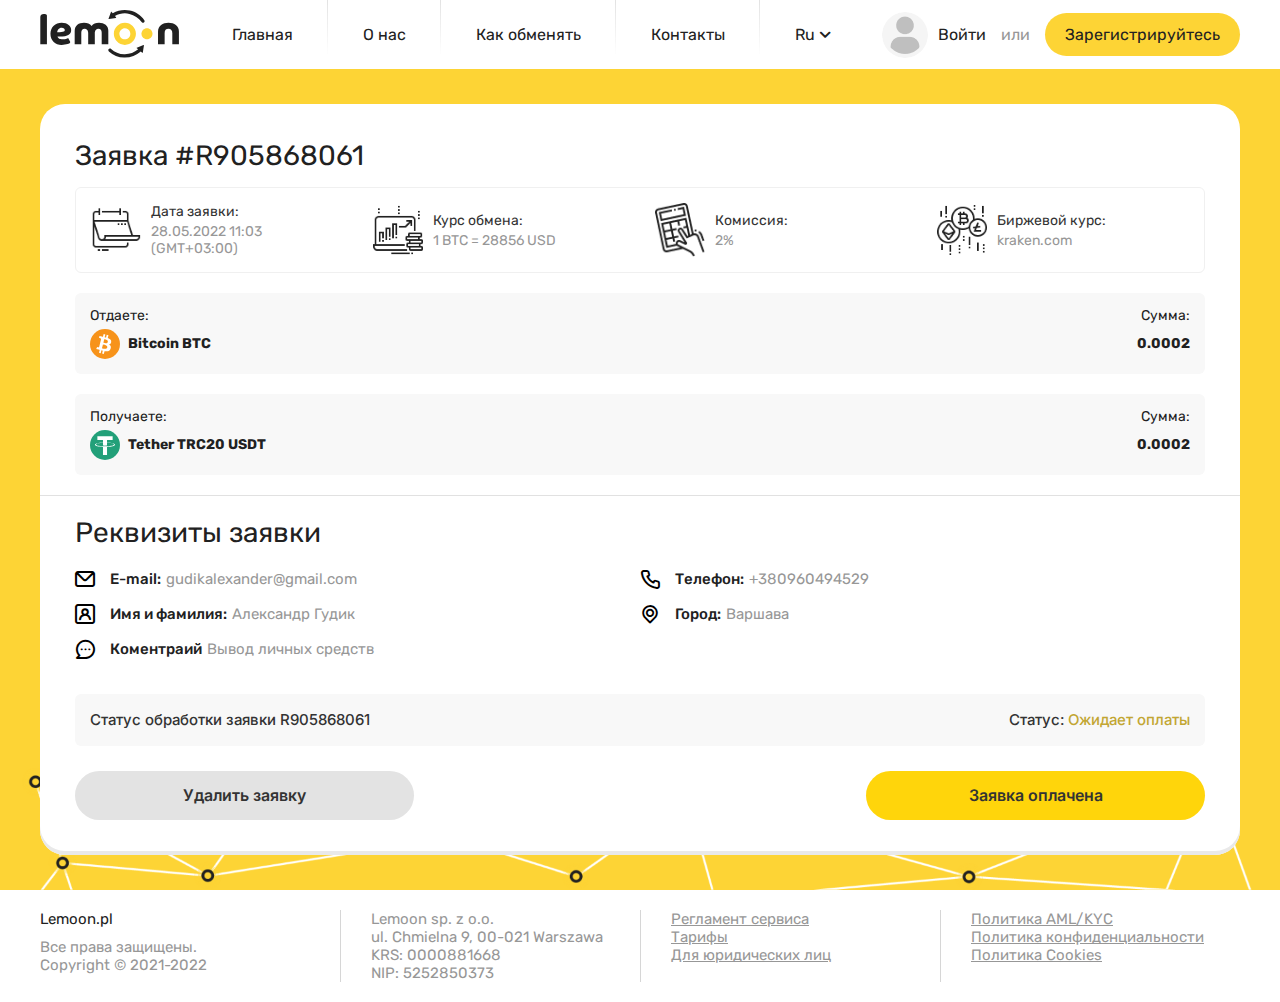
<file: request.html>
<!DOCTYPE html>

<html lang="ru">
	<!--Заголовок страницы, контейнер для других важных данных (не отображается)-->
	<head>
		<!--Заголовок страницы-->
		<title>request</title>
		<link
			rel="icon"
			type="image/x-icon"
			sizes="192x192"
			href="img/favicon.ico"
		/>
		<!--===============================-->
		<!--Libs-->

			<!--JQ--><script src="libs/jquery.js"></script>

		<!--===============================-->
		<!--Css-->
			<link rel="stylesheet" href="css/style.css" />
		<!--===============================-->
		<meta charset="utf-8">
		<meta name="viewport" content="width=device-width">
		<meta name="format-detection" content="telephone=no">
	</head>
	<!-- Отображаемое тело страницы -->
	<body>
		<div class="wrapper">
			<header class="header">
				<div class="container">
					<div class="header__body">
						<div class="menu__icon">
							<span></span>
						</div>
						<a href="" class="header__logo">
							<img src="img/header/Logo.svg" alt="">	
						</a>
						<div data-da=".burger__wrapper, 767, last" class="header-nav">
							<a href="" class="header-nav__link hover-black-link">
								Главная
							</a>
							<a href="" class="header-nav__link hover-black-link">
								О нас
							</a>
							<a href="" class="header-nav__link hover-black-link">
								Как обменять
							</a>
							<a href="" class="header-nav__link hover-black-link">
								Контакты
							</a>
							<div data-da=".footer__body, 767, last" class="header-nav__link header-languages header-nav-language__wrapper content-header__language">
								<span class="header-nav-language header-languages__title language-content-header__button hover-black-link">
									Ru <span class="icon-pointer"></span>
								</span>
								<div class="language-content-header__list header-languages__wrapper">
									<a href="" class="language-content-header__link link-hover">
										EN
									</a>
									<a href="" class="language-content-header__link link-hover">
										RU
									</a>
								</div>
							</div>
						</div>
						<div class="header-button header-button_pc">
							<a href="#popup-to-come-in" class="header-button__link header-button__link_to-come-in popup-link ">
								<span class="header-button__img ibg">
									<img src="img/header/1.png" alt="">
								</span>
								<span>Войти</span>
							</a>
							<span>или</span>
							<a href="#popup-registration" class="header-button__link header-button__link_register popup-link button-orang-hover">
								Зарегистрируйтесь
							</a>
						</div>
						<div class="header-button header-button_mb menu__icon-logaut">
							<span class="icon-human-circle"></span>
						</div>

					</div>
					<div class="burger menu__body">
						<div class="burger__heder">
							
						</div>
						<div class="burger__wrapper">
					
						</div>
						<div class="burger__footer">
							
						</div>
					</div>
					<div class="burger burger-form">
						<div class="burger__wrapper burger__wrapper_pd-top">
							<div class="popup__title">
								<span>Войти в Личный Кабинет</span>
							</div>
							<form class="popup-form _form-validation__wrapper"> 
								<div class="popup-form__title">
									Введите ваш E-mail:
								</div>
								<div class="input__wrapper popup-form__wrapper _form-validation__body">
									<span class="icon-letter icon"></span>
									<input type="email" name="" class="input _input-placeholder input-grey _form-validation__input" data-default="Option 0" placeholder="E-mail">
								</div>
								<div class="popup-form__title">
									Пароль <a href="popup-password-recovery" class="popup-link hover-black-link">Забыли пароль?</a>
								</div>
								<div class="input__wrapper popup-form__wrapper _form-validation__body">
									<span class="icon-lock icon"></span>
									<input type="password" name="" class="input input-grey _input-placeholder input_pading-0-50-0-15 _form-validation__input" data-default="Option 0" placeholder="********************">
								</div>
								<div class="popup-text">
									Переходя в личный кабинет, вы соглашаетесь с условиями и правилами сервиса.
								</div>
					
								
								<button onclick="return false" class="popup-form__button hover-yellow-button _form-validation__button">Войти</button>
								<span class="popup-form__or">или</span>

								<a href="popup-registration" class="popup-link popup-form__button hover-grei-button _form-validation__button">Зарегистироваться</a>
							</form>
						</div>
					</div>
				</div>
			</header>
			<div class="request">
				<div class="container">
					<div class="request__wrapper">
						<div class="request__title">
							Заявка #R905868061
						</div>
						<div class="request-img-list">
							<div class="request-img-list__blok">
								<div class="request-img-list__img">
									<img src="img/request/1.png" alt="">
								</div>
								<div class="request-img-list__content">
									<div class="request-img-list__title">
										Дата заявки:
									</div>
									<div class="request-img-list__text">
										28.05.2022 11:03 (GMT+03:00)
									</div>
								</div>
							</div>
							<div class="request-img-list__blok">
								<div class="request-img-list__img">
									<img src="img/request/2.png" alt="">
								</div>
								<div class="request-img-list__content">
									<div class="request-img-list__title">
										Курс обмена:
									</div>
									<div class="request-img-list__text">
										1 BTC = 28856 USD
									</div>
								</div>
							</div>
							<div class="request-img-list__blok">
								<div class="request-img-list__img">
									<img src="img/request/4.png" alt="">
								</div>
								<div class="request-img-list__content">
									<div class="request-img-list__title">
										Комиссия:
									</div>
									<div class="request-img-list__text">
										2%
									</div>
								</div>
							</div>
							<div class="request-img-list__blok">
								<div class="request-img-list__img">
									<img src="img/request/3.png" alt="">
								</div>
								<div class="request-img-list__content">
									<div class="request-img-list__title">
										Биржевой курс:
									</div>
									<a href="" class="request-img-list__text">
										kraken.com
									</a>
								</div>
							</div>
						</div>
						<div class="request-blok">
							<div class="request-blok__title">
								<span>
									Отдаете:
								</span>
								<span>
									Сумма:
								</span>
							</div>
							<div class="request-blok__content">
								<div class="request-blok__text">
									<img src="img/index-calculator/5.svg" alt="">
									<span>
										Bitcoin BTC
									</span>
								</div>
								<div class="request-blok__number">
									0.0002
								</div>
							</div>
						</div>
						<div class="request-blok">
							<div class="request-blok__title">
								<span>
									Получаете:
								</span>
								<span>
									Сумма:
								</span>
							</div>
							<div class="request-blok__content">
								<div class="request-blok__text">
									<img src="img/index-calculator/3.svg" alt="">
									<span>
										Tether TRC20 USDT 
									</span>
								</div>
								<div class="request-blok__number">
									0.0002
								</div>
							</div>
						</div>
						<div class="requisites">
							<div class="requisites__title">
								Реквизиты заявки
							</div>
							<div class="requisites__body">
								<div class="requisites__blok">
									<span class="requisites__icon icon-letter"></span>
									<div class="requisites__content">
										<span>
											E-mail: 
										</span>
										gudikalexander@gmail.com
									</div>
								</div>
								<div class="requisites__blok">
									<span class="requisites__icon icon-telephone"></span>
									<div class="requisites__content">
										<span>
											Телефон:
										</span>
										+380960494529
									</div>
								</div>
								<div class="requisites__blok">
									<span class="requisites__icon icon-human-square"></span>
									<div class="requisites__content">
										<span>
											Имя и фамилия:
										</span>
										Александр Гудик
									</div>
								</div>
								<div class="requisites__blok">
									<span class="requisites__icon icon-pointer-locality"></span>
									<div class="requisites__content">
										<span>
											Город: 
										</span>
										Варшава
									</div>
								</div>
								<div class="requisites__blok">
									<span class="requisites__icon icon-message"></span>
									<div class="requisites__content">
										<span>
											Коментраий
										</span>
										Вывод личных средств
									</div>
								</div>
							</div>
						</div>
						<div class="request-status">
							<div class="request-status__title">
								Статус обработки заявки R905868061
							</div>
							<!--
								&.request-status__content_completed span {
									color: #22A079;
								}
								&.request-status__content_expects span {
									color: #C2A633;
								}
								&.request-status__content_canceled span {
									color: #FF0B0B;
								}
							-->
							<div class="request-status__content request-status__content_expects">
								Статус: <span>Ожидает оплаты</span>
							</div>
						</div>
						<div class="button-wrapper button-wrapper_15">
							<a href="" class="popup-form__button hover-grei-button _form-validation__button">Удалить заявку</a>
							<a href="" class="popup-form__button hover-yellow-button _form-validation__button">Заявка оплачена</a>
						</div>
					</div>
				</div>
			</div>
			<footer class="footer">
				<img src="img/Line.png" alt="" class="footer-line">
				<div class="container">
					<div class="footer__body">
						<div class="footer-text">
							<div class="footer-text__title">
								Lemoon.pl
							</div>
							<div class="footer-text__content">
								Все права защищены. <br>
								<span>Copyright © 2021-2022</span>
							</div>
						</div>
						<div data-da=".burger__wrapper, 767, last" class="footer__content">
							<div class="footer__blok footer-blok">
								<span data-da=".burger__footer, 767, last" class="footer-blok__text">
									<span>Lemoon sp. z o.o.</span>
									<span>ul. Chmielna 9, 00-021 Warszawa </span>
									<span>KRS: 0000881668 </span>
									<span>NIP: 5252850373</span>
								</span>
							</div>
							<div class="footer__blok footer-blok">
								<div class="footer-blok__link">
									<a href="" class="hover-black-link">Регламент сервиса</a>
								</div>
								<div class="footer-blok__link">
									<a href="" class="hover-black-link">Тарифы</a>
								</div>
								<div class="footer-blok__link">
									<a href="" class="hover-black-link">Для юридических лиц</a>
								</div>
							</div>
							<div class="footer__blok footer-blok">
								<div class="footer-blok__link">
									<a href="" class="hover-black-link">Политика AML/KYC</a>
								</div>
								<div class="footer-blok__link">
									<a href="" class="hover-black-link">Политика конфиденциальности</a>
								</div>
								<div class="footer-blok__link">
									<a href="" class="hover-black-link">Политика Cookies</a>
								</div>
							</div>
						</div>
					</div>
				</div>
			</footer>
			<div class="popup " id="popup-to-come-in">
				<div class="popup__body">
					<div class="popup__content">

						<div class="popup__title">
							<span>Войти в Lemoon</span>

							<a href="#" class="popup__close close-popup">
								<span></span>
							</a>
						</div>
						<form class="popup-form _form-validation__wrapper"> 
							<div class="popup-form__title">
								Введите ваш E-mail:<a href="popup-registration" class="popup-link hover-black-link">Регистрация</a>
							</div>
							<div class="input__wrapper popup-form__wrapper _form-validation__body">
								<span class="icon-letter icon"></span>
								<input type="email" name="" class="input _input-placeholder input-grey _form-validation__input" data-default="Option 0" placeholder="E-mail">
							</div>
							<div class="popup-form__title">
								Введите ваш пароль:<a href="popup-password-recovery" class="popup-link hover-black-link">Забыли пароль?</a>
							</div>
							<div class="input__wrapper popup-form__wrapper _form-validation__body">
								<span class="icon-lock icon"></span>
								<input type="password" name="" class="input input-grey _input-placeholder input_pading-0-50-0-15 _form-validation__input" data-default="Option 0" placeholder="********************">
							</div>
							<button onclick="return false" class="popup-form__button hover-yellow-button _form-validation__button">Зарегистрироваться</button>
						</form>
					</div>
				</div>
			</div>
			<div class="popup" id="popup-password-recovery">
				<div class="popup__body">
					<div class="popup__content">

						<div class="popup__title">
							<span>Восстановление пароля</span>

							<a href="#" class="popup__close close-popup">
								<span></span>
							</a>
						</div>
						<form class="popup-form _form-validation__wrapper"> 
							<div class="popup-form__title">
								Введите ваш E-mail:<a href="popup-registration" class="popup-link hover-black-link">Регистрация</a>
							</div>
							<div class="input__wrapper popup-form__wrapper _form-validation__body">
								<span class="icon-letter icon"></span>
								<input type="email" name="" class="input _input-placeholder input-grey _form-validation__input" data-default="Option 0" placeholder="E-mail">
							</div>
							<button onclick="return false" class="popup-form__button hover-yellow-button _form-validation__button">Восстановить</button>
						</form>
					</div>
				</div>
			</div>
			<div class="popup" id="popup-new-password">
				<div class="popup__body">
					<div class="popup__content">

						<div class="popup__title">
							<span>Новый пароль</span>

							<a href="#" class="popup__close close-popup">
								<span></span>
							</a>
						</div>
						<form class="popup-form _form-validation__wrapper"> 
							<div class="popup-form__title">
								Придумайте пароль:
							</div>
							<div class="input__wrapper popup-form__wrapper _form-validation__body">
								<span class="icon-lock icon"></span>
								<input type="password" name="" class="input input-grey _input-placeholder input_pading-0-50-0-15 _form-validation__input" data-default="Option 0" placeholder="********************">
							</div>
							<div class="popup-form__title">
								Повторите ввод пароля
							</div>
							<div class="input__wrapper popup-form__wrapper _form-validation__body">
								<span class="icon-lock icon"></span>
								<input type="password" name="" class="input input-grey _input-placeholder input_pading-0-50-0-15 _form-validation__input" data-default="Option 0" placeholder="********************">
							</div>
							<button onclick="return false" class="popup-form__button hover-yellow-button _form-validation__button">Сохарнить пароль</button>
						</form>
					</div>
				</div>
			</div>
			<div class="popup" id="popup-registration">
				<div class="popup__body">
					<div class="popup__content">

						<div class="popup__title">
							<span>Регистрация</span>

							<a href="#" class="popup__close close-popup">
								<span></span>
							</a>
						</div>
						<form class="popup-form _form-validation__wrapper"> 
							<div class="popup-form__title">
								Ваше ФИО латинскими буквами:
							</div>
							<div class="input__wrapper popup-form__wrapper _form-validation__body">
								<span class="icon-human icon"></span>
								<input type="text" name="" class="input _input-placeholder input-grey _form-validation__input" data-default="Option 0" placeholder="Popov Ivan Petrovich">
							</div>
							<div class="popup-form__title">
								Введите номер телефона:
							</div>
							<div class="input__wrapper popup-form__wrapper _form-validation__body">
								<span class="icon-telephone icon"></span>
								<input type="text" name="" class="input _input-placeholder input-grey _form-validation__input" data-default="Option 0" placeholder="380987654321">
							</div>
							<div class="popup-form__title">
								Ваш E-mail:
							</div>
							<div class="input__wrapper popup-form__wrapper _form-validation__body">
								<span class="icon-letter icon"></span>
								<input type="email" name="" class="input _input-placeholder input-grey _form-validation__input" data-default="Option 0" placeholder="E-mail">
							</div>
							<div class="popup-form__title">
								Ваш телеграм:
							</div>
							<div class="input__wrapper popup-form__wrapper _form-validation__body">
								<span class="icon-telegram icon"></span>
								<input type="text" name="" class="input _input-placeholder input-grey _form-validation__input" data-default="Option 0" placeholder="Ваш телеграм">
							</div>
							<div class="popup-form__title">
								Придумайте пароль:
							</div>
							<div class="input__wrapper popup-form__wrapper _form-validation__body">
								<span class="icon-lock icon"></span>
								<input type="password" name="" class="input _input-placeholder input-grey _form-validation__input" data-default="Option 0" placeholder="********************">
							</div>
							<div class="popup-form__title">
								Повторите ввод пароля
							</div>
							<div class="input__wrapper popup-form__wrapper _form-validation__body">
								<span class="icon-lock icon"></span>
								<input type="password" name="" class="input _input-placeholder input-grey _form-validation__input" data-default="Option 0" placeholder="********************">
							</div>
							<div class="input-checkbox input-checkbox_margin-20px _form-validation__body">
								<input type="checkbox" id="popup-checkbox-2" class="_form-validation__input"> 
								<label for="popup-checkbox-2">Регламентом Сервиса и Тарифами</label>
							</div>
							<div class="input-checkbox input-checkbox_margin-20px _form-validation__body">
								<input type="checkbox" id="popup-checkbox-3" class="_form-validation__input"> 
								<label for="popup-checkbox-3">Политикой Конфиденциальности и политикой Cookies</label>
							</div>
							<div class="input-checkbox input-checkbox_margin-20px _form-validation__body">
								<input type="checkbox" id="popup-checkbox-4" class="_form-validation__input"> 
								<label for="popup-checkbox-4">Политикой AML/KYC</label>
							</div>
							<button onclick="return false" class="popup-form__button hover-yellow-button _form-validation__button">Зарегистрироваться</button>
						</form>
					</div>
				</div>
			</div>
			<div class="popup" id="popup-password-recovery2">
				<div class="popup__body">
					<div class="popup__content">

						<div class="popup__title">
							<span>Восстановление пароля</span>

							<a href="#" class="popup__close close-popup">
								<span></span>
							</a>
						</div>
						<div class="popup-img-text">
							<div class="popup-img-text__img">
								<img src="img/popup/1.png" alt="">
							</div>
							<div class="popup-img-text__text">
								<p>
									На указанную вами почту выслано письмо с дальнейшими инструкциями.
								</p>
								<p>
									Для завершения восстановления пароля перейдите по ссылке, указанной в письме.
								</p>
							</div>
						</div>
					</div>
				</div>
			</div>
		</div>
		<script src="js/custom.js"></script>
	</body>
</html>
</file>
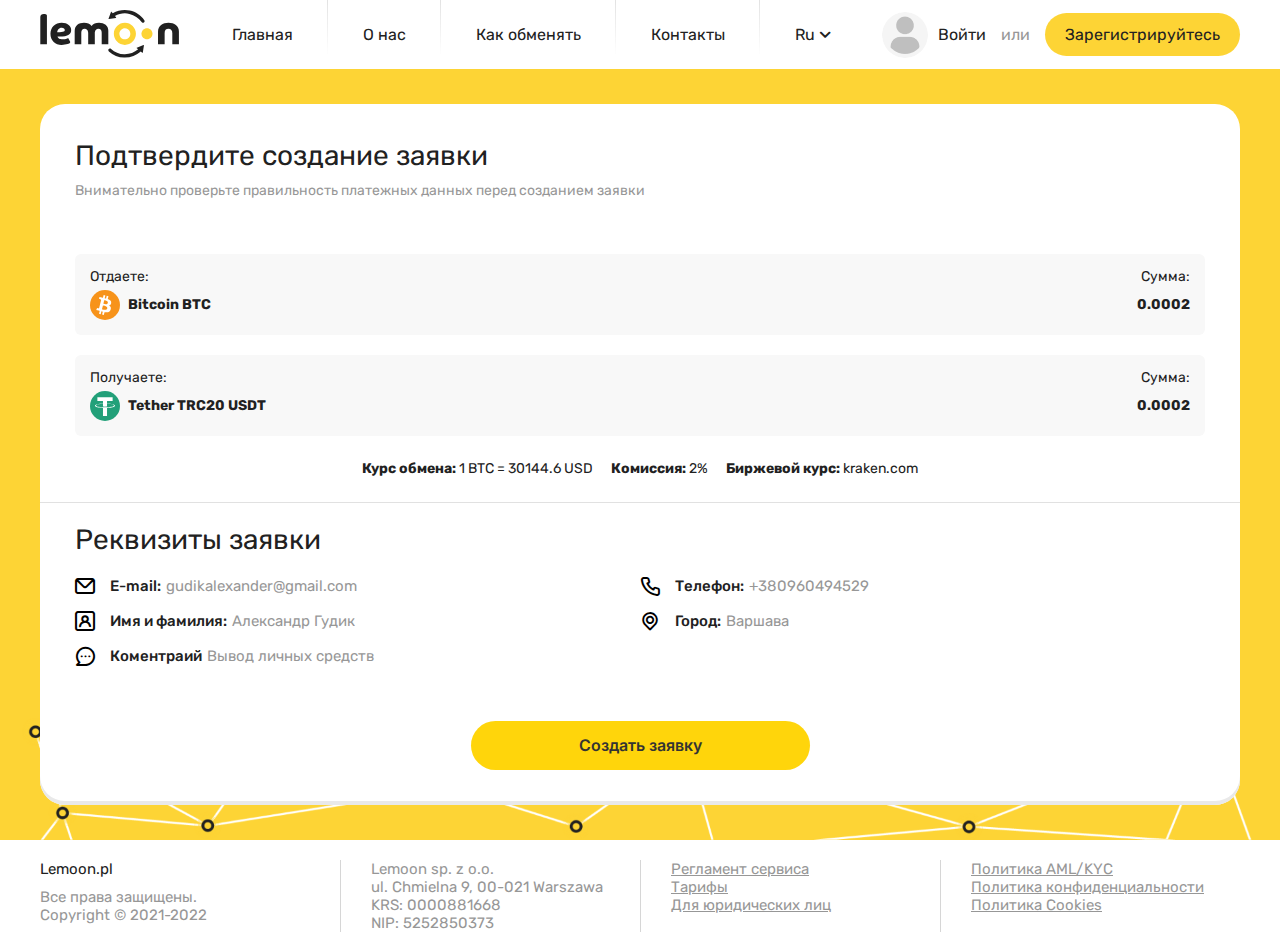
<file: requestconfirmation.html>
<!DOCTYPE html>

<html lang="ru">
	<!--Заголовок страницы, контейнер для других важных данных (не отображается)-->
	<head>
		<!--Заголовок страницы-->
		<title>requestconfirmation</title>
		<link
			rel="icon"
			type="image/x-icon"
			sizes="192x192"
			href="img/favicon.ico"
		/>
		<!--===============================-->
		<!--Libs-->

			<!--JQ--><script src="libs/jquery.js"></script>

		<!--===============================-->
		<!--Css-->
			<link rel="stylesheet" href="css/style.css" />
		<!--===============================-->
		<meta charset="utf-8">
		<meta name="viewport" content="width=device-width">
		<meta name="format-detection" content="telephone=no">
	</head>
	<!-- Отображаемое тело страницы -->
	<body>
		<div class="wrapper">
			<header class="header">
				<div class="container">
					<div class="header__body">
						<div class="menu__icon">
							<span></span>
						</div>
						<a href="" class="header__logo">
							<img src="img/header/Logo.svg" alt="">	
						</a>
						<div data-da=".burger__wrapper, 767, last" class="header-nav">
							<a href="" class="header-nav__link hover-black-link">
								Главная
							</a>
							<a href="" class="header-nav__link hover-black-link">
								О нас
							</a>
							<a href="" class="header-nav__link hover-black-link">
								Как обменять
							</a>
							<a href="" class="header-nav__link hover-black-link">
								Контакты
							</a>
							<div data-da=".footer__body, 767, last" class="header-nav__link header-languages header-nav-language__wrapper content-header__language">
								<span class="header-nav-language header-languages__title language-content-header__button hover-black-link">
									Ru <span class="icon-pointer"></span>
								</span>
								<div class="language-content-header__list header-languages__wrapper">
									<a href="" class="language-content-header__link link-hover">
										EN
									</a>
									<a href="" class="language-content-header__link link-hover">
										RU
									</a>
								</div>
							</div>
						</div>
						<div class="header-button header-button_pc">
							<a href="#popup-to-come-in" class="header-button__link header-button__link_to-come-in popup-link ">
								<span class="header-button__img ibg">
									<img src="img/header/1.png" alt="">
								</span>
								<span>Войти</span>
							</a>
							<span>или</span>
							<a href="#popup-registration" class="header-button__link header-button__link_register popup-link button-orang-hover">
								Зарегистрируйтесь
							</a>
						</div>
						<div class="header-button header-button_mb menu__icon-logaut">
							<span class="icon-human-circle"></span>
						</div>

					</div>
					<div class="burger menu__body">
						<div class="burger__heder">
							
						</div>
						<div class="burger__wrapper">
					
						</div>
						<div class="burger__footer">
							
						</div>
					</div>
					<div class="burger burger-form">
						<div class="burger__wrapper burger__wrapper_pd-top">
							<div class="popup__title">
								<span>Войти в Личный Кабинет</span>
							</div>
							<form class="popup-form _form-validation__wrapper"> 
								<div class="popup-form__title">
									Введите ваш E-mail:
								</div>
								<div class="input__wrapper popup-form__wrapper _form-validation__body">
									<span class="icon-letter icon"></span>
									<input type="email" name="" class="input _input-placeholder input-grey _form-validation__input" data-default="Option 0" placeholder="E-mail">
								</div>
								<div class="popup-form__title">
									Пароль <a href="popup-password-recovery" class="popup-link hover-black-link">Забыли пароль?</a>
								</div>
								<div class="input__wrapper popup-form__wrapper _form-validation__body">
									<span class="icon-lock icon"></span>
									<input type="password" name="" class="input input-grey _input-placeholder input_pading-0-50-0-15 _form-validation__input" data-default="Option 0" placeholder="********************">
								</div>
								<div class="popup-text">
									Переходя в личный кабинет, вы соглашаетесь с условиями и правилами сервиса.
								</div>
					
								
								<button onclick="return false" class="popup-form__button hover-yellow-button _form-validation__button">Войти</button>
								<span class="popup-form__or">или</span>

								<a href="popup-registration" class="popup-link popup-form__button hover-grei-button _form-validation__button">Зарегистироваться</a>
							</form>
						</div>
					</div>
				</div>
			</header>
			<div class="request">
				<div class="container">
					<div class="request__wrapper">
						<div class="pay-application__title">
							Подтвердите создание заявки
						</div>
						<div class="pay-application__text pay-application__text_55">
							Внимательно проверьте правильность платежных данных перед созданием заявки
						</div>
						<div class="request-blok">
							<div class="request-blok__title">
								<span>
									Отдаете:
								</span>
								<span>
									Сумма:
								</span>
							</div>
							<div class="request-blok__content">
								<div class="request-blok__text">
									<img src="img/index-calculator/5.svg" alt="">
									<span>
										Bitcoin BTC
									</span>
								</div>
								<div class="request-blok__number">
									0.0002
								</div>
							</div>
						</div>
						<div class="request-blok">
							<div class="request-blok__title">
								<span>
									Получаете:
								</span>
								<span>
									Сумма:
								</span>
							</div>
							<div class="request-blok__content">
								<div class="request-blok__text">
									<img src="img/index-calculator/3.svg" alt="">
									<span>
										Tether TRC20 USDT 
									</span>
								</div>
								<div class="request-blok__number">
									0.0002
								</div>
							</div>
						</div>
						<div class="pay-application__sub-title pay-application__sub-title_center">
							<b>Курс обмена:</b> <span class="pay-application__sub-title_15">1 BTC = 30144.6 USD</span>
							<b>Комиссия:</b> <span class="pay-application__sub-title_15">2%</span>
							<b>Биржевой курс:</b> <span>kraken.com</span>
						</div>
						<div class="requisites">
							<div class="requisites__title">
								Реквизиты заявки
							</div>
							<div class="requisites__body">
								<div class="requisites__blok">
									<span class="requisites__icon icon-letter"></span>
									<div class="requisites__content">
										<span>
											E-mail: 
										</span>
										gudikalexander@gmail.com
									</div>
								</div>
								<div class="requisites__blok">
									<span class="requisites__icon icon-telephone"></span>
									<div class="requisites__content">
										<span>
											Телефон:
										</span>
										+380960494529
									</div>
								</div>
								<div class="requisites__blok">
									<span class="requisites__icon icon-human-square"></span>
									<div class="requisites__content">
										<span>
											Имя и фамилия:
										</span>
										Александр Гудик
									</div>
								</div>
								<div class="requisites__blok">
									<span class="requisites__icon icon-pointer-locality"></span>
									<div class="requisites__content">
										<span>
											Город: 
										</span>
										Варшава
									</div>
								</div>
								<div class="requisites__blok">
									<span class="requisites__icon icon-message"></span>
									<div class="requisites__content">
										<span>
											Коментраий
										</span>
										Вывод личных средств
									</div>
								</div>
							</div>
						</div>
						<div class="button-wrapper button-wrapper_15 button-wrapper_center">
							<a href="" class="popup-form__button hover-yellow-button _form-validation__button">Создать заявку</a>
						</div>
					</div>
				</div>
			</div>
			<footer class="footer">
				<img src="img/Line.png" alt="" class="footer-line">
				<div class="container">
					<div class="footer__body">
						<div class="footer-text">
							<div class="footer-text__title">
								Lemoon.pl
							</div>
							<div class="footer-text__content">
								Все права защищены. <br>
								<span>Copyright © 2021-2022</span>
							</div>
						</div>
						<div data-da=".burger__wrapper, 767, last" class="footer__content">
							<div class="footer__blok footer-blok">
								<span data-da=".burger__footer, 767, last" class="footer-blok__text">
									<span>Lemoon sp. z o.o.</span>
									<span>ul. Chmielna 9, 00-021 Warszawa </span>
									<span>KRS: 0000881668 </span>
									<span>NIP: 5252850373</span>
								</span>
							</div>
							<div class="footer__blok footer-blok">
								<div class="footer-blok__link">
									<a href="" class="hover-black-link">Регламент сервиса</a>
								</div>
								<div class="footer-blok__link">
									<a href="" class="hover-black-link">Тарифы</a>
								</div>
								<div class="footer-blok__link">
									<a href="" class="hover-black-link">Для юридических лиц</a>
								</div>
							</div>
							<div class="footer__blok footer-blok">
								<div class="footer-blok__link">
									<a href="" class="hover-black-link">Политика AML/KYC</a>
								</div>
								<div class="footer-blok__link">
									<a href="" class="hover-black-link">Политика конфиденциальности</a>
								</div>
								<div class="footer-blok__link">
									<a href="" class="hover-black-link">Политика Cookies</a>
								</div>
							</div>
						</div>
					</div>
				</div>
			</footer>
			<div class="popup " id="popup-to-come-in">
				<div class="popup__body">
					<div class="popup__content">

						<div class="popup__title">
							<span>Войти в Lemoon</span>

							<a href="#" class="popup__close close-popup">
								<span></span>
							</a>
						</div>
						<form class="popup-form _form-validation__wrapper"> 
							<div class="popup-form__title">
								Введите ваш E-mail:<a href="popup-registration" class="popup-link hover-black-link">Регистрация</a>
							</div>
							<div class="input__wrapper popup-form__wrapper _form-validation__body">
								<span class="icon-letter icon"></span>
								<input type="email" name="" class="input _input-placeholder input-grey _form-validation__input" data-default="Option 0" placeholder="E-mail">
							</div>
							<div class="popup-form__title">
								Введите ваш пароль:<a href="popup-password-recovery" class="popup-link hover-black-link">Забыли пароль?</a>
							</div>
							<div class="input__wrapper popup-form__wrapper _form-validation__body">
								<span class="icon-lock icon"></span>
								<input type="password" name="" class="input input-grey _input-placeholder input_pading-0-50-0-15 _form-validation__input" data-default="Option 0" placeholder="********************">
							</div>
							<button onclick="return false" class="popup-form__button hover-yellow-button _form-validation__button">Зарегистрироваться</button>
						</form>
					</div>
				</div>
			</div>
			<div class="popup" id="popup-password-recovery">
				<div class="popup__body">
					<div class="popup__content">

						<div class="popup__title">
							<span>Восстановление пароля</span>

							<a href="#" class="popup__close close-popup">
								<span></span>
							</a>
						</div>
						<form class="popup-form _form-validation__wrapper"> 
							<div class="popup-form__title">
								Введите ваш E-mail:<a href="popup-registration" class="popup-link hover-black-link">Регистрация</a>
							</div>
							<div class="input__wrapper popup-form__wrapper _form-validation__body">
								<span class="icon-letter icon"></span>
								<input type="email" name="" class="input _input-placeholder input-grey _form-validation__input" data-default="Option 0" placeholder="E-mail">
							</div>
							<button onclick="return false" class="popup-form__button hover-yellow-button _form-validation__button">Восстановить</button>
						</form>
					</div>
				</div>
			</div>
			<div class="popup" id="popup-new-password">
				<div class="popup__body">
					<div class="popup__content">

						<div class="popup__title">
							<span>Новый пароль</span>

							<a href="#" class="popup__close close-popup">
								<span></span>
							</a>
						</div>
						<form class="popup-form _form-validation__wrapper"> 
							<div class="popup-form__title">
								Придумайте пароль:
							</div>
							<div class="input__wrapper popup-form__wrapper _form-validation__body">
								<span class="icon-lock icon"></span>
								<input type="password" name="" class="input input-grey _input-placeholder input_pading-0-50-0-15 _form-validation__input" data-default="Option 0" placeholder="********************">
							</div>
							<div class="popup-form__title">
								Повторите ввод пароля
							</div>
							<div class="input__wrapper popup-form__wrapper _form-validation__body">
								<span class="icon-lock icon"></span>
								<input type="password" name="" class="input input-grey _input-placeholder input_pading-0-50-0-15 _form-validation__input" data-default="Option 0" placeholder="********************">
							</div>
							<button onclick="return false" class="popup-form__button hover-yellow-button _form-validation__button">Сохарнить пароль</button>
						</form>
					</div>
				</div>
			</div>
			<div class="popup" id="popup-registration">
				<div class="popup__body">
					<div class="popup__content">

						<div class="popup__title">
							<span>Регистрация</span>

							<a href="#" class="popup__close close-popup">
								<span></span>
							</a>
						</div>
						<form class="popup-form _form-validation__wrapper"> 
							<div class="popup-form__title">
								Ваше ФИО латинскими буквами:
							</div>
							<div class="input__wrapper popup-form__wrapper _form-validation__body">
								<span class="icon-human icon"></span>
								<input type="text" name="" class="input _input-placeholder input-grey _form-validation__input" data-default="Option 0" placeholder="Popov Ivan Petrovich">
							</div>
							<div class="popup-form__title">
								Введите номер телефона:
							</div>
							<div class="input__wrapper popup-form__wrapper _form-validation__body">
								<span class="icon-telephone icon"></span>
								<input type="text" name="" class="input _input-placeholder input-grey _form-validation__input" data-default="Option 0" placeholder="380987654321">
							</div>
							<div class="popup-form__title">
								Ваш E-mail:
							</div>
							<div class="input__wrapper popup-form__wrapper _form-validation__body">
								<span class="icon-letter icon"></span>
								<input type="email" name="" class="input _input-placeholder input-grey _form-validation__input" data-default="Option 0" placeholder="E-mail">
							</div>
							<div class="popup-form__title">
								Ваш телеграм:
							</div>
							<div class="input__wrapper popup-form__wrapper _form-validation__body">
								<span class="icon-telegram icon"></span>
								<input type="text" name="" class="input _input-placeholder input-grey _form-validation__input" data-default="Option 0" placeholder="Ваш телеграм">
							</div>
							<div class="popup-form__title">
								Придумайте пароль:
							</div>
							<div class="input__wrapper popup-form__wrapper _form-validation__body">
								<span class="icon-lock icon"></span>
								<input type="password" name="" class="input _input-placeholder input-grey _form-validation__input" data-default="Option 0" placeholder="********************">
							</div>
							<div class="popup-form__title">
								Повторите ввод пароля
							</div>
							<div class="input__wrapper popup-form__wrapper _form-validation__body">
								<span class="icon-lock icon"></span>
								<input type="password" name="" class="input _input-placeholder input-grey _form-validation__input" data-default="Option 0" placeholder="********************">
							</div>
							<div class="input-checkbox input-checkbox_margin-20px _form-validation__body">
								<input type="checkbox" id="popup-checkbox-2" class="_form-validation__input"> 
								<label for="popup-checkbox-2">Регламентом Сервиса и Тарифами</label>
							</div>
							<div class="input-checkbox input-checkbox_margin-20px _form-validation__body">
								<input type="checkbox" id="popup-checkbox-3" class="_form-validation__input"> 
								<label for="popup-checkbox-3">Политикой Конфиденциальности и политикой Cookies</label>
							</div>
							<div class="input-checkbox input-checkbox_margin-20px _form-validation__body">
								<input type="checkbox" id="popup-checkbox-4" class="_form-validation__input"> 
								<label for="popup-checkbox-4">Политикой AML/KYC</label>
							</div>
							<button onclick="return false" class="popup-form__button hover-yellow-button _form-validation__button">Зарегистрироваться</button>
						</form>
					</div>
				</div>
			</div>
			<div class="popup" id="popup-password-recovery2">
				<div class="popup__body">
					<div class="popup__content">

						<div class="popup__title">
							<span>Восстановление пароля</span>

							<a href="#" class="popup__close close-popup">
								<span></span>
							</a>
						</div>
						<div class="popup-img-text">
							<div class="popup-img-text__img">
								<img src="img/popup/1.png" alt="">
							</div>
							<div class="popup-img-text__text">
								<p>
									На указанную вами почту выслано письмо с дальнейшими инструкциями.
								</p>
								<p>
									Для завершения восстановления пароля перейдите по ссылке, указанной в письме.
								</p>
							</div>
						</div>
					</div>
				</div>
			</div>
		</div>
		<script src="js/custom.js"></script>
	</body>
</html>
</file>
<file: css/style.css>
@charset "UTF-8";
/*Обнуление*/
@import url("https://fonts.googleapis.com/css2?family=Inter:wght@500&family=Rubik:wght@400;500;700&display=swap");
* {
  padding: 0;
  margin: 0;
  border: 0; }

*, *:before, *:after {
  -moz-box-sizing: border-box;
  -webkit-box-sizing: border-box;
  box-sizing: border-box; }

:focus, :active {
  outline: none; }

a:focus, a:active {
  outline: none; }

nav, footer, header, aside {
  display: block; }

html, body {
  height: 100%;
  width: 100%;
  font-size: 100%;
  line-height: 1;
  font-size: 14px;
  -ms-text-size-adjust: 100%;
  -moz-text-size-adjust: 100%;
  -webkit-text-size-adjust: 100%; }

input, button, textarea {
  font-family: inherit; }

input::-ms-clear {
  display: none; }

button {
  cursor: pointer; }

button::-moz-focus-inner {
  padding: 0;
  border: 0; }

a, a:visited {
  text-decoration: none; }

a:hover {
  text-decoration: none; }

ul li {
  list-style: none; }

img {
  vertical-align: top; }

h1, h2, h3, h4, h5, h6 {
  font-size: inherit;
  font-weight: inherit; }

/*--------------------*/
/*Адаптив изображений*/
.ibg {
  background-position: center;
  background-size: cover;
  background-repeat: no-repeat;
  position: relative; }

.ibg img {
  width: 0;
  height: 0;
  position: absolute;
  top: 0;
  left: 0;
  opacity: 0;
  visibility: hidden; }

/*--------------------*/
body._lock {
  overflow: hidden; }

body {
  background: #FDD435; }

#map {
  width: 100%;
  height: 100%; }

@font-face {
  font-family: 'icomoon';
  src: url("../fonts/icomoon.eot?5pulu3");
  src: url("../fonts/icomoon.eot?5pulu3#iefix") format("embedded-opentype"), url("../fonts/icomoon.ttf?5pulu3") format("truetype"), url("../fonts/icomoon.woff?5pulu3") format("woff"), url("../fonts/icomoon.svg?5pulu3#icomoon") format("svg");
  font-weight: normal;
  font-style: normal;
  font-display: block; }

[class^="icon-"], [class*=" icon-"] {
  font-family: 'icomoon' !important;
  speak: never;
  font-style: normal;
  font-weight: normal;
  font-variant: normal;
  text-transform: none;
  line-height: 1;
  -webkit-font-smoothing: antialiased;
  -moz-osx-font-smoothing: grayscale; }

.icon-letter:before {
  content: "\e900"; }

.icon-jackdaw-s:before {
  content: "\e901"; }

.icon-square-cross:before {
  content: "\e902"; }

.icon-square-jackdaw:before {
  content: "\e903"; }

.icon-document:before {
  content: "\e904"; }

.icon-lock:before {
  content: "\e905"; }

.icon-human:before {
  content: "\e906"; }

.icon-check:before {
  content: "\e907"; }

.icon-human-circle:before {
  content: "\e908"; }

.icon-exit:before {
  content: "\e909"; }

.icon-message:before {
  content: "\e90a"; }

.icon-pointer-locality:before {
  content: "\e90b"; }

.icon-human-square:before {
  content: "\e90c"; }

.icon-telephone:before {
  content: "\e90d"; }

.icon-twitter:before {
  content: "\e90e"; }

.icon-telegram:before {
  content: "\e90f"; }

.icon-facebook:before {
  content: "\e910"; }

.icon-instagram:before {
  content: "\e911"; }

.icon-jackdaw-circle:before {
  content: "\e912"; }

.icon-watsap:before {
  content: "\e913"; }

.icon-telephone-2:before {
  content: "\e914"; }

.icon-mail:before {
  content: "\e915"; }

.icon-jackdaw-b:before {
  content: "\e916"; }

.icon-pointer-botom:before {
  content: "\e917"; }

.icon-pointer-top:before {
  content: "\e918"; }

.icon-pointer:before {
  content: "\e919"; }

body {
  font-family: 'Rubik', sans-serif; }

.container {
  max-width: 1240px;
  margin: 0 auto;
  padding: 0 20px; }

@media (max-width: 1240px) {
  .container {
    max-width: 1064px; } }

@media (max-width: 1064px) {
  .container {
    max-width: 807px; } }

@media (max-width: 767px) {
  .container {
    max-width: none;
    padding: 0 15px; } }

.popup {
  position: fixed;
  width: 100%;
  height: 100%;
  background: rgba(26, 26, 30, 0.15);
  -webkit-backdrop-filter: blur(5px);
  backdrop-filter: blur(5px);
  top: 0;
  left: 0;
  z-index: 100;
  opacity: 0;
  visibility: hidden;
  -webkit-transition: 0.3s;
  -o-transition: 0.3s;
  transition: 0.3s;
  overflow-y: auto;
  overflow-x: hidden; }

.popup.open {
  opacity: 1;
  visibility: visible; }

.popup__area {
  position: absolute;
  width: 100%;
  height: 100%;
  top: 0;
  left: 0; }

.popup__body {
  min-height: 100%;
  display: -webkit-box;
  display: -ms-flexbox;
  display: flex;
  -webkit-box-align: center;
  -ms-flex-align: center;
  align-items: center;
  -webkit-box-pack: center;
  -ms-flex-pack: center;
  justify-content: center;
  padding: 30px 10px; }

.popup__content {
  background: #fff;
  color: #000;
  max-width: 420px;
  width: 420px;
  padding: 30px;
  position: relative;
  border-radius: 12px; }
  @media (max-width: 520px) {
    .popup__content {
      width: 100%; } }

.popup__close {
  display: block;
  z-index: 5;
  position: relative;
  -webkit-box-flex: 0;
  -ms-flex: 0 0 17px;
  flex: 0 0 17px;
  width: 15px;
  height: 9px;
  cursor: pointer; }
  @media (min-width: 1064px) {
    .popup__close {
      -webkit-transition: all 0.3s ease 0s;
      -o-transition: all 0.3s ease 0s;
      transition: all 0.3s ease 0s; }
      .popup__close:hover span, .popup__close:hover:before, .popup__close:hover:after {
        background: #e53b35 !important; } }

.popup__close span,
.popup__close::before,
.popup__close::after {
  left: 0;
  position: absolute;
  height: 10%;
  width: 100%;
  -webkit-transition: all 0.3s ease 0s;
  -o-transition: all 0.3s ease 0s;
  transition: all 0.3s ease 0s;
  background: #000; }

.popup__close::before,
.popup__close::after {
  content: ""; }

.popup__close::before {
  top: 0; }

.popup__close::after {
  bottom: 0; }

.popup__close span {
  top: 50%;
  -webkit-transform: scale(1) translate(0px, -50%);
  -ms-transform: scale(1) translate(0px, -50%);
  transform: scale(1) translate(0px, -50%); }

.popup__close span {
  -webkit-transform: scale(0) translate(0px, -50%);
  -ms-transform: scale(0) translate(0px, -50%);
  transform: scale(0) translate(0px, -50%);
  background: #fff; }

.popup__close::before {
  top: 50%;
  -webkit-transform: rotate(-45deg) translate(0px, -50%);
  -ms-transform: rotate(-45deg) translate(0px, -50%);
  transform: rotate(-45deg) translate(0px, -50%);
  background: #000; }

.popup__close::after {
  bottom: 50%;
  -webkit-transform: rotate(45deg) translate(0px, 50%);
  -ms-transform: rotate(45deg) translate(0px, 50%);
  transform: rotate(45deg) translate(0px, 50%);
  background: #000; }

.popup__title {
  margin-bottom: 20px;
  display: -webkit-box;
  display: -ms-flexbox;
  display: flex;
  -webkit-box-pack: justify;
  -ms-flex-pack: justify;
  justify-content: space-between;
  -webkit-box-align: center;
  -ms-flex-align: center;
  align-items: center; }
  .popup__title span {
    padding-right: 10px;
    font-family: Rubik;
    font-size: 20px;
    font-weight: 400;
    line-height: 24px;
    color: #000000;
    text-transform: uppercase; }

.popup__close-img {
  width: 25px;
  height: 25px;
  display: block; }

.popup-form__title {
  font-family: Inter;
  font-size: 14px;
  font-weight: 500;
  line-height: 17px;
  color: #979797;
  margin-bottom: 7px;
  display: -webkit-box;
  display: -ms-flexbox;
  display: flex;
  -webkit-box-pack: justify;
  -ms-flex-pack: justify;
  justify-content: space-between;
  -webkit-box-align: center;
  -ms-flex-align: center;
  align-items: center; }
  .popup-form__title a {
    color: #979797; }

.popup-form__wrapper {
  margin: 0px !important;
  margin-bottom: 10px !important;
  -webkit-box-shadow: none !important;
  box-shadow: none !important; }
  .popup-form__wrapper input,
  .popup-form__wrapper div {
    -webkit-box-shadow: none !important;
    box-shadow: none !important; }
  .popup-form__wrapper.burger__wrapper_pd-top {
    padding-top: 200px; }

.popup-form__button {
  margin-top: 5px;
  border-radius: 6px;
  background: #FFD50B;
  width: 100%;
  padding: 22px 10px;
  font-family: Inter;
  font-size: 16px;
  font-weight: 600;
  line-height: 19px;
  color: #333;
  border-radius: 35px;
  -webkit-transition: all 0.3s ease 0s;
  -o-transition: all 0.3s ease 0s;
  transition: all 0.3s ease 0s;
  text-align: center;
  display: block; }
  @media (min-width: 1064px) {
    .popup-form__button:hover {
      background: #FDD435 !important;
      -webkit-box-shadow: 0px -2px 0px 0px #ED9122 inset;
      box-shadow: 0px -2px 0px 0px #ED9122 inset; }
    .popup-form__button:active {
      background: #f1c20e !important; } }

.popup-form__foter-text {
  font-family: Inter;
  font-size: 14px;
  font-weight: 600;
  line-height: 17px;
  text-align: center;
  margin-top: 10px; }
  .popup-form__foter-text a {
    font-weight: 500;
    color: #FFD50B; }

.popup-img-text {
  font-size: 0;
  display: -webkit-box;
  display: -ms-flexbox;
  display: flex;
  -webkit-box-pack: justify;
  -ms-flex-pack: justify;
  justify-content: space-between;
  -webkit-box-align: center;
  -ms-flex-align: center;
  align-items: center; }

.popup-img-text__img {
  -webkit-box-flex: 0;
  -ms-flex: 0 0 60px;
  flex: 0 0 60px; }
  .popup-img-text__img img {
    width: 100%; }

.popup-img-text__text {
  padding-left: 25px;
  -webkit-box-flex: 1;
  -ms-flex: 1 1 auto;
  flex: 1 1 auto; }
  .popup-img-text__text p {
    font-family: Rubik;
    font-size: 15px;
    font-weight: 400;
    line-height: 18px;
    color: #979797;
    margin-bottom: 8px; }

.popup-text {
  font-family: Rubik;
  font-size: 15px;
  font-weight: 400;
  line-height: 18px;
  letter-spacing: 0em;
  text-align: center;
  color: #979797;
  margin-bottom: 10px; }

.popup-form__or {
  display: -webkit-box;
  display: -ms-flexbox;
  display: flex;
  -webkit-box-pack: justify;
  -ms-flex-pack: justify;
  justify-content: space-between;
  -webkit-box-align: center;
  -ms-flex-align: center;
  align-items: center;
  margin: 5px 0;
  font-family: Rubik;
  font-size: 15px;
  font-weight: 400;
  line-height: 18px;
  letter-spacing: 0em;
  text-align: center;
  color: #979797; }
  .popup-form__or:before {
    content: "";
    height: 1px;
    display: inline-block;
    background: #DFDFDF;
    -webkit-box-flex: 1;
    -ms-flex: 1 1 auto;
    flex: 1 1 auto;
    margin-right: 15px; }
  .popup-form__or:after {
    content: "";
    height: 1px;
    display: inline-block;
    background: #DFDFDF;
    -webkit-box-flex: 1;
    -ms-flex: 1 1 auto;
    flex: 1 1 auto;
    margin-left: 15px; }

.hover-grei-button {
  background: #E3E3E3;
  -webkit-box-shadow: none !important;
  box-shadow: none !important; }

.input-grey {
  display: block;
  width: 100%;
  height: 54px;
  padding-left: 45px;
  padding-right: 15px;
  background: #F5F5F5;
  border-radius: 6px;
  border: 1px solid #F5F5F5;
  font-family: Rubik;
  font-size: 15px;
  font-weight: 400;
  line-height: 18px;
  color: #212121; }

input[type="checkbox"]:checked,
input[type="checkbox"]:not(:checked) {
  position: absolute;
  left: -9999px; }

input[type="checkbox"]:checked + label,
input[type="checkbox"]:not(:checked) + label {
  display: inline-block;
  position: relative;
  padding-left: 28px;
  line-height: 20px;
  cursor: pointer; }

input[type="checkbox"]:checked + label:before,
input[type="checkbox"]:not(:checked) + label:before {
  content: "";
  position: absolute;
  left: 0px;
  top: 0px;
  width: 18px;
  height: 18px;
  border-radius: 6px;
  background: #F8F8F8;
  -webkit-transition: all 0.1s ease 0s;
  -o-transition: all 0.1s ease 0s;
  transition: all 0.1s ease 0s; }

input[type="checkbox"]:checked + label:before,
input[type="checkbox"]:not(:checked) + label:before {
  border-radius: 2px; }

input[type="checkbox"]:checked + label:after,
input[type="checkbox"]:not(:checked) + label:after {
  content: "\e901";
  font-family: 'icomoon';
  font-size: 15px;
  position: absolute;
  top: 0px;
  color: #212121;
  left: 2px;
  -webkit-transition: all 0.1s ease 0s;
  -o-transition: all 0.1s ease 0s;
  transition: all 0.1s ease 0s; }

input[type="checkbox"]:not(:checked) + label:after {
  color: #979797; }

input[type="checkbox"]:checked + label:after {
  opacity: 1; }

input[type="checkbox"]:checked + label:before {
  background: #FFD50B; }

.input-checkbox {
  /*font-family: Inter;
	font-size: 12px;
	font-weight: 500;
	line-height: 15px;
	color: #979797;*/
  margin-bottom: 15px;
  font-family: Rubik;
  font-size: 15px;
  font-weight: 400;
  line-height: 18px;
  color: #212121; }
  .input-checkbox.input-checkbox_margin-20px {
    margin-top: 20px; }

.input-file__wrapper {
  width: 100%;
  position: relative;
  margin-bottom: 7px;
  padding: 10px 0;
  text-align: center;
  background: #F8F8F8;
  border: 1px solid #F8F8F8;
  border-radius: 6px; }
  .input-file__wrapper.input-file__wrapper_margin-none {
    margin: 0; }
  @media (min-width: 1064px) {
    .input-file__wrapper:hover {
      border: 1px solid #ffed99; }
    .input-file__wrapper:hover {
      border: 1px solid #ffed99; } }

.input__file {
  opacity: 0;
  visibility: hidden;
  position: absolute; }

.input__file-icon-wrapper {
  height: 100%;
  display: -webkit-box;
  display: -ms-flexbox;
  display: flex;
  -webkit-box-align: center;
  -ms-flex-align: center;
  align-items: center;
  border-right: 1px solid #fff;
  -webkit-box-flex: 0;
  -ms-flex: 0 0 130px;
  flex: 0 0 130px;
  position: relative;
  -webkit-transition: all 0.3s ease 0s;
  -o-transition: all 0.3s ease 0s;
  transition: all 0.3s ease 0s;
  border-left: 1px solid #D6D6D6; }
  .input__file-icon-wrapper:before {
    position: absolute;
    font-size: 22px;
    color: #212121;
    -webkit-transition: all 0.3s ease 0s;
    -o-transition: all 0.3s ease 0s;
    transition: all 0.3s ease 0s;
    top: 50%;
    left: 22px;
    -webkit-transform: translate(-50%, -50%);
    -ms-transform: translate(-50%, -50%);
    transform: translate(-50%, -50%); }
  .input__file-icon-wrapper span {
    position: absolute;
    right: 15px;
    font-family: Rubik;
    font-size: 15px;
    font-weight: 400;
    line-height: 18px;
    color: #212121;
    display: block;
    text-align: right; }

.input__file-button-text {
  -webkit-box-flex: 1;
  -ms-flex: 1 1 auto;
  flex: 1 1 auto;
  background: #F8F8F8;
  border: 1px solid #F8F8F8;
  -webkit-transition: all 0.3s ease 0s;
  -o-transition: all 0.3s ease 0s;
  transition: all 0.3s ease 0s;
  color: #979797;
  font-family: Inter;
  font-size: 12px;
  font-weight: 500;
  line-height: 15px;
  font-size: 14px;
  padding-left: 15px;
  display: -webkit-box;
  display: -ms-flexbox;
  display: flex;
  -webkit-box-pack: start;
  -ms-flex-pack: start;
  justify-content: start;
  -webkit-box-align: center;
  -ms-flex-align: center;
  align-items: center;
  /*@media (max-width: 1064px) {
  	flex: 0 0 87%;
  }
  @media (max-width: 580px) {
  	flex: 0 0 75%;
  }*/ }

.input__file-button {
  width: 100%;
  height: 34px;
  color: #fff;
  font-size: 1.125rem;
  font-weight: 700;
  font-size: 0;
  display: -webkit-box;
  display: -ms-flexbox;
  display: flex;
  -webkit-box-pack: justify;
  -ms-flex-pack: justify;
  justify-content: space-between;
  -webkit-box-align: center;
  -ms-flex-align: center;
  align-items: center;
  border-radius: 3px;
  cursor: pointer;
  margin: 0 auto; }

.button-wrapper {
  font-size: 0;
  display: -webkit-box;
  display: -ms-flexbox;
  display: flex;
  -webkit-box-pack: justify;
  -ms-flex-pack: justify;
  justify-content: space-between;
  -webkit-box-align: center;
  -ms-flex-align: center;
  align-items: center;
  margin-top: 35px; }
  @media (max-width: 1240px) {
    .button-wrapper {
      margin-top: calc(10px + 25 * ((100vw - 320px) / 920)); } }
  .button-wrapper a {
    -webkit-box-flex: 0;
    -ms-flex: 0 0 30%;
    flex: 0 0 30%;
    padding: 15px 17px; }
  .button-wrapper.button-wrapper_15 {
    margin-top: 15px; }
    @media (max-width: 1240px) {
      .button-wrapper.button-wrapper_15 {
        margin-top: calc(5px + 10 * ((100vw - 320px) / 920)); } }
  .button-wrapper.button-wrapper_center {
    -webkit-box-pack: center;
    -ms-flex-pack: center;
    justify-content: center; }
  @media (max-width: 767px) {
    .button-wrapper a {
      -webkit-box-flex: 1;
      -ms-flex: 1 1 auto;
      flex: 1 1 auto;
      max-width: 300px; }
    .button-wrapper a:last-child {
      margin-left: 25px; } }
  @media (max-width: 580px) {
    .button-wrapper {
      -ms-flex-wrap: wrap;
      flex-wrap: wrap; }
      .button-wrapper a {
        -webkit-box-flex: 0;
        -ms-flex: 0 0 100%;
        flex: 0 0 100%;
        margin-left: 0 !important;
        max-width: none;
        margin-bottom: 12px; } }

._form-validation__body.error {
  -webkit-transition: all 0.3s ease 0s;
  -o-transition: all 0.3s ease 0s;
  transition: all 0.3s ease 0s; }
  ._form-validation__body.error input {
    border: 1px solid rgba(229, 59, 53, 0.7) !important; }
  ._form-validation__body.error label:before {
    border: 1px solid rgba(229, 59, 53, 0.7) !important;
    background: rgba(229, 59, 53, 0.2) !important; }
  ._form-validation__body.error span {
    border: 1px solid rgba(229, 59, 53, 0.7) !important; }
  ._form-validation__body.error span.icon {
    border: none !important; }
  ._form-validation__body.error span.input__file-icon-wrapper:before {
    color: rgba(229, 59, 53, 0.7) !important; }
  ._form-validation__body.error .error__pc {
    opacity: 1;
    visibility: visible;
    -webkit-transform: translateY(120%);
    -ms-transform: translateY(120%);
    transform: translateY(120%); }
  ._form-validation__body.error .error-text {
    font-family: Inter;
    font-size: 12px !important;
    font-weight: 500;
    line-height: 15px;
    color: #e53b35 !important;
    text-align: left;
    margin-top: 5px;
    position: relative;
    -webkit-transform: translate(0%);
    -ms-transform: translate(0%);
    transform: translate(0%);
    opacity: 1;
    visibility: visible; }

.input-file__wrapper.error {
  border: 1px solid rgba(229, 59, 53, 0.7) !important; }
  .input-file__wrapper.error .input__file-button-text {
    border: none !important; }
  .input-file__wrapper.error .input__file-icon-wrapper {
    border: none !important;
    border-left: 1px solid #D6D6D6 !important; }
  .input-file__wrapper.error .input__file-icon-wrapper span {
    border: none !important; }

body .wrapper {
  min-height: 100%;
  min-width: 100%;
  display: -webkit-box;
  display: -ms-flexbox;
  display: flex;
  -webkit-box-pack: justify;
  -ms-flex-pack: justify;
  justify-content: space-between;
  -webkit-box-orient: vertical;
  -webkit-box-direction: normal;
  -ms-flex-direction: column;
  flex-direction: column; }

.input__wrapper {
  position: relative;
  font-family: Inter;
  font-size: 12px;
  font-weight: 500;
  line-height: 15px;
  color: #333; }
  .input__wrapper span.icon {
    font-size: 20px;
    position: absolute;
    display: inline-block;
    left: 15px;
    top: 50%;
    color: #333;
    -webkit-transform: translateY(-50%);
    -ms-transform: translateY(-50%);
    transform: translateY(-50%);
    opacity: 1 !important;
    z-index: 3;
    border: none !important; }

.input {
  -webkit-transition: all 0.3s ease 0s;
  -o-transition: all 0.3s ease 0s;
  transition: all 0.3s ease 0s; }
  .input:focus {
    background: none !important;
    border: 1px solid #FFD50B !important; }
  .input.input_pading-0-15-0-85 {
    padding-left: 15px !important;
    padding-right: 85px !important; }
  .input.input_pading-0-15-0-55 {
    padding-left: 15px !important;
    padding-right: 55px !important; }
  .input.input_pading-0-15-0-15 {
    padding-left: 15px !important;
    padding-right: 15px !important; }
  .input.input_pading-0-50-0-15 {
    padding-left: 50px !important;
    padding-right: 15px !important; }
  @media (min-width: 1064px) {
    .input:hover {
      border: 1px solid #ffed99; } }

@media (min-width: 1064px) {
  .button-orang-hover {
    -webkit-transition: all 0.3s ease 0s;
    -o-transition: all 0.3s ease 0s;
    transition: all 0.3s ease 0s;
    border: none !important; }
    .button-orang-hover:hover {
      background: #FDD435 !important;
      -webkit-box-shadow: 0px -2px 0px 0px #ED9122 inset;
      box-shadow: 0px -2px 0px 0px #ED9122 inset;
      border: none !important; }
    .button-orang-hover:active {
      background: #f1c20e !important;
      border: none !important; } }

@media (min-width: 1064px) {
  .hover-black-link {
    -webkit-transition: color 0.3s ease 0s;
    -o-transition: color 0.3s ease 0s;
    transition: color 0.3s ease 0s; }
  .hover-black-link:hover {
    color: #FFBB0B; }
  .hover-black-link:active {
    color: #e9ab09; }
  .hover-yellow-link {
    -webkit-transition: color 0.3s ease 0s;
    -o-transition: color 0.3s ease 0s;
    transition: color 0.3s ease 0s; }
  .hover-yellow-link:hover {
    color: #333; }
  .hover-yellow-link:active {
    color: #555; } }

.header {
  background: #fff; }

.header__body {
  font-size: 0;
  display: -webkit-box;
  display: -ms-flexbox;
  display: flex;
  -webkit-box-pack: justify;
  -ms-flex-pack: justify;
  justify-content: space-between;
  -webkit-box-align: center;
  -ms-flex-align: center;
  align-items: center; }
  @media (max-width: 767px) {
    .header__body {
      position: relative;
      z-index: 120;
      margin: 0 -15px;
      padding: 8px 15px;
      background: #fff;
      border-bottom: 2px solid #e8e8e8; } }

.header__logo {
  -webkit-box-flex: 0;
  -ms-flex: 0 0 140px;
  flex: 0 0 140px; }
  @media (max-width: 1240px) {
    .header__logo {
      -webkit-box-flex: 0;
      -ms-flex: 0 0 10%;
      flex: 0 0 10%; }
      .header__logo img {
        width: 100%; } }
  @media (max-width: 767px) {
    .header__logo img {
      width: 100px; } }

.header-nav {
  font-size: 0;
  display: -webkit-box;
  display: -ms-flexbox;
  display: flex;
  -webkit-box-pack: justify;
  -ms-flex-pack: justify;
  justify-content: space-between;
  -webkit-box-align: center;
  -ms-flex-align: center;
  align-items: center; }
  @media (max-width: 767px) {
    .header-nav {
      display: block; } }

.header-nav__link {
  font-family: Rubik;
  font-size: 16px;
  font-weight: 400;
  line-height: 19px;
  color: #212121;
  padding: 25px 35px;
  position: relative; }
  .header-nav__link:before {
    content: "";
    background-image: url("../img/header/Line.png");
    position: absolute;
    background-position: center;
    background-size: cover;
    background-repeat: no-repeat;
    right: 0;
    top: 0;
    height: 100%;
    width: 1px; }
  .header-nav__link:last-child:before {
    display: none; }
  @media (max-width: 1240px) {
    .header-nav__link {
      padding: 15px 20px; } }
  @media (max-width: 1064px) {
    .header-nav__link {
      font-size: 12px;
      padding: 10px 15px; } }
  @media (max-width: 767px) {
    .header-nav__link {
      display: block;
      width: 100%;
      text-align: center;
      font-family: Rubik;
      font-size: 16px;
      font-weight: 400;
      line-height: 19px;
      color: #212121;
      padding: 15px;
      border-bottom: 1px solid #f5f5f5; }
      .header-nav__link:before {
        display: none; } }

.header-button {
  font-size: 0;
  display: -webkit-box;
  display: -ms-flexbox;
  display: flex;
  -webkit-box-pack: justify;
  -ms-flex-pack: justify;
  justify-content: space-between;
  -webkit-box-align: center;
  -ms-flex-align: center;
  align-items: center; }
  .header-button > span {
    font-family: Rubik;
    font-size: 16px;
    font-weight: 400;
    line-height: 19px;
    color: #979797;
    margin: 0 15px; }
  @media (max-width: 1240px) {
    .header-button > span {
      margin: 0 8px; } }
  @media (max-width: 1064px) {
    .header-button > span {
      font-size: 12px;
      margin: 0 5px; } }

@media (max-width: 767px) {
  .header-button_pc {
    display: none; } }

.header-button_mb {
  display: none; }
  @media (max-width: 767px) {
    .header-button_mb {
      display: block; }
      .header-button_mb span {
        font-size: 20px;
        color: #000; } }

.header-button__link {
  display: -webkit-box;
  display: -ms-flexbox;
  display: flex;
  -webkit-box-align: center;
  -ms-flex-align: center;
  align-items: center; }

.header-button__link_to-come-in {
  font-family: Rubik;
  font-size: 16px;
  font-weight: 400;
  line-height: 19px;
  color: #212121; }
  @media (min-width: 1064px) {
    .header-button__link_to-come-in:hover .header-button__img {
      -webkit-box-shadow: 0px 4px 35px 0px rgba(0, 0, 0, 0.15);
      box-shadow: 0px 4px 35px 0px rgba(0, 0, 0, 0.15); } }
  @media (max-width: 1064px) {
    .header-button__link_to-come-in {
      font-size: 12px; } }

.header-button__img {
  width: 46px;
  height: 46px;
  border-radius: 50%;
  margin-right: 10px;
  -webkit-transition: all 0.3s ease 0s;
  -o-transition: all 0.3s ease 0s;
  transition: all 0.3s ease 0s; }
  @media (max-width: 1240px) {
    .header-button__img {
      width: 34px;
      height: 34px; } }
  @media (max-width: 1064px) {
    .header-button__img {
      width: 24px;
      height: 24px; } }

.header-button__link_register {
  font-family: Rubik;
  font-size: 16px;
  font-weight: 400;
  line-height: 19px;
  color: #212121;
  background: #FDD435;
  padding: 12px 20px;
  border-radius: 35px; }
  @media (max-width: 1240px) {
    .header-button__link_register {
      padding: 8px 15px; } }
  @media (max-width: 1064px) {
    .header-button__link_register {
      font-size: 12px;
      padding: 5px 10px; } }

@media (max-width: 767px) {
  .header-nav-language__wrapper {
    padding: 0;
    width: auto; } }

.header-nav-language span {
  font-size: 10px;
  color: #212121 !important; }

@media (max-width: 1064px) {
  .header-nav-language span {
    font-size: 6px; } }

.activated-header {
  font-size: 0;
  display: -webkit-box;
  display: -ms-flexbox;
  display: flex;
  -webkit-box-pack: justify;
  -ms-flex-pack: justify;
  justify-content: space-between;
  -webkit-box-align: center;
  -ms-flex-align: center;
  align-items: center;
  -webkit-box-flex: 0;
  -ms-flex: 0 0 240px;
  flex: 0 0 240px; }
  @media (max-width: 1064px) {
    .activated-header {
      -webkit-box-flex: 0;
      -ms-flex: 0 0 200px;
      flex: 0 0 200px; } }
  @media (max-width: 767px) {
    .activated-header {
      display: none; } }

.activated-header__img {
  -webkit-box-flex: 0;
  -ms-flex: 0 0 46px;
  flex: 0 0 46px;
  height: 46px; }
  @media (max-width: 1240px) {
    .activated-header__img {
      -webkit-box-flex: 0;
      -ms-flex: 0 0 34px;
      flex: 0 0 34px;
      height: 34px; } }
  @media (max-width: 1064px) {
    .activated-header__img {
      -webkit-box-flex: 0;
      -ms-flex: 0 0 24px;
      flex: 0 0 24px;
      height: 24px; } }

.activated-header__title {
  font-family: Rubik;
  font-size: 16px;
  font-weight: 400;
  line-height: 19px;
  color: #212121; }

.activated-header__text {
  font-family: Rubik;
  font-size: 14px;
  font-weight: 400;
  line-height: 17px;
  color: #979797; }

.activated-header__icon {
  -webkit-box-flex: 0;
  -ms-flex: 0 0 14px;
  flex: 0 0 14px; }
  .activated-header__icon span {
    color: #212121;
    -webkit-transition: all 0.3s ease 0s;
    -o-transition: all 0.3s ease 0s;
    transition: all 0.3s ease 0s;
    font-size: 20px; }
  @media (min-width: 1064px) {
    .activated-header__icon:hover span {
      color: rgba(229, 59, 53, 0.7); } }

.menu__icon {
  display: none; }

.burger {
  display: none; }

@media (max-width: 767px) {
  .burger {
    display: block;
    position: fixed;
    width: 100%;
    height: 100%;
    background: #fff;
    z-index: 50;
    top: 0;
    left: -120%;
    -webkit-transition: all 0.3s ease 0s;
    -o-transition: all 0.3s ease 0s;
    transition: all 0.3s ease 0s; }
    .burger._active {
      left: 0; }
  .burger__wrapper {
    overflow: auto;
    width: 100%;
    max-width: 100%;
    height: 100%;
    padding: 50px 15px 30px 15px; }
    .burger__wrapper.burger__wrapper_pd-top {
      padding-top: 90px; }
  .burger__footer {
    position: absolute;
    bottom: 0;
    left: 0;
    z-index: 6;
    padding-bottom: 44px;
    background: #fff;
    width: 100%;
    text-align: center; }
    .burger__footer span {
      display: block; }
  .menu__icon {
    display: block;
    z-index: 5;
    position: relative;
    width: 22px;
    height: 15px;
    cursor: pointer; }
  .menu__icon span,
  .menu__icon::before,
  .menu__icon::after {
    left: 0;
    position: absolute;
    height: 10%;
    width: 100%;
    -webkit-transition: all 0.3s ease 0s;
    -o-transition: all 0.3s ease 0s;
    transition: all 0.3s ease 0s;
    background: #000; }
  .menu__icon::before,
  .menu__icon::after {
    content: ""; }
  .menu__icon::before {
    top: 0; }
  .menu__icon::after {
    bottom: 0; }
  .menu__icon span {
    top: 50%;
    -webkit-transform: scale(1) translate(0px, -50%);
    -ms-transform: scale(1) translate(0px, -50%);
    transform: scale(1) translate(0px, -50%); }
  .menu__icon._active span {
    -webkit-transform: scale(0) translate(0px, -50%);
    -ms-transform: scale(0) translate(0px, -50%);
    transform: scale(0) translate(0px, -50%); }
  .menu__icon._active::before {
    top: 50%;
    -webkit-transform: rotate(-45deg) translate(0px, -50%);
    -ms-transform: rotate(-45deg) translate(0px, -50%);
    transform: rotate(-45deg) translate(0px, -50%); }
  .menu__icon._active::after {
    bottom: 50%;
    -webkit-transform: rotate(45deg) translate(0px, 50%);
    -ms-transform: rotate(45deg) translate(0px, 50%);
    transform: rotate(45deg) translate(0px, 50%); }
  /*.menu__body {
		position: fixed;
		top: 0;
		left: -100%;
		width: 100%;
		height: 100%;
		background: rgba(0,0,0,0.9);
		padding: 100px 30px 30px 30px;
		transition: 0.3s;
		overflow: auto;
	}
	.menu__body._active {
		left: 0;
	}
	.menu__body::before{
		content: "";
		position: fixed;
		width: 100%;
		top: 0;
		left: 0;
		height: 70px;
		background: #912105;
		z-index: 2;
	}
	.menu__list > li {
		flex-wrap: wrap;
		margin: 0 0 30px 0;
	}
	.menu__list > li._active .menu__sub-list {
		display: block;
	}
	.menu__list > li:last-child {
		margin-bottom: 0;
	}
	.menu__link {
		font-size: 24px;
	}
	.menu__sub-list {
		position: relative;
		background: #fff;
		flex: 1 1 100%;
		margin: 20px 0 0 0;
		display: none;
	}

	.menu__sub-link {
		font-size: 20px;
		color: #000;
	}*/ }

.content-header__language {
  position: relative;
  z-index: 30; }
  .content-header__language._active .language-content-header__list {
    top: 75%;
    opacity: 1;
    visibility: visible; }
  .content-header__language._active .language-content-header__button span:before {
    -webkit-transform: rotate(180deg);
    -ms-transform: rotate(180deg);
    transform: rotate(180deg); }
  @media (max-width: 767px) {
    .content-header__language._active .language-content-header__list {
      top: -250%;
      opacity: 1;
      visibility: visible; }
    .content-header__language .language-content-header__button span:before {
      -webkit-transform: rotate(180deg);
      -ms-transform: rotate(180deg);
      transform: rotate(180deg); }
    .content-header__language._active .language-content-header__button span:before {
      -webkit-transform: rotate(0deg);
      -ms-transform: rotate(0deg);
      transform: rotate(0deg);
      top: 0px; } }

.content-header__language .icon-Vector-3 {
  color: #212832 !important; }

.language-content-header__button {
  cursor: pointer;
  /*
	@media (max-width: 1240px) {
		margin-left: 30px;
	}
	@media (max-width: 1064px) {
		margin-left: 10px;
	}*/ }
  .language-content-header__button span:before {
    font-size: 12px;
    -webkit-transition: all 0.3s ease 0s;
    -o-transition: all 0.3s ease 0s;
    transition: all 0.3s ease 0s;
    display: inline-block; }
    @media (max-width: 1240px) {
      .language-content-header__button span:before {
        font-size: calc(6px + 6 * ((100vw - 320px) / 920)); } }
  @media (max-width: 767px) {
    .language-content-header__button span:before {
      top: -2px;
      position: relative; } }
  @media (max-width: 520px) {
    .language-content-header__button span:before {
      top: 0px;
      position: relative; } }

.language-content-header__list {
  min-width: 80px;
  min-height: 20px;
  position: absolute;
  padding: 5px 8px;
  background: #fff;
  border-top: 2px solid #FDD435;
  -webkit-box-shadow: 0px 4px 10px 0px rgba(0, 0, 0, 0.1);
  box-shadow: 0px 4px 10px 0px rgba(0, 0, 0, 0.1);
  border-radius: 5px;
  overflow: hidden;
  top: 100%;
  opacity: 0;
  visibility: hidden;
  left: 50%;
  -webkit-transform: translateX(-50%);
  -ms-transform: translateX(-50%);
  transform: translateX(-50%);
  -webkit-transition: all 0.3s ease 0s;
  -o-transition: all 0.3s ease 0s;
  transition: all 0.3s ease 0s; }
  @media (max-width: 767px) {
    .language-content-header__list {
      left: -50%;
      top: -200%; } }

.language-content-header__link {
  font-size: 14px;
  font-family: Rubik;
  display: block;
  margin-bottom: 5px;
  color: #212832;
  -webkit-transition: all 0.3s ease 0s;
  -o-transition: all 0.3s ease 0s;
  transition: all 0.3s ease 0s; }
  .language-content-header__link:hover {
    color: #f0c988; }
  .language-content-header__link:active {
    color: #c98e2e; }
  .language-content-header__link:last-child {
    margin: 0; }

@media (max-width: 767px) {
  .content-header__language {
    font-size: 24px;
    text-align: right;
    margin: 0; }
    .content-header__language span {
      font-size: 11px; } }

.index-calculator {
  padding-top: 35px;
  padding-bottom: 35px; }
  @media (max-width: 1240px) {
    .index-calculator {
      padding-top: calc(15px + 20 * ((100vw - 320px) / 920)); } }
  @media (max-width: 1240px) {
    .index-calculator {
      padding-bottom: calc(15px + 20 * ((100vw - 320px) / 920)); } }

.index-calculator__body {
  background: #fff;
  border-radius: 25px;
  -webkit-box-shadow: 0px -5px 0px 0px #D6D6D6 inset;
  box-shadow: 0px -5px 0px 0px #D6D6D6 inset;
  -webkit-box-shadow: 0px -4px 0px 0px #E9E9E9 inset;
  box-shadow: 0px -4px 0px 0px #E9E9E9 inset;
  font-size: 0;
  display: -webkit-box;
  display: -ms-flexbox;
  display: flex;
  -webkit-box-pack: justify;
  -ms-flex-pack: justify;
  justify-content: space-between; }
  @media (max-width: 1064px) {
    .index-calculator__body {
      -ms-flex-wrap: wrap;
      flex-wrap: wrap; } }

.index-calculator__blok {
  -webkit-box-flex: 0;
  -ms-flex: 0 0 33.333%;
  flex: 0 0 33.333%;
  max-width: 33.333%;
  padding: 35px 35px;
  border-right: 1px solid #F5F5F5; }
  .index-calculator__blok:last-child {
    border-right: none; }
  @media (max-width: 1064px) {
    .index-calculator__blok {
      padding: 35px 15px;
      -webkit-box-flex: 0;
      -ms-flex: 0 0 100%;
      flex: 0 0 100%;
      max-width: 100%; } }
  @media (max-width: 520px) {
    .index-calculator__blok {
      padding: 15px;
      position: relative; } }

@media (max-width: 1064px) {
  .index-calculator-blok-list {
    -webkit-box-flex: 0;
    -ms-flex: 0 0 50%;
    flex: 0 0 50%;
    max-width: 50%; } }

@media (max-width: 520px) {
  .index-calculator-blok-list {
    -webkit-box-flex: 0;
    -ms-flex: 0 0 100%;
    flex: 0 0 100%;
    max-width: 100%;
    padding: 15px; } }

.index-calculator-blok-list__title {
  font-size: 0;
  display: -webkit-box;
  display: -ms-flexbox;
  display: flex;
  -webkit-box-pack: justify;
  -ms-flex-pack: justify;
  justify-content: space-between;
  -webkit-box-align: center;
  -ms-flex-align: center;
  align-items: center;
  margin-bottom: 17px; }

.index-calculator-blok-list__title-text {
  font-family: Rubik;
  font-size: 20px;
  font-weight: 400;
  line-height: 24px;
  color: #000; }

.index-calculator-blok-list__title-icon {
  font-size: 16px;
  color: #FDD435; }

.index-calculator-blok-list__input {
  width: 100%;
  position: relative;
  margin-bottom: 15px;
  border: 1px solid #E8E8E8;
  border-radius: 6px;
  overflow: hidden; }
  .index-calculator-blok-list__input input {
    padding: 20px;
    padding-left: 55px;
    border: 1px solid transparent;
    width: 100%;
    border-radius: 6px;
    position: relative;
    z-index: 2;
    background: none;
    font-family: Rubik;
    font-size: 20px;
    font-weight: 400;
    line-height: 24px;
    color: #000; }
  .index-calculator-blok-list__input input::-webkit-outer-spin-button,
  .index-calculator-blok-list__input input::-webkit-inner-spin-button {
    -webkit-appearance: none;
    margin: 0; }
  @media (max-width: 520px) {
    .index-calculator-blok-list__input {
      margin-bottom: 0; }
      .index-calculator-blok-list__input input {
        padding-left: 20px;
        padding-right: 100px; } }

.index-calculator-blok-list__input-img {
  z-index: 0;
  width: 35px;
  height: 35px;
  position: absolute;
  left: 10px;
  top: 50%;
  -webkit-transform: translateY(-50%);
  -ms-transform: translateY(-50%);
  transform: translateY(-50%); }
  .index-calculator-blok-list__input-img img {
    width: 100%;
    height: 100%;
    /*z-index: 0;
		width: 35px;
		position: absolute;
		left: 10px;
		top: 50%;
		transform: translateY(-50%);*/ }
  @media (max-width: 520px) {
    .index-calculator-blok-list__input-img {
      left: auto;
      right: 35px; } }

.index-calculator-blok-list__list {
  max-height: 500px;
  overflow: auto; }
  .index-calculator-blok-list__list::-webkit-scrollbar {
    width: 3px; }
  .index-calculator-blok-list__list::-webkit-scrollbar-track {
    background-color: rgba(229, 229, 229, 0.5); }
  .index-calculator-blok-list__list::-webkit-scrollbar-thumb {
    background: #E8E8E8;
    border-radius: 16px;
    display: block;
    max-height: 30px; }
  @media (max-width: 520px) {
    .index-calculator-blok-list__list {
      height: 300px;
      width: 100%;
      position: absolute;
      bottom: 0;
      -webkit-transform: translateY(107%);
      -ms-transform: translateY(107%);
      transform: translateY(107%);
      left: 0;
      background: #fff;
      -webkit-box-shadow: 0px 4px 10px 0px rgba(0, 0, 0, 0.1);
      box-shadow: 0px 4px 10px 0px rgba(0, 0, 0, 0.1);
      z-index: 15;
      border-radius: 6px;
      -webkit-transition: all 0.1s ease 0s;
      -o-transition: all 0.1s ease 0s;
      transition: all 0.1s ease 0s;
      opacity: 0;
      visibility: hidden; }
      .index-calculator-blok-list__list._active {
        -webkit-transform: translateY(105%);
        -ms-transform: translateY(105%);
        transform: translateY(105%);
        opacity: 1;
        visibility: visible; } }

.index-calculator-blok__mb {
  position: relative; }

.index-calculator-blok__mb-button {
  display: none; }
  @media (max-width: 520px) {
    .index-calculator-blok__mb-button {
      display: block;
      position: absolute;
      height: 64px;
      width: 80px;
      border-radius: 0px 6px 6px 0px;
      right: 1px;
      top: 50%;
      -webkit-transform: translateY(-50%);
      -ms-transform: translateY(-50%);
      transform: translateY(-50%);
      z-index: 5;
      border-left: 1px solid rgba(51, 51, 51, 0.1); } }
  .index-calculator-blok__mb-button span {
    font-size: 18px;
    color: #979797;
    position: absolute;
    right: 8px;
    top: 50%;
    -webkit-transform: translateY(-50%);
    -ms-transform: translateY(-50%);
    transform: translateY(-50%);
    display: inline-block;
    -webkit-transition: all 0.1s ease 0s;
    -o-transition: all 0.1s ease 0s;
    transition: all 0.1s ease 0s; }
  .index-calculator-blok__mb-button._active span {
    -webkit-transform: translateY(-50%) rotate(180deg);
    -ms-transform: translateY(-50%) rotate(180deg);
    transform: translateY(-50%) rotate(180deg); }

.index-calculator-blok-list__link {
  padding: 10px;
  border-radius: 5px;
  position: relative;
  border: 1px solid #fff;
  -webkit-transition: all 0.1s ease 0s;
  -o-transition: all 0.1s ease 0s;
  transition: all 0.1s ease 0s;
  cursor: pointer; }
  .index-calculator-blok-list__link span {
    display: -webkit-box;
    display: -ms-flexbox;
    display: flex;
    -webkit-box-align: center;
    -ms-flex-align: center;
    align-items: center; }
  .index-calculator-blok-list__link._active {
    background: #F9F9F9;
    border: 1px solid #F9F9F9 !important;
    cursor: auto; }
  .index-calculator-blok-list__link._active .index-calculator-blok-list__icon {
    opacity: 1;
    color: #FDD435 !important; }
  .index-calculator-blok-list__link._active .index-calculator-blok-list__text {
    color: #212121; }
  .index-calculator-blok-list__link:hover {
    border: 1px solid #FDD435; }
  .index-calculator-blok-list__link:hover .index-calculator-blok-list__icon {
    opacity: 1;
    color: #E9E9E9; }
  .index-calculator-blok-list__link img {
    width: 25px; }

.index-calculator-blok-list__text {
  font-family: Rubik;
  font-size: 14px;
  font-weight: 400;
  line-height: 17px;
  color: #979797;
  padding-left: 8px; }

.index-calculator-blok-list__icon {
  position: absolute;
  right: 10px;
  top: 50%;
  -webkit-transform: translateY(-50%);
  -ms-transform: translateY(-50%);
  transform: translateY(-50%);
  font-size: 12px;
  width: 20px;
  height: 20px;
  border-radius: 50%;
  border: 2px solid #E9E9E9;
  -webkit-transition: all 0.1s ease 0s;
  -o-transition: all 0.1s ease 0s;
  transition: all 0.1s ease 0s;
  color: #E9E9E9;
  display: -webkit-box;
  display: -ms-flexbox;
  display: flex;
  -webkit-box-pack: center;
  -ms-flex-pack: center;
  justify-content: center;
  -webkit-box-align: center;
  -ms-flex-align: center;
  align-items: center;
  opacity: 0; }

.index-calculator-blok-form__well {
  font-size: 0;
  display: -webkit-box;
  display: -ms-flexbox;
  display: flex;
  -webkit-box-pack: justify;
  -ms-flex-pack: justify;
  justify-content: space-between;
  -webkit-box-align: center;
  -ms-flex-align: center;
  align-items: center;
  margin-bottom: 5px; }

.index-calculator-blok-form__well-title {
  font-family: Rubik;
  font-size: 15px;
  font-weight: 400;
  line-height: 18px;
  color: #979797; }

.index-calculator-blok-form__well-values {
  font-family: Rubik;
  font-size: 15px;
  font-weight: 400;
  line-height: 18px;
  color: #333; }

.index-calculator-blok-form__commission {
  font-size: 0;
  display: -webkit-box;
  display: -ms-flexbox;
  display: flex;
  -webkit-box-pack: justify;
  -ms-flex-pack: justify;
  justify-content: space-between;
  -webkit-box-align: center;
  -ms-flex-align: center;
  align-items: center;
  margin-bottom: 15px; }

.index-calculator-blok-form__commission-title {
  font-family: Rubik;
  font-size: 15px;
  font-weight: 400;
  line-height: 18px;
  color: #979797; }

.index-calculator-blok-form__commission-values {
  font-family: Rubik;
  font-size: 15px;
  font-weight: 400;
  line-height: 18px;
  color: #333; }
  .index-calculator-blok-form__commission-values span {
    font-size: 12px;
    color: #979797; }

.index-calculator-current-values {
  background: #F5F5F5;
  border-radius: 10px; }

.index-calculator-current-values__blok {
  max-width: 100%;
  width: 100%;
  padding: 10px 17px;
  font-size: 0;
  display: -webkit-box;
  display: -ms-flexbox;
  display: flex;
  -webkit-box-pack: justify;
  -ms-flex-pack: justify;
  justify-content: space-between;
  -webkit-box-align: center;
  -ms-flex-align: center;
  align-items: center; }

.index-calculator-current-values__left {
  font-size: 0;
  display: -webkit-box;
  display: -ms-flexbox;
  display: flex;
  -webkit-box-align: center;
  -ms-flex-align: center;
  align-items: center;
  max-width: 180px; }
  .index-calculator-current-values__left img {
    width: 34px;
    margin-right: 12px; }
  .index-calculator-current-values__left span {
    font-family: Rubik;
    font-size: 15px;
    font-weight: 400;
    line-height: 18px;
    color: #333;
    padding-right: 15px;
    word-wrap: break-word;
    max-width: 120px; }

.index-calculator-current-values__right {
  max-width: 150px; }

.index-calculator-current-values__number {
  font-family: Rubik;
  font-size: 15px;
  font-weight: 400;
  line-height: 18px;
  color: #333;
  margin-right: 5px;
  word-wrap: break-word;
  max-width: 100px; }

.index-calculator-current-values__text {
  font-family: Rubik;
  font-size: 15px;
  font-weight: 400;
  line-height: 18px;
  color: #979797; }

.index-calculator-blok-form-wrapper {
  margin: 20px 0; }

.index-calculator-blok-form-wrapper__title {
  font-family: Rubik;
  font-size: 15px;
  font-weight: 400;
  line-height: 18px;
  color: #979797;
  margin-bottom: 12px; }

.index-calculator-blok-form-wrapper__input input {
  width: 100%;
  background: #F5F5F5;
  border: 1px solid #F5F5F5;
  border-radius: 6px;
  padding: 20px 25px;
  margin-bottom: 10px;
  font-family: Rubik;
  font-size: 15px;
  font-weight: 400;
  line-height: 18px;
  color: #979797; }

.index-calculator-blok-form-wrapper__button {
  font-family: Rubik;
  font-size: 18px;
  font-weight: 500;
  line-height: 21px;
  color: #212121;
  background: #FDD435;
  width: 100%;
  height: 60px;
  border-radius: 35px;
  -webkit-transition: all 0.3s ease 0s;
  -o-transition: all 0.3s ease 0s;
  transition: all 0.3s ease 0s;
  border: 2px solid #FDD435; }
  .index-calculator-blok-form-wrapper__button:hover {
    background: #f2c103;
    border: 2px solid #f2c103; }
  .index-calculator-blok-form-wrapper__button:active {
    color: #000;
    border: 2px solid #cda302; }

.calculator-form-commission {
  cursor: pointer;
  position: relative; }
  .calculator-form-commission.active .calculator-form-commission__body {
    opacity: 1;
    visibility: visible;
    -webkit-transform: translateY(101%);
    -ms-transform: translateY(101%);
    transform: translateY(101%); }
  .calculator-form-commission .index-calculator-blok-form__commission-values span:before {
    -webkit-transform: rotate(0deg);
    -ms-transform: rotate(0deg);
    transform: rotate(0deg);
    position: relative;
    display: inline-block;
    -webkit-transition: all 0.3s ease 0s;
    -o-transition: all 0.3s ease 0s;
    transition: all 0.3s ease 0s; }
  .calculator-form-commission.active .index-calculator-blok-form__commission-values span:before {
    -webkit-transform: rotate(180deg);
    -ms-transform: rotate(180deg);
    transform: rotate(180deg); }

.calculator-form-commission__body {
  position: absolute;
  -webkit-transition: all 0.2s ease 0s;
  -o-transition: all 0.2s ease 0s;
  transition: all 0.2s ease 0s;
  opacity: 0;
  visibility: hidden;
  bottom: 0;
  left: 0;
  width: 100%;
  z-index: 30;
  background: #fff;
  -webkit-transform: translateY(105%);
  -ms-transform: translateY(105%);
  transform: translateY(105%);
  -webkit-box-shadow: 0px 4px 10px 0px #00000033;
  box-shadow: 0px 4px 10px 0px #00000033;
  border-top: 3px solid #FFD50B;
  border-radius: 6px;
  cursor: default; }

.calculator-form-commission__item {
  font-size: 0;
  display: -webkit-box;
  display: -ms-flexbox;
  display: flex;
  -webkit-box-pack: justify;
  -ms-flex-pack: justify;
  justify-content: space-between;
  -webkit-box-align: center;
  -ms-flex-align: center;
  align-items: center; }
  .calculator-form-commission__item:nth-child(2n) {
    background: #F8F8F8; }
  .calculator-form-commission__item.active .commission-item__right:after {
    content: "";
    display: inline-block;
    width: 8px;
    height: 8px;
    background: #FFD50B;
    border-radius: 50%;
    margin-left: 5px; }

.commission-item {
  padding: 12px; }

.commission-item__left {
  font-family: Inter;
  font-size: 14px;
  font-weight: 500;
  line-height: 16px;
  color: #333; }

.commission-item__right {
  font-family: Inter;
  font-size: 14px;
  font-weight: 500;
  line-height: 16px;
  color: #979797; }

.calculator-wrapper__IMG {
  width: 34px;
  -webkit-box-flex: 0;
  -ms-flex: 0 0 34px;
  flex: 0 0 34px;
  height: 34px;
  margin-right: 10px; }

.blok-404 {
  padding-top: 35px;
  padding-bottom: 35px; }
  @media (max-width: 1240px) {
    .blok-404 {
      padding-top: calc(15px + 20 * ((100vw - 320px) / 920)); } }
  @media (max-width: 1240px) {
    .blok-404 {
      padding-bottom: calc(15px + 20 * ((100vw - 320px) / 920)); } }

.blok-404__body {
  background: #fff;
  border-radius: 25px;
  -webkit-box-shadow: 0px -5px 0px 0px #D6D6D6 inset;
  box-shadow: 0px -5px 0px 0px #D6D6D6 inset;
  -webkit-box-shadow: 0px -4px 0px 0px #E9E9E9 inset;
  box-shadow: 0px -4px 0px 0px #E9E9E9 inset;
  padding-top: 70px;
  padding-bottom: 70px;
  padding-left: 35px;
  padding-right: 35px;
  position: relative;
  z-index: 3; }
  @media (max-width: 1240px) {
    .blok-404__body {
      padding-top: calc(40px + 30 * ((100vw - 320px) / 920)); } }
  @media (max-width: 1240px) {
    .blok-404__body {
      padding-bottom: calc(40px + 30 * ((100vw - 320px) / 920)); } }
  @media (max-width: 1240px) {
    .blok-404__body {
      padding-left: calc(20px + 15 * ((100vw - 320px) / 920)); } }
  @media (max-width: 1240px) {
    .blok-404__body {
      padding-right: calc(20px + 15 * ((100vw - 320px) / 920)); } }

.blok-404__title {
  font-family: Rubik;
  font-size: 20px;
  font-weight: 400;
  line-height: 24px;
  text-align: center;
  color: #000;
  text-transform: uppercase;
  margin-bottom: 10px;
  position: relative;
  z-index: 20; }

.blok-404__text {
  font-family: Rubik;
  font-size: 15px;
  font-weight: 400;
  line-height: 18px;
  text-align: center;
  color: #979797;
  position: relative;
  z-index: 20; }

.blok-404__img {
  -webkit-transform: translateY(-3%);
  -ms-transform: translateY(-3%);
  transform: translateY(-3%);
  margin: 0 auto;
  height: 541px; }
  .blok-404__img svg {
    height: 120%;
    position: absolute;
    left: 50%;
    top: 50%;
    z-index: 1;
    -webkit-transform: translate(-50%, -50%);
    -ms-transform: translate(-50%, -50%);
    transform: translate(-50%, -50%); }
  @media (max-width: 1064px) {
    .blok-404__img {
      height: auto;
      width: 100%; }
      .blok-404__img svg {
        height: auto;
        width: 100%;
        top: 0;
        left: 0;
        position: relative;
        -webkit-transform: translateY(-10%);
        -ms-transform: translateY(-10%);
        transform: translateY(-10%); } }

.blok-404__link {
  font-family: Rubik;
  font-size: 18px;
  font-weight: 500;
  line-height: 21px;
  color: #212121;
  padding: 15px 45px;
  border-radius: 35px;
  -webkit-transition: all 0.3s ease 0s;
  -o-transition: all 0.3s ease 0s;
  transition: all 0.3s ease 0s;
  border: 2px solid #FDD435;
  background: #FDD435;
  display: inline-block;
  position: relative;
  left: 50%;
  -webkit-transform: translateX(-50%);
  -ms-transform: translateX(-50%);
  transform: translateX(-50%);
  margin-top: 25px;
  z-index: 3; }
  @media (max-width: 1240px) {
    .blok-404__link {
      font-size: calc(14px + 4 * ((100vw - 320px) / 920)); } }
  .blok-404__link:hover {
    background: #f2c103;
    border: 2px solid #f2c103; }
  .blok-404__link:active {
    color: #000;
    border: 2px solid #cda302; }
  @media (max-width: 1064px) {
    .blok-404__link {
      margin-top: 0;
      padding: 8px 45px; } }

.navigation {
  padding-top: 35px;
  padding-bottom: 35px; }
  @media (max-width: 1240px) {
    .navigation {
      padding-top: calc(15px + 20 * ((100vw - 320px) / 920)); } }
  @media (max-width: 1240px) {
    .navigation {
      padding-bottom: calc(15px + 20 * ((100vw - 320px) / 920)); } }

.navigation__body {
  background: #fff;
  border-radius: 25px;
  -webkit-box-shadow: 0px -5px 0px 0px #D6D6D6 inset;
  box-shadow: 0px -5px 0px 0px #D6D6D6 inset;
  -webkit-box-shadow: 0px -4px 0px 0px #E9E9E9 inset;
  box-shadow: 0px -4px 0px 0px #E9E9E9 inset;
  padding-left: 35px;
  padding-right: 35px;
  position: relative;
  z-index: 3;
  display: -webkit-box;
  display: -ms-flexbox;
  display: flex;
  -webkit-box-pack: justify;
  -ms-flex-pack: justify;
  justify-content: space-between; }
  @media (max-width: 1240px) {
    .navigation__body {
      padding-left: calc(10px + 25 * ((100vw - 320px) / 920)); } }
  @media (max-width: 1240px) {
    .navigation__body {
      padding-right: calc(10px + 25 * ((100vw - 320px) / 920)); } }
  @media (max-width: 620px) {
    .navigation__body {
      display: block; } }

.navigation-nav {
  -webkit-box-flex: 0;
  -ms-flex: 0 0 28%;
  flex: 0 0 28%;
  padding-right: 35px;
  border-right: 1px solid #F5F5F5;
  padding-top: 35px;
  padding-bottom: 180px; }
  @media (max-width: 1240px) {
    .navigation-nav {
      padding-right: calc(10px + 25 * ((100vw - 320px) / 920)); } }
  @media (max-width: 1240px) {
    .navigation-nav {
      padding-top: calc(20px + 15 * ((100vw - 320px) / 920)); } }
  @media (max-width: 620px) {
    .navigation-nav {
      padding-bottom: 35px; } }
  @media (max-width: 620px) and (max-width: 1240px) {
    .navigation-nav {
      padding-bottom: calc(20px + 15 * ((100vw - 320px) / 920)); } }

.navigation-nav__title {
  font-family: Rubik;
  font-size: 20px;
  font-weight: 400;
  line-height: 24px;
  color: #000;
  margin-bottom: 15px; }

.navigation-nav__link {
  position: relative;
  padding: 14px 15px;
  font-family: Rubik;
  font-size: 16px;
  font-weight: 400;
  line-height: 19px;
  color: #979797;
  padding-right: 45px;
  -webkit-transition: all 0.1s ease 0s;
  -o-transition: all 0.1s ease 0s;
  transition: all 0.1s ease 0s;
  display: block; }
  .navigation-nav__link.active {
    background: #F9F9F9 !important;
    border-radius: 6px;
    color: #212121 !important; }
  .navigation-nav__link span {
    position: absolute;
    right: 10px;
    top: 50%;
    -webkit-transform: translateY(-50%);
    -ms-transform: translateY(-50%);
    transform: translateY(-50%); }
  .navigation-nav__link span:before {
    display: inline-block;
    -webkit-transform: rotate(-90deg);
    -ms-transform: rotate(-90deg);
    transform: rotate(-90deg); }
  .navigation-nav__link:hover {
    background: rgba(249, 249, 249, 0.3); }
  .navigation-nav__link:active {
    color: rgba(33, 33, 33, 0.6); }

.navigation-wrapper {
  -webkit-box-flex: 0;
  -ms-flex: 0 1 72%;
  flex: 0 1 72%;
  padding-bottom: 15px;
  padding-left: 35px;
  padding-top: 35px;
  overflow: hidden;
  position: relative; }
  @media (max-width: 1240px) {
    .navigation-wrapper {
      padding-left: calc(10px + 25 * ((100vw - 320px) / 920)); } }
  @media (max-width: 1240px) {
    .navigation-wrapper {
      padding-top: calc(20px + 15 * ((100vw - 320px) / 920)); } }
  @media (max-width: 620px) {
    .navigation-wrapper {
      padding-bottom: 40px; } }

.navigation-wrapper__body {
  -webkit-transition: all 0.3s ease 0s;
  -o-transition: all 0.3s ease 0s;
  transition: all 0.3s ease 0s; }
  .navigation-wrapper__body.hide {
    opacity: 0;
    visibility: hidden;
    position: absolute;
    top: 35px;
    left: 35px;
    -webkit-transform: translateX(-40%);
    -ms-transform: translateX(-40%);
    transform: translateX(-40%); }
    @media (max-width: 1240px) {
      .navigation-wrapper__body.hide {
        top: calc(10px + 25 * ((100vw - 320px) / 920)); } }
    @media (max-width: 1240px) {
      .navigation-wrapper__body.hide {
        left: calc(10px + 25 * ((100vw - 320px) / 920)); } }

.navigation-wrapper__title {
  font-family: Rubik;
  font-size: 28px;
  font-weight: 400;
  line-height: 33px;
  color: #212121;
  margin-bottom: 10px; }

.navigation-wrapper__sub-title {
  font-family: Rubik;
  font-size: 16px;
  font-weight: 500;
  line-height: 19px;
  color: #212121;
  margin-bottom: 20px; }

.navigation-wrapper__text {
  font-family: Rubik;
  font-size: 16px;
  font-weight: 400;
  line-height: 19px;
  color: #979797;
  margin-bottom: 20px; }

.navigation-wrapper__img {
  width: 100%;
  height: auto;
  margin: 15px 0 35px 0; }

.personal-area {
  padding-top: 35px;
  padding-bottom: 35px; }
  @media (max-width: 1240px) {
    .personal-area {
      padding-top: calc(15px + 20 * ((100vw - 320px) / 920)); } }
  @media (max-width: 1240px) {
    .personal-area {
      padding-bottom: calc(15px + 20 * ((100vw - 320px) / 920)); } }

.personal-area__wrapper {
  background: #fff;
  border-radius: 25px;
  -webkit-box-shadow: 0px -5px 0px 0px #D6D6D6 inset;
  box-shadow: 0px -5px 0px 0px #D6D6D6 inset;
  -webkit-box-shadow: 0px -4px 0px 0px #E9E9E9 inset;
  box-shadow: 0px -4px 0px 0px #E9E9E9 inset;
  padding-left: 35px;
  padding-right: 35px;
  position: relative;
  z-index: 3;
  overflow: hidden; }
  @media (max-width: 1240px) {
    .personal-area__wrapper {
      padding-left: calc(10px + 25 * ((100vw - 320px) / 920)); } }
  @media (max-width: 1240px) {
    .personal-area__wrapper {
      padding-right: calc(10px + 25 * ((100vw - 320px) / 920)); } }

.personal-area-header {
  padding: 40px 0;
  font-size: 0;
  display: -webkit-box;
  display: -ms-flexbox;
  display: flex;
  -webkit-box-pack: justify;
  -ms-flex-pack: justify;
  justify-content: space-between;
  -webkit-box-align: center;
  -ms-flex-align: center;
  align-items: center;
  border-bottom: 1px solid #D6D6D6; }
  @media (max-width: 767px) {
    .personal-area-header {
      display: block;
      padding: 20px 0;
      padding-top: 40px; } }

.personal-area-header__title {
  font-family: Rubik;
  font-size: 28px;
  font-weight: 400;
  line-height: 33px;
  color: #212121; }
  @media (max-width: 767px) {
    .personal-area-header__title {
      margin-bottom: 15px; } }

.personal-area-header__list {
  font-size: 0;
  display: -webkit-box;
  display: -ms-flexbox;
  display: flex;
  -webkit-box-pack: justify;
  -ms-flex-pack: justify;
  justify-content: space-between;
  -webkit-box-align: center;
  -ms-flex-align: center;
  align-items: center;
  padding: 0 20px;
  padding-right: 0; }
  @media (max-width: 767px) {
    .personal-area-header__list {
      padding-left: 0; } }

.personal-area-header__link {
  font-family: Rubik;
  font-size: 16px;
  font-weight: 400;
  line-height: 19px;
  color: #212121;
  padding: 5px 30px;
  border-right: 1px solid #D6D6D6;
  -webkit-transition: all 0.3s ease 0s;
  -o-transition: all 0.3s ease 0s;
  transition: all 0.3s ease 0s;
  display: -webkit-box;
  display: -ms-flexbox;
  display: flex;
  -webkit-box-align: center;
  -ms-flex-align: center;
  align-items: center; }
  .personal-area-header__link span {
    margin-right: 5px;
    font-size: 22px;
    -webkit-transition: all 0.3s ease 0s;
    -o-transition: all 0.3s ease 0s;
    transition: all 0.3s ease 0s;
    color: #212121 !important; }
  .personal-area-header__link.active {
    color: #212121 !important;
    cursor: default; }
  .personal-area-header__link.active span {
    color: #fdd435 !important; }
  .personal-area-header__link:last-child {
    padding-right: 0;
    border-right: none; }
  @media (min-width: 1064px) {
    .personal-area-header__link:hover {
      color: #FDD435; }
    .personal-area-header__link.personal-area-header__link_red {
      -webkit-transition: all 0.3s ease 0s;
      -o-transition: all 0.3s ease 0s;
      transition: all 0.3s ease 0s; }
    .personal-area-header__link.personal-area-header__link_red span {
      -webkit-transition: all 0.3s ease 0s;
      -o-transition: all 0.3s ease 0s;
      transition: all 0.3s ease 0s; }
    .personal-area-header__link.personal-area-header__link_red:hover {
      color: rgba(229, 59, 53, 0.7) !important; }
    .personal-area-header__link.personal-area-header__link_red:hover span {
      color: rgba(229, 59, 53, 0.7) !important; } }
  @media (max-width: 767px) {
    .personal-area-header__link {
      padding: 10px 30px;
      border-left: 1px solid #D6D6D6; }
      .personal-area-header__link:first-child {
        padding-left: 0;
        border-left: none; }
      .personal-area-header__link.personal-area-header__link_red:hover {
        font-size: 0;
        color: rgba(229, 59, 53, 0.7) !important; } }
  @media (max-width: 540px) {
    .personal-area-header__link {
      -webkit-box-flex: 1;
      -ms-flex: 1 1 auto;
      flex: 1 1 auto;
      padding: 10px 0;
      -webkit-box-pack: center;
      -ms-flex-pack: center;
      justify-content: center;
      font-size: 14px; }
      .personal-area-header__link.personal-area-header__link_red {
        font-size: 0; }
      .personal-area-header__link span {
        font-size: 16px; } }
  @media (max-width: 380px) {
    .personal-area-header__link {
      font-size: 12px; }
      .personal-area-header__link span {
        font-size: 14px; } }

.personal-area-wrapper {
  position: relative; }

.personal-area-data {
  font-size: 0;
  display: -webkit-box;
  display: -ms-flexbox;
  display: flex;
  -webkit-box-pack: justify;
  -ms-flex-pack: justify;
  justify-content: space-between;
  padding-bottom: 35px;
  -webkit-transition: all 0.3s ease 0s;
  -o-transition: all 0.3s ease 0s;
  transition: all 0.3s ease 0s; }
  .personal-area-data.hide {
    opacity: 0;
    visibility: hidden;
    position: absolute;
    top: 35px;
    left: 35px;
    -webkit-transform: translateX(-40%);
    -ms-transform: translateX(-40%);
    transform: translateX(-40%); }
    @media (max-width: 1240px) {
      .personal-area-data.hide {
        top: calc(10px + 25 * ((100vw - 320px) / 920)); } }
    @media (max-width: 1240px) {
      .personal-area-data.hide {
        left: calc(10px + 25 * ((100vw - 320px) / 920)); } }
  @media (max-width: 767px) {
    .personal-area-data {
      display: block; } }

.personal-area-data__blok {
  -webkit-box-flex: 0;
  -ms-flex: 0 0 50%;
  flex: 0 0 50%;
  padding-right: 35px;
  border-right: 1px solid #D6D6D6; }
  .personal-area-data__blok:last-child {
    padding-right: 0;
    padding-left: 35px;
    border-right: none; }
  @media (max-width: 767px) {
    .personal-area-data__blok {
      border-right: none;
      padding-left: 0 !important;
      padding-right: 0 !important; } }

.personal-area-data__title {
  font-family: Rubik;
  color: #000000;
  font-size: 20px;
  font-weight: 400;
  line-height: 24px;
  margin: 20px 0;
  display: -webkit-box;
  display: -ms-flexbox;
  display: flex;
  -webkit-box-pack: justify;
  -ms-flex-pack: justify;
  justify-content: space-between;
  -webkit-box-align: center;
  -ms-flex-align: center;
  align-items: center; }
  .personal-area-data__title a {
    font-size: 16px;
    color: #979797;
    display: -webkit-box;
    display: -ms-flexbox;
    display: flex;
    -webkit-box-align: center;
    -ms-flex-align: center;
    align-items: center; }
  .personal-area-data__title a img {
    margin-right: 5px; }

.personal-area-data__form {
  display: -webkit-box;
  display: -ms-flexbox;
  display: flex;
  -webkit-box-pack: justify;
  -ms-flex-pack: justify;
  justify-content: space-between;
  -webkit-box-orient: vertical;
  -webkit-box-direction: normal;
  -ms-flex-direction: column;
  flex-direction: column;
  height: 100%; }

.personal-area-data__form-content {
  -webkit-box-flex: 1;
  -ms-flex: 1 1 auto;
  flex: 1 1 auto; }

.personal-area-data__text_b {
  font-family: Rubik;
  font-size: 15px;
  font-weight: 400;
  line-height: 18px;
  color: #212121;
  max-width: 400px;
  margin-bottom: 8px; }

.personal-area-data__text {
  font-family: Rubik;
  font-size: 15px;
  font-weight: 400;
  line-height: 18px;
  color: #979797;
  margin-bottom: 15px; }

.personal-area-applications {
  -webkit-transition: all 0.3s ease 0s;
  -o-transition: all 0.3s ease 0s;
  transition: all 0.3s ease 0s; }
  .personal-area-applications.hide {
    opacity: 0;
    visibility: hidden;
    position: absolute;
    top: 35px;
    left: 35px;
    -webkit-transform: translateX(-40%);
    -ms-transform: translateX(-40%);
    transform: translateX(-40%); }
    @media (max-width: 1240px) {
      .personal-area-applications.hide {
        top: calc(10px + 25 * ((100vw - 320px) / 920)); } }
    @media (max-width: 1240px) {
      .personal-area-applications.hide {
        left: calc(10px + 25 * ((100vw - 320px) / 920)); } }

.personal-area-applications__title {
  font-family: Rubik;
  font-size: 20px;
  font-weight: 400;
  line-height: 24px;
  color: #000;
  margin: 14px 0; }

.personal-area-applications__wrapper {
  background: rgba(242, 242, 242, 0.3);
  border-radius: 6px;
  margin-bottom: 15px; }

.personal-area-applications__blok {
  font-size: 0;
  display: -webkit-box;
  display: -ms-flexbox;
  display: flex;
  -webkit-box-pack: justify;
  -ms-flex-pack: justify;
  justify-content: space-between;
  -webkit-box-align: center;
  -ms-flex-align: center;
  align-items: center;
  padding: 8px 15px;
  -webkit-box-shadow: 0px -1px 0px 0px #D6D6D680 inset;
  box-shadow: 0px -1px 0px 0px #D6D6D680 inset; }
  .personal-area-applications__blok:last-child {
    -webkit-box-shadow: none;
    box-shadow: none; }
  @media (max-width: 540px) {
    .personal-area-applications__blok {
      display: block; } }

.personal-area-applications__img {
  -webkit-box-flex: 0;
  -ms-flex: 0 0 70px;
  flex: 0 0 70px;
  height: 60px;
  position: relative;
  margin-right: 25px; }
  .personal-area-applications__img img {
    width: 65%;
    border-radius: 50%;
    position: absolute;
    top: 50%;
    -webkit-transform: translateY(-50%);
    -ms-transform: translateY(-50%);
    transform: translateY(-50%);
    border: 4px solid #F8F8F8; }
  .personal-area-applications__img img:first-child {
    left: 0;
    z-index: 3; }
  .personal-area-applications__img img:last-child {
    right: 0;
    z-index: 1;
    border: 4px solid rgba(242, 242, 242, 0.3); }
  @media (max-width: 767px) {
    .personal-area-applications__img {
      -webkit-box-flex: 0;
      -ms-flex: 0 0 50px;
      flex: 0 0 50px;
      height: 40px; } }
  @media (max-width: 540px) {
    .personal-area-applications__img {
      width: 50px; } }

.personal-area-applications-values {
  -webkit-box-flex: 1;
  -ms-flex: 1 1 auto;
  flex: 1 1 auto; }
  .personal-area-applications-values > div {
    margin-bottom: 8px;
    display: -webkit-box;
    display: -ms-flexbox;
    display: flex;
    -webkit-box-pack: justify;
    -ms-flex-pack: justify;
    justify-content: space-between;
    -webkit-box-align: center;
    -ms-flex-align: center;
    align-items: center; }
  .personal-area-applications-values > div:last-child {
    margin-bottom: 0px; }
  @media (max-width: 767px) {
    .personal-area-applications-values > div {
      margin-bottom: 3px; } }

.personal-area-applications-values__title {
  font-family: Rubik;
  font-size: 15px;
  font-weight: 400;
  line-height: 18px;
  color: #979797; }
  @media (max-width: 767px) {
    .personal-area-applications-values__title {
      font-size: 12px; } }
  @media (max-width: 540px) {
    .personal-area-applications-values__title {
      padding-right: 12px; }
      .personal-area-applications-values__title:last-child {
        padding-right: 0; } }

.personal-area-applications-values__text {
  font-family: Rubik;
  font-size: 15px;
  font-weight: 400;
  line-height: 18px;
  color: #212121; }
  .personal-area-applications-values__text span {
    margin: 0 7px;
    display: inline-block; }
  .personal-area-applications-values__text span:last-child {
    margin: 0; }
  .personal-area-applications-values__text span:first-child {
    margin: 0; }
  @media (max-width: 767px) {
    .personal-area-applications-values__text {
      font-size: 12px; } }

.personal-area-applications-values__status {
  font-family: Rubik;
  font-size: 15px;
  font-weight: 400;
  line-height: 18px;
  color: #212121;
  text-decoration: underline; }
  .personal-area-applications-values__status.personal-area-applications-values__statu_canceled {
    color: #FF0B0B; }
  .personal-area-applications-values__status.personal-area-applications-values__statu_waiting {
    color: #979797; }
  @media (max-width: 767px) {
    .personal-area-applications-values__status {
      font-size: 12px; } }
  @media (max-width: 540px) {
    .personal-area-applications-values__status {
      padding-left: 12px; } }

.input-file-wrapper-passed {
  background: rgba(34, 160, 121, 0.2);
  border: none !important;
  height: 54px;
  padding: 0 16px;
  font-size: 0;
  display: -webkit-box;
  display: -ms-flexbox;
  display: flex;
  -webkit-box-pack: justify;
  -ms-flex-pack: justify;
  justify-content: space-between;
  -webkit-box-align: center;
  -ms-flex-align: center;
  align-items: center; }

.input-file-wrapper-passed__text {
  font-family: Rubik;
  font-size: 15px;
  font-weight: 400;
  line-height: 18px;
  color: #212121; }

.input-file-wrapper-passed__icon {
  font-size: 20px;
  color: #22A079; }

.input-file-wrapper-not-passed {
  background: rgba(235, 0, 27, 0.2);
  border: none !important;
  height: 54px;
  padding: 0 16px;
  font-size: 0;
  display: -webkit-box;
  display: -ms-flexbox;
  display: flex;
  -webkit-box-pack: justify;
  -ms-flex-pack: justify;
  justify-content: space-between;
  -webkit-box-align: center;
  -ms-flex-align: center;
  align-items: center; }

.input-file-wrapper-not-passed__text {
  font-family: Rubik;
  font-size: 15px;
  font-weight: 400;
  line-height: 18px;
  color: #212121; }

.input-file-wrapper-not-passed__icon {
  font-size: 20px;
  color: #EB001B; }

.personal-area-data__button_active {
  background: rgba(34, 160, 121, 0.2);
  height: 67px;
  border-radius: 35px;
  font-family: Rubik;
  font-size: 18px;
  font-weight: 500;
  line-height: 21px;
  color: #212121;
  display: -webkit-box;
  display: -ms-flexbox;
  display: flex;
  -webkit-box-pack: center;
  -ms-flex-pack: center;
  justify-content: center;
  -webkit-box-align: center;
  -ms-flex-align: center;
  align-items: center; }
  .personal-area-data__button_active span {
    font-size: 20px;
    color: #22A079;
    margin-right: 5px; }

.pagineishin {
  font-size: 0;
  display: -webkit-box;
  display: -ms-flexbox;
  display: flex;
  -webkit-box-pack: justify;
  -ms-flex-pack: justify;
  justify-content: space-between;
  -webkit-box-align: center;
  -ms-flex-align: center;
  align-items: center;
  padding-top: 30px;
  padding-bottom: 40px;
  padding-left: 10px;
  padding-right: 10px; }
  @media (max-width: 1240px) {
    .pagineishin {
      padding-top: calc(15px + 15 * ((100vw - 320px) / 920)); } }
  @media (max-width: 1240px) {
    .pagineishin {
      padding-bottom: calc(10px + 30 * ((100vw - 320px) / 920)); } }

.pagineishin__items a {
  font-family: Inter;
  font-size: 16px;
  font-weight: 700;
  line-height: 19px;
  color: #979797; }

.pagineishin__items.active a {
  color: #333; }

.pagineishin__items:first-child a:before,
.pagineishin__items:last-child a:before {
  position: relative;
  display: inline-block !important;
  font-size: 19px; }

.pagineishin__items:first-child a:before {
  -webkit-transform: rotate(90deg);
  -ms-transform: rotate(90deg);
  transform: rotate(90deg); }

.pagineishin__items:last-child a:before {
  -webkit-transform: rotate(-90deg);
  -ms-transform: rotate(-90deg);
  transform: rotate(-90deg); }

@media (max-width: 580px) {
  .pagineishin__items:nth-child(6) ~ div {
    display: none; }
  .pagineishin__items:first-child, .pagineishin__items:last-child {
    display: inline-block !important; } }

.pay-application {
  padding-top: 35px;
  padding-bottom: 35px; }
  @media (max-width: 1240px) {
    .pay-application {
      padding-top: calc(15px + 20 * ((100vw - 320px) / 920)); } }
  @media (max-width: 1240px) {
    .pay-application {
      padding-bottom: calc(15px + 20 * ((100vw - 320px) / 920)); } }

.pay-application__wrapper {
  background: #fff;
  border-radius: 25px;
  -webkit-box-shadow: 0px -5px 0px 0px #D6D6D6 inset;
  box-shadow: 0px -5px 0px 0px #D6D6D6 inset;
  -webkit-box-shadow: 0px -4px 0px 0px #E9E9E9 inset;
  box-shadow: 0px -4px 0px 0px #E9E9E9 inset;
  padding-top: 35px;
  padding-bottom: 35px;
  padding-left: 35px;
  padding-right: 35px;
  position: relative;
  z-index: 3;
  overflow: hidden; }
  @media (max-width: 1240px) {
    .pay-application__wrapper {
      padding-top: calc(20px + 15 * ((100vw - 320px) / 920)); } }
  @media (max-width: 1240px) {
    .pay-application__wrapper {
      padding-bottom: calc(20px + 15 * ((100vw - 320px) / 920)); } }
  @media (max-width: 1240px) {
    .pay-application__wrapper {
      padding-left: calc(10px + 25 * ((100vw - 320px) / 920)); } }
  @media (max-width: 1240px) {
    .pay-application__wrapper {
      padding-right: calc(10px + 25 * ((100vw - 320px) / 920)); } }

.pay-application__title {
  font-family: Rubik;
  font-size: 28px;
  font-weight: 400;
  line-height: 33px;
  color: #212121;
  margin-bottom: 10px; }
  @media (max-width: 1240px) {
    .pay-application__title {
      font-size: calc(20px + 8 * ((100vw - 320px) / 920)); } }
  @media (max-width: 1240px) {
    .pay-application__title {
      line-height: calc(20px + 13 * ((100vw - 320px) / 920)); } }

.pay-application__text {
  font-family: Rubik;
  font-size: 14px;
  font-weight: 400;
  line-height: 17px;
  color: #979797;
  margin-bottom: 5px; }
  .pay-application__text.pay-application__text_55 {
    margin-bottom: 55px; }
    @media (max-width: 1240px) {
      .pay-application__text.pay-application__text_55 {
        margin-bottom: calc(20px + 35 * ((100vw - 320px) / 920)); } }
  .pay-application__text p {
    margin-bottom: 14px; }
    @media (max-width: 1240px) {
      .pay-application__text p {
        margin-bottom: calc(7px + 7 * ((100vw - 320px) / 920)); } }
  .pay-application__text p:last-child {
    margin-bottom: 0; }

.pay-application__sub-title {
  font-family: Rubik;
  font-size: 14px;
  font-weight: 400;
  line-height: 16px;
  color: #212121;
  margin-bottom: 20px; }
  .pay-application__sub-title b {
    font-family: Rubik;
    font-size: 14px;
    font-weight: 700;
    line-height: 16px; }
  .pay-application__sub-title span.pay-application__sub-title_15 {
    margin-right: 15px; }

.pay-application__sub-title_center {
  text-align: center;
  margin: 25px 0; }

.pay-application-body {
  font-size: 0;
  display: -webkit-box;
  display: -ms-flexbox;
  display: flex;
  -webkit-box-pack: justify;
  -ms-flex-pack: justify;
  justify-content: space-between;
  margin-bottom: 30px; }
  @media (max-width: 1240px) {
    .pay-application-body {
      margin-bottom: calc(15px + 15 * ((100vw - 320px) / 920)); } }
  @media (max-width: 767px) {
    .pay-application-body {
      -webkit-box-orient: vertical;
      -webkit-box-direction: normal;
      -ms-flex-direction: column;
      flex-direction: column; } }

.pay-application-body__blok {
  -webkit-box-flex: 0;
  -ms-flex: 0 0 50%;
  flex: 0 0 50%;
  max-width: 50%;
  padding-right: 15px; }
  .pay-application-body__blok:last-child {
    padding-right: 0;
    padding-left: 15px; }
  @media (max-width: 767px) {
    .pay-application-body__blok {
      -webkit-box-ordinal-group: 2;
      -ms-flex-order: 1;
      order: 1;
      padding-right: 0;
      -webkit-box-flex: 0;
      -ms-flex: 0 0 100%;
      flex: 0 0 100%;
      max-width: 100%; }
      .pay-application-body__blok:last-child {
        -webkit-box-ordinal-group: 0;
        -ms-flex-order: -1;
        order: -1;
        padding-left: 0px;
        margin-bottom: 20px; } }

.pay-application-body__list {
  margin-bottom: 20px; }

.pay-application-body-link {
  font-size: 0;
  display: -webkit-box;
  display: -ms-flexbox;
  display: flex;
  -webkit-box-align: center;
  -ms-flex-align: center;
  align-items: center;
  margin-bottom: 15px; }
  .pay-application-body-link:last-child {
    margin-bottom: 0; }

.pay-application-body-link__number {
  -webkit-box-flex: 0;
  -ms-flex: 0 0 32px;
  flex: 0 0 32px;
  height: 32px;
  border-radius: 50%;
  background: #FFD50B;
  font-family: Rubik;
  font-size: 15px;
  font-weight: 400;
  line-height: 18px;
  color: #212121;
  display: -webkit-box;
  display: -ms-flexbox;
  display: flex;
  -webkit-box-pack: center;
  -ms-flex-pack: center;
  justify-content: center;
  -webkit-box-align: center;
  -ms-flex-align: center;
  align-items: center;
  margin-right: 30px; }

.pay-application-body-link__text {
  font-family: Rubik;
  font-size: 15px;
  font-weight: 400;
  line-height: 18px;
  color: #979797; }

.pay-application-body__text {
  font-family: Rubik;
  font-size: 14px;
  font-weight: 400;
  line-height: 20px;
  color: #979797; }
  .pay-application-body__text b {
    font-family: Rubik;
    font-size: 14px;
    font-weight: 600;
    line-height: 20px;
    color: #212121; }

.pay-application-quarkcode {
  font-size: 0;
  display: -webkit-box;
  display: -ms-flexbox;
  display: flex;
  -webkit-box-pack: justify;
  -ms-flex-pack: justify;
  justify-content: space-between; }

.pay-application-quarkcode__img {
  -webkit-box-flex: 0;
  -ms-flex: 0 0 32.4%;
  flex: 0 0 32.4%;
  max-width: 32.4%; }
  .pay-application-quarkcode__img img {
    width: 100%; }

.pay-application-quarkcode__content {
  -webkit-box-flex: 0;
  -ms-flex: 0 0 65%;
  flex: 0 0 65%;
  max-width: 65%; }

.pay-application-quarkcode__title {
  font-family: Rubik;
  font-size: 22px;
  font-weight: 700;
  line-height: 26px;
  color: #212121;
  margin-bottom: 15px; }

.pay-application-quarkcode__sub-title {
  font-family: Rubik;
  font-size: 15px;
  font-weight: 500;
  line-height: 18px;
  color: #212121; }

.pay-application-quarkcode__text {
  font-family: Rubik;
  font-size: 15px;
  font-weight: 400;
  line-height: 18px;
  color: #979797;
  margin-bottom: 15px;
  overflow: auto;
  width: 100%;
  word-wrap: break-word; }

.pay-application-quarkcode__link {
  font-family: Rubik;
  font-size: 15px;
  font-weight: 700;
  line-height: 18px;
  color: #FDD435; }

.request {
  padding-top: 35px;
  padding-bottom: 35px; }
  @media (max-width: 1240px) {
    .request {
      padding-top: calc(15px + 20 * ((100vw - 320px) / 920)); } }
  @media (max-width: 1240px) {
    .request {
      padding-bottom: calc(15px + 20 * ((100vw - 320px) / 920)); } }

.request__wrapper {
  background: #fff;
  border-radius: 25px;
  -webkit-box-shadow: 0px -5px 0px 0px #D6D6D6 inset;
  box-shadow: 0px -5px 0px 0px #D6D6D6 inset;
  -webkit-box-shadow: 0px -4px 0px 0px #E9E9E9 inset;
  box-shadow: 0px -4px 0px 0px #E9E9E9 inset;
  padding-top: 35px;
  padding-bottom: 35px;
  padding-left: 35px;
  padding-right: 35px;
  position: relative;
  z-index: 3;
  overflow: hidden; }
  @media (max-width: 1240px) {
    .request__wrapper {
      padding-top: calc(20px + 15 * ((100vw - 320px) / 920)); } }
  @media (max-width: 1240px) {
    .request__wrapper {
      padding-bottom: calc(20px + 15 * ((100vw - 320px) / 920)); } }
  @media (max-width: 1240px) {
    .request__wrapper {
      padding-left: calc(10px + 25 * ((100vw - 320px) / 920)); } }
  @media (max-width: 1240px) {
    .request__wrapper {
      padding-right: calc(10px + 25 * ((100vw - 320px) / 920)); } }

.request__title {
  font-family: Rubik;
  font-size: 28px;
  font-weight: 400;
  line-height: 33px;
  color: #212121;
  margin-bottom: 15px; }
  @media (max-width: 1240px) {
    .request__title {
      font-size: calc(20px + 8 * ((100vw - 320px) / 920)); } }
  @media (max-width: 1240px) {
    .request__title {
      line-height: calc(25px + 8 * ((100vw - 320px) / 920)); } }

.request-img-list {
  padding: 15px 0;
  border-radius: 6px;
  border: 1px solid #F0F0F0;
  font-size: 0;
  display: -webkit-box;
  display: -ms-flexbox;
  display: flex;
  -webkit-box-pack: justify;
  -ms-flex-pack: justify;
  justify-content: space-between;
  margin-bottom: 20px; }
  @media (max-width: 767px) {
    .request-img-list {
      -ms-flex-wrap: wrap;
      flex-wrap: wrap;
      padding-bottom: 0; } }

.request-img-list__blok {
  font-size: 0;
  display: -webkit-box;
  display: -ms-flexbox;
  display: flex;
  -webkit-box-align: center;
  -ms-flex-align: center;
  align-items: center;
  -webkit-box-flex: 0;
  -ms-flex: 0 0 25%;
  flex: 0 0 25%;
  padding: 0 15px; }
  @media (max-width: 767px) {
    .request-img-list__blok {
      -webkit-box-flex: 0;
      -ms-flex: 0 0 50%;
      flex: 0 0 50%;
      margin-bottom: 15px; } }
  @media (max-width: 480px) {
    .request-img-list__blok {
      -webkit-box-flex: 0;
      -ms-flex: 0 0 100%;
      flex: 0 0 100%;
      -webkit-box-pack: start;
      -ms-flex-pack: start;
      justify-content: flex-start; } }

.request-img-list__img {
  -webkit-box-flex: 0;
  -ms-flex: 0 0 20%;
  flex: 0 0 20%; }
  .request-img-list__img img {
    width: 100%; }

.request-img-list__content {
  padding-left: 10px; }

.request-img-list__title {
  font-family: Rubik;
  font-size: 14px;
  font-weight: 400;
  line-height: 17px;
  margin-bottom: 3px;
  color: #333; }

.request-img-list__text {
  font-family: Rubik;
  font-size: 14px;
  font-weight: 400;
  line-height: 17px;
  color: #979797; }

.request-blok {
  background: #F8F8F8;
  padding: 15px;
  border-radius: 6px;
  margin-bottom: 20px; }

.request-blok__title {
  font-size: 0;
  display: -webkit-box;
  display: -ms-flexbox;
  display: flex;
  -webkit-box-pack: justify;
  -ms-flex-pack: justify;
  justify-content: space-between;
  -webkit-box-align: center;
  -ms-flex-align: center;
  align-items: center;
  margin-bottom: 5px; }
  .request-blok__title span {
    font-family: Rubik;
    font-size: 14px;
    font-weight: 400;
    line-height: 16px;
    color: #212121; }

.request-blok__content {
  font-size: 0;
  display: -webkit-box;
  display: -ms-flexbox;
  display: flex;
  -webkit-box-pack: justify;
  -ms-flex-pack: justify;
  justify-content: space-between;
  -webkit-box-align: center;
  -ms-flex-align: center;
  align-items: center; }

.request-blok__text {
  font-size: 0;
  display: -webkit-box;
  display: -ms-flexbox;
  display: flex;
  -webkit-box-pack: justify;
  -ms-flex-pack: justify;
  justify-content: space-between;
  -webkit-box-align: center;
  -ms-flex-align: center;
  align-items: center; }
  .request-blok__text img {
    width: 30px;
    margin-right: 8px; }
  .request-blok__text span {
    font-family: Rubik;
    font-size: 14px;
    font-weight: 700;
    line-height: 16px;
    color: #212121; }

.request-blok__number {
  font-family: Rubik;
  font-size: 14px;
  font-weight: 700;
  line-height: 16px;
  color: #212121; }

.requisites {
  padding: 20px 0;
  padding-left: 35px;
  padding-right: 35px;
  margin-left: -35px;
  margin-right: -35px;
  border-top: 1px solid #E1E1E1; }
  @media (max-width: 1240px) {
    .requisites {
      padding-left: calc(10px + 25 * ((100vw - 320px) / 920)); } }
  @media (max-width: 1240px) {
    .requisites {
      padding-right: calc(10px + 25 * ((100vw - 320px) / 920)); } }
  @media (max-width: 1240px) {
    .requisites {
      margin-left: calc(-10px + -25 * ((100vw - 320px) / 920)); } }
  @media (max-width: 1240px) {
    .requisites {
      margin-right: calc(-10px + -25 * ((100vw - 320px) / 920)); } }

.requisites__title {
  font-family: Rubik;
  font-size: 28px;
  font-weight: 400;
  line-height: 33px;
  color: #212121;
  margin-bottom: 20px; }

.requisites__body {
  font-size: 0;
  display: -webkit-box;
  display: -ms-flexbox;
  display: flex;
  -webkit-box-pack: justify;
  -ms-flex-pack: justify;
  justify-content: space-between;
  -webkit-box-align: center;
  -ms-flex-align: center;
  align-items: center;
  -ms-flex-wrap: wrap;
  flex-wrap: wrap; }

.requisites__blok {
  -webkit-box-flex: 0;
  -ms-flex: 0 0 50%;
  flex: 0 0 50%;
  display: -webkit-box;
  display: -ms-flexbox;
  display: flex;
  -webkit-box-align: center;
  -ms-flex-align: center;
  align-items: center;
  margin-bottom: 15px;
  padding-right: 15px; }
  @media (max-width: 767px) {
    .requisites__blok {
      -webkit-box-flex: 0;
      -ms-flex: 0 0 100%;
      flex: 0 0 100%; } }

.requisites__icon {
  font-size: 20px;
  margin-right: 15px; }

.requisites__content {
  font-family: Rubik;
  font-size: 15px;
  font-weight: 400;
  line-height: 18px;
  color: #979797; }
  .requisites__content span {
    font-family: Rubik;
    font-size: 15px;
    font-weight: 500;
    line-height: 18px;
    color: #212121;
    margin-right: 2px; }

.request-status {
  margin-bottom: 20px;
  padding: 15px;
  background: #F8F8F8;
  border-radius: 6px;
  font-size: 0;
  display: -webkit-box;
  display: -ms-flexbox;
  display: flex;
  -webkit-box-pack: justify;
  -ms-flex-pack: justify;
  justify-content: space-between;
  -webkit-box-align: center;
  -ms-flex-align: center;
  align-items: center; }
  @media (max-width: 620px) {
    .request-status {
      display: block; } }

.request-status__title {
  font-family: Inter;
  font-size: 15px;
  font-weight: 500;
  line-height: 22px;
  color: #333;
  padding-right: 15px; }

.request-status__content {
  font-family: Inter;
  font-size: 15px;
  font-weight: 500;
  line-height: 22px;
  color: #333; }
  .request-status__content.request-status__content_completed span {
    color: #22A079; }
  .request-status__content.request-status__content_expects span {
    color: #C2A633; }
  .request-status__content.request-status__content_canceled span {
    color: #FF0B0B; }

.tariffs {
  padding-top: 35px;
  padding-bottom: 35px; }
  @media (max-width: 1240px) {
    .tariffs {
      padding-top: calc(15px + 20 * ((100vw - 320px) / 920)); } }
  @media (max-width: 1240px) {
    .tariffs {
      padding-bottom: calc(15px + 20 * ((100vw - 320px) / 920)); } }

.tariffs__wrapper {
  background: #fff;
  border-radius: 25px;
  -webkit-box-shadow: 0px -5px 0px 0px #D6D6D6 inset;
  box-shadow: 0px -5px 0px 0px #D6D6D6 inset;
  -webkit-box-shadow: 0px -4px 0px 0px #E9E9E9 inset;
  box-shadow: 0px -4px 0px 0px #E9E9E9 inset;
  padding-top: 35px;
  padding-bottom: 35px;
  padding-left: 35px;
  padding-right: 35px;
  position: relative;
  z-index: 3;
  overflow: hidden; }
  @media (max-width: 1240px) {
    .tariffs__wrapper {
      padding-top: calc(20px + 15 * ((100vw - 320px) / 920)); } }
  @media (max-width: 1240px) {
    .tariffs__wrapper {
      padding-bottom: calc(20px + 15 * ((100vw - 320px) / 920)); } }
  @media (max-width: 1240px) {
    .tariffs__wrapper {
      padding-left: calc(10px + 25 * ((100vw - 320px) / 920)); } }
  @media (max-width: 1240px) {
    .tariffs__wrapper {
      padding-right: calc(10px + 25 * ((100vw - 320px) / 920)); } }

.tariffs-body {
  font-size: 0;
  display: -webkit-box;
  display: -ms-flexbox;
  display: flex;
  -webkit-box-pack: justify;
  -ms-flex-pack: justify;
  justify-content: space-between; }
  @media (max-width: 620px) {
    .tariffs-body {
      -ms-flex-wrap: wrap;
      flex-wrap: wrap; } }

.tariffs-body__blok {
  -webkit-box-flex: 0;
  -ms-flex: 0 0 50%;
  flex: 0 0 50%;
  padding-right: 25px;
  border-right: 1px solid #E1E1E1; }
  .tariffs-body__blok:last-child {
    border-right: none;
    padding-right: 0;
    padding-left: 25px; }
  @media (max-width: 620px) {
    .tariffs-body__blok {
      -webkit-box-flex: 0;
      -ms-flex: 0 0 100%;
      flex: 0 0 100%;
      padding-right: 0 !important;
      padding-left: 0 !important;
      border: none; } }

.tariffs-body-title {
  border: 1px solid #E8E8E8;
  padding: 7px 12px;
  border-radius: 6px;
  margin-bottom: 25px;
  display: -webkit-box;
  display: -ms-flexbox;
  display: flex;
  -webkit-box-align: center;
  -ms-flex-align: center;
  align-items: center;
  position: relative; }
  @media (max-width: 1240px) {
    .tariffs-body-title {
      margin-bottom: calc(12px + 13 * ((100vw - 320px) / 920)); } }

.tariffs-body-title__img {
  -webkit-box-flex: 0;
  -ms-flex: 0 0 34px;
  flex: 0 0 34px;
  width: 34px;
  height: 34px;
  border-radius: 50%;
  overflow: hidden;
  background: #F5F5F5;
  margin-right: 8px; }
  .tariffs-body-title__img img {
    width: 100%; }

.tariffs-body-title__title {
  font-family: Rubik;
  font-size: 20px;
  font-weight: 400;
  line-height: 24px;
  color: #333333;
  padding-right: 20px; }
  @media (max-width: 1240px) {
    .tariffs-body-title__title {
      font-size: calc(14px + 6 * ((100vw - 320px) / 920)); } }

.tariffs-body-title__icon {
  color: #C4C4C4;
  font-size: 16px;
  position: absolute;
  right: 12px;
  top: 50%;
  -webkit-transform: translateY(-50%);
  -ms-transform: translateY(-50%);
  transform: translateY(-50%); }

.tariffs-body__list {
  max-height: 400px;
  overflow: auto; }
  .tariffs-body__list::-webkit-scrollbar {
    width: 4px; }
  .tariffs-body__list::-webkit-scrollbar-track {
    background-color: rgba(229, 229, 229, 0.5); }
  .tariffs-body__list::-webkit-scrollbar-thumb {
    background-color: #FFD50B;
    border-radius: 16px;
    display: block;
    max-height: 30px; }
  @media (max-width: 620px) {
    .tariffs-body__list {
      display: none; } }

.contacts {
  padding-top: 35px;
  padding-bottom: 35px; }
  @media (max-width: 1240px) {
    .contacts {
      padding-top: calc(15px + 20 * ((100vw - 320px) / 920)); } }
  @media (max-width: 1240px) {
    .contacts {
      padding-bottom: calc(15px + 20 * ((100vw - 320px) / 920)); } }

.contacts__wrapper {
  background: #fff;
  border-radius: 25px;
  -webkit-box-shadow: 0px -5px 0px 0px #D6D6D6 inset;
  box-shadow: 0px -5px 0px 0px #D6D6D6 inset;
  -webkit-box-shadow: 0px -4px 0px 0px #E9E9E9 inset;
  box-shadow: 0px -4px 0px 0px #E9E9E9 inset;
  padding-top: 35px;
  padding-left: 35px;
  padding-right: 35px;
  position: relative;
  z-index: 3;
  overflow: hidden; }
  @media (max-width: 1240px) {
    .contacts__wrapper {
      padding-top: calc(20px + 15 * ((100vw - 320px) / 920)); } }
  @media (max-width: 1240px) {
    .contacts__wrapper {
      padding-left: calc(10px + 25 * ((100vw - 320px) / 920)); } }
  @media (max-width: 1240px) {
    .contacts__wrapper {
      padding-right: calc(10px + 25 * ((100vw - 320px) / 920)); } }

.contacts-requisites {
  font-size: 0;
  display: -webkit-box;
  display: -ms-flexbox;
  display: flex;
  -webkit-box-pack: justify;
  -ms-flex-pack: justify;
  justify-content: space-between;
  -ms-flex-wrap: wrap;
  flex-wrap: wrap;
  margin-top: 25px; }

.contacts-requisites__blok {
  -webkit-box-flex: 0;
  -ms-flex: 0 0 30%;
  flex: 0 0 30%;
  font-size: 0;
  display: -webkit-box;
  display: -ms-flexbox;
  display: flex;
  -webkit-box-align: center;
  -ms-flex-align: center;
  align-items: center;
  margin-bottom: 20px; }
  @media (max-width: 1064px) {
    .contacts-requisites__blok {
      -webkit-box-flex: 0;
      -ms-flex: 0 0 50%;
      flex: 0 0 50%; } }
  @media (max-width: 620px) {
    .contacts-requisites__blok {
      -webkit-box-flex: 0;
      -ms-flex: 0 0 100%;
      flex: 0 0 100%; } }

.contacts-requisites__img {
  -webkit-box-flex: 0;
  -ms-flex: 0 0 42px;
  flex: 0 0 42px;
  height: 42px;
  margin-right: 10px;
  background: #F5F5F5;
  border-radius: 6px;
  position: relative; }
  .contacts-requisites__img span {
    color: #212121;
    font-size: 22px;
    position: absolute;
    top: 50%;
    left: 50%;
    -webkit-transform: translate(-50%, -50%);
    -ms-transform: translate(-50%, -50%);
    transform: translate(-50%, -50%); }

.contacts-requisites__content {
  padding-right: 15px; }

.contacts-requisites__title {
  font-family: Rubik;
  font-size: 16px;
  font-weight: 400;
  line-height: 19px;
  color: #979797; }

.contacts-requisites__text {
  font-family: Rubik;
  font-size: 16px;
  font-weight: 400;
  line-height: 19px;
  color: #212121; }

.contacts-map {
  height: 376px;
  margin-left: -35px;
  margin-right: -35px; }
  @media (max-width: 1240px) {
    .contacts-map {
      margin-left: calc(-10px + -25 * ((100vw - 320px) / 920)); } }
  @media (max-width: 1240px) {
    .contacts-map {
      margin-right: calc(-10px + -25 * ((100vw - 320px) / 920)); } }
  @media (max-width: 767px) {
    .contacts-map {
      height: 250px; } }
  @media (max-width: 520px) {
    .contacts-map {
      height: 200px; } }

.contacts-social-network {
  font-size: 0;
  display: -webkit-box;
  display: -ms-flexbox;
  display: flex;
  -webkit-box-pack: justify;
  -ms-flex-pack: justify;
  justify-content: space-between;
  -webkit-box-align: center;
  -ms-flex-align: center;
  align-items: center;
  padding: 35px 0; }
  @media (max-width: 1064px) {
    .contacts-social-network {
      display: block; } }
  @media (max-width: 640px) {
    .contacts-social-network {
      padding-bottom: 0; } }

.contacts-social-network__title {
  font-family: Rubik;
  font-size: 28px;
  font-weight: 400;
  line-height: 33px;
  color: #212121;
  -webkit-box-flex: 0;
  -ms-flex: 0 1 auto;
  flex: 0 1 auto;
  padding-right: 20px; }
  @media (max-width: 1240px) {
    .contacts-social-network__title {
      font-size: calc(20px + 8 * ((100vw - 320px) / 920)); } }
  @media (max-width: 1064px) {
    .contacts-social-network__title {
      margin-bottom: 15px; } }

.contacts-social-network__list {
  font-size: 0;
  display: -webkit-box;
  display: -ms-flexbox;
  display: flex;
  -webkit-box-pack: justify;
  -ms-flex-pack: justify;
  justify-content: space-between;
  -webkit-box-flex: 1;
  -ms-flex: 1 1 auto;
  flex: 1 1 auto;
  padding-left: 80px; }
  @media (max-width: 1240px) {
    .contacts-social-network__list {
      padding-left: 30px; } }
  @media (max-width: 1064px) {
    .contacts-social-network__list {
      padding-left: 0; } }
  @media (max-width: 640px) {
    .contacts-social-network__list {
      -ms-flex-wrap: wrap;
      flex-wrap: wrap; } }

.contacts-social-network__link {
  display: -webkit-box;
  display: -ms-flexbox;
  display: flex;
  -webkit-box-align: center;
  -ms-flex-align: center;
  align-items: center;
  -webkit-box-flex: 0;
  -ms-flex: 0 0 25%;
  flex: 0 0 25%; }
  @media (min-width: 1064px) {
    .contacts-social-network__link:hover .contacts-social-network__img {
      -webkit-box-shadow: 0px -2px 0px 0px #ED9122 inset;
      box-shadow: 0px -2px 0px 0px #ED9122 inset; }
    .contacts-social-network__link:active .contacts-social-network__img {
      background: #f1c20e !important; } }
  @media (max-width: 640px) {
    .contacts-social-network__link {
      -webkit-box-flex: 0;
      -ms-flex: 0 0 50%;
      flex: 0 0 50%;
      margin-bottom: 35px; } }
  @media (max-width: 380px) {
    .contacts-social-network__link {
      -webkit-box-flex: 0;
      -ms-flex: 0 0 100%;
      flex: 0 0 100%;
      margin-bottom: 25px; } }

.contacts-social-network__img {
  -webkit-box-flex: 0;
  -ms-flex: 0 0 42px;
  flex: 0 0 42px;
  height: 42px;
  margin-right: 10px;
  background: #FFD50B;
  border-radius: 6px;
  position: relative;
  -webkit-transition: all 0.3s ease 0s;
  -o-transition: all 0.3s ease 0s;
  transition: all 0.3s ease 0s; }
  .contacts-social-network__img span {
    color: #212121;
    font-size: 22px;
    position: absolute;
    top: 50%;
    left: 50%;
    -webkit-transform: translate(-50%, -50%);
    -ms-transform: translate(-50%, -50%);
    transform: translate(-50%, -50%); }

.contacts-social-network__text {
  font-family: Rubik;
  font-size: 16px;
  font-weight: 400;
  line-height: 19px;
  color: #979797;
  text-decoration: underline;
  padding-right: 10px; }

.footer {
  background: #fff;
  padding: 20px 0;
  position: relative; }
  @media (max-width: 767px) {
    .footer {
      padding: 8px 0; } }

.footer-line {
  position: absolute;
  width: 100%;
  top: 0;
  left: 0;
  -webkit-transform: translateY(-100%);
  -ms-transform: translateY(-100%);
  transform: translateY(-100%);
  z-index: -1; }

.footer__body {
  font-size: 0;
  display: -webkit-box;
  display: -ms-flexbox;
  display: flex;
  -webkit-box-pack: justify;
  -ms-flex-pack: justify;
  justify-content: space-between; }
  @media (max-width: 767px) {
    .footer__body {
      -webkit-box-align: center;
      -ms-flex-align: center;
      align-items: center; } }

.footer-text {
  -webkit-box-flex: 0;
  -ms-flex: 0 0 20%;
  flex: 0 0 20%; }
  @media (max-width: 767px) {
    .footer-text {
      -webkit-box-flex: 0;
      -ms-flex: 0 0 70%;
      flex: 0 0 70%; } }

.footer-text__title {
  font-family: Rubik;
  font-size: 15px;
  font-weight: 400;
  line-height: 18px;
  color: #212121;
  margin-bottom: 10px; }
  @media (max-width: 1064px) {
    .footer-text__title {
      margin-bottom: 7px; } }
  @media (max-width: 767px) {
    .footer-text__title {
      display: none; } }

.footer-text__content {
  font-family: Rubik;
  font-size: 15px;
  font-weight: 400;
  line-height: 18px;
  color: #979797; }
  @media (max-width: 1064px) {
    .footer-text__content {
      font-size: 12px;
      line-height: 14px; } }
  @media (max-width: 767px) {
    .footer-text__content span {
      color: #212121; } }

.footer__content {
  font-size: 0;
  display: -webkit-box;
  display: -ms-flexbox;
  display: flex;
  -webkit-box-pack: justify;
  -ms-flex-pack: justify;
  justify-content: space-between;
  -webkit-box-flex: 0;
  -ms-flex: 0 0 75%;
  flex: 0 0 75%; }
  @media (max-width: 767px) {
    .footer__content {
      display: block;
      -webkit-box-flex: 0;
      -ms-flex: 0 0 100%;
      flex: 0 0 100%; } }

.footer__blok {
  -webkit-box-flex: 0;
  -ms-flex: 0 0 33.333%;
  flex: 0 0 33.333%;
  padding: 0 30px;
  border-left: 1px solid #D6D6D6; }
  .footer__blok:last-child {
    padding-right: 0; }
  @media (max-width: 1064px) {
    .footer__blok {
      padding: 0 20px; } }
  @media (max-width: 767px) {
    .footer__blok {
      padding: 0;
      border-left: none; } }

.footer-blok span > span {
  display: block; }

.footer-blok__text {
  font-family: Rubik;
  font-size: 15px;
  font-weight: 400;
  line-height: 18px;
  color: #979797; }
  @media (max-width: 1064px) {
    .footer-blok__text {
      font-size: 12px;
      line-height: 14px; } }
  @media (max-width: 767px) {
    .footer-blok__text {
      padding-top: 20px;
      max-width: 340px;
      margin: 0 auto; }
      .footer-blok__text span {
        display: inline; } }

.footer-blok__link {
  display: block; }
  .footer-blok__link a {
    font-family: Rubik;
    font-size: 15px;
    font-weight: 400;
    line-height: 18px;
    color: #979797;
    text-decoration: underline !important; }
  @media (max-width: 1064px) {
    .footer-blok__link a {
      font-size: 12px;
      line-height: 14px; } }
  @media (max-width: 767px) {
    .footer-blok__link {
      display: block;
      width: 100%; }
      .footer-blok__link a {
        font-family: Rubik;
        font-size: 16px;
        font-weight: 400;
        line-height: 19px;
        color: #212121;
        text-decoration: none !important;
        text-align: center;
        display: block;
        width: 100%;
        padding: 15px;
        border-bottom: 1px solid #f5f5f5; } }
</file>
